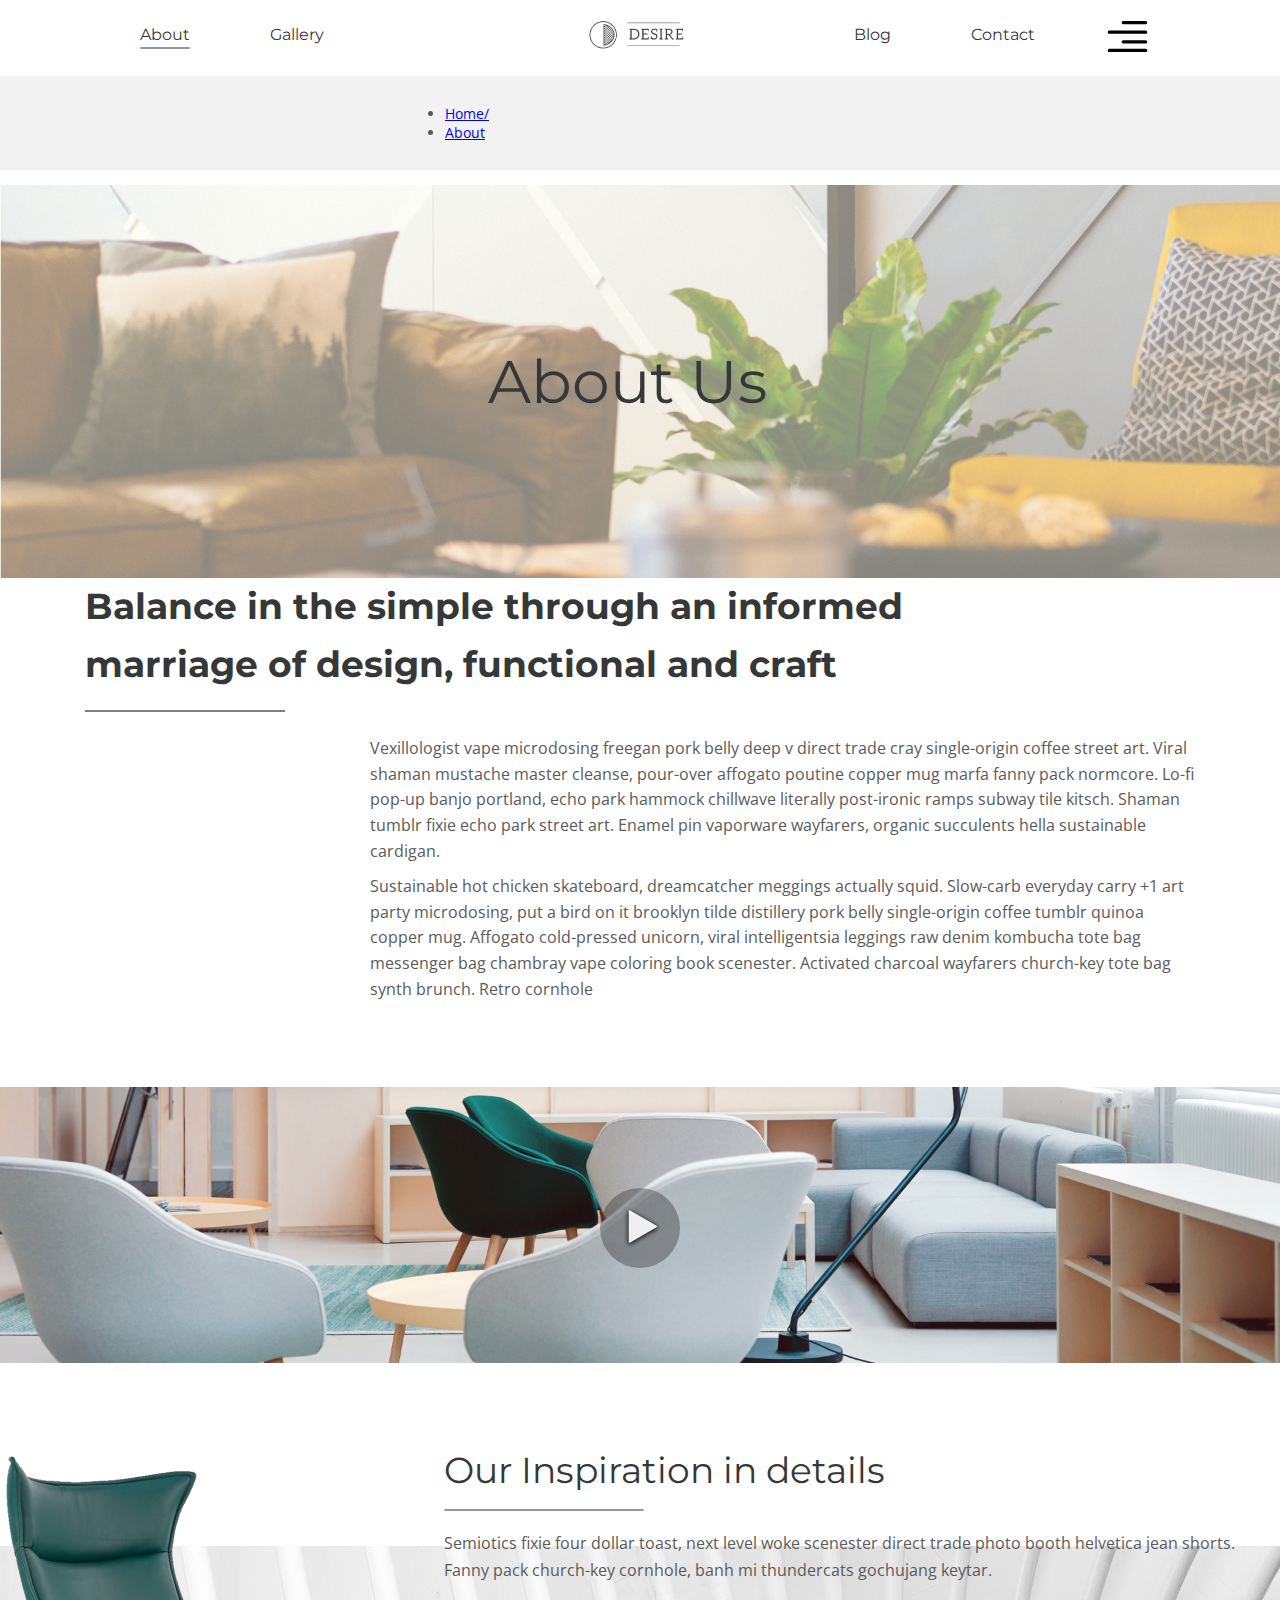
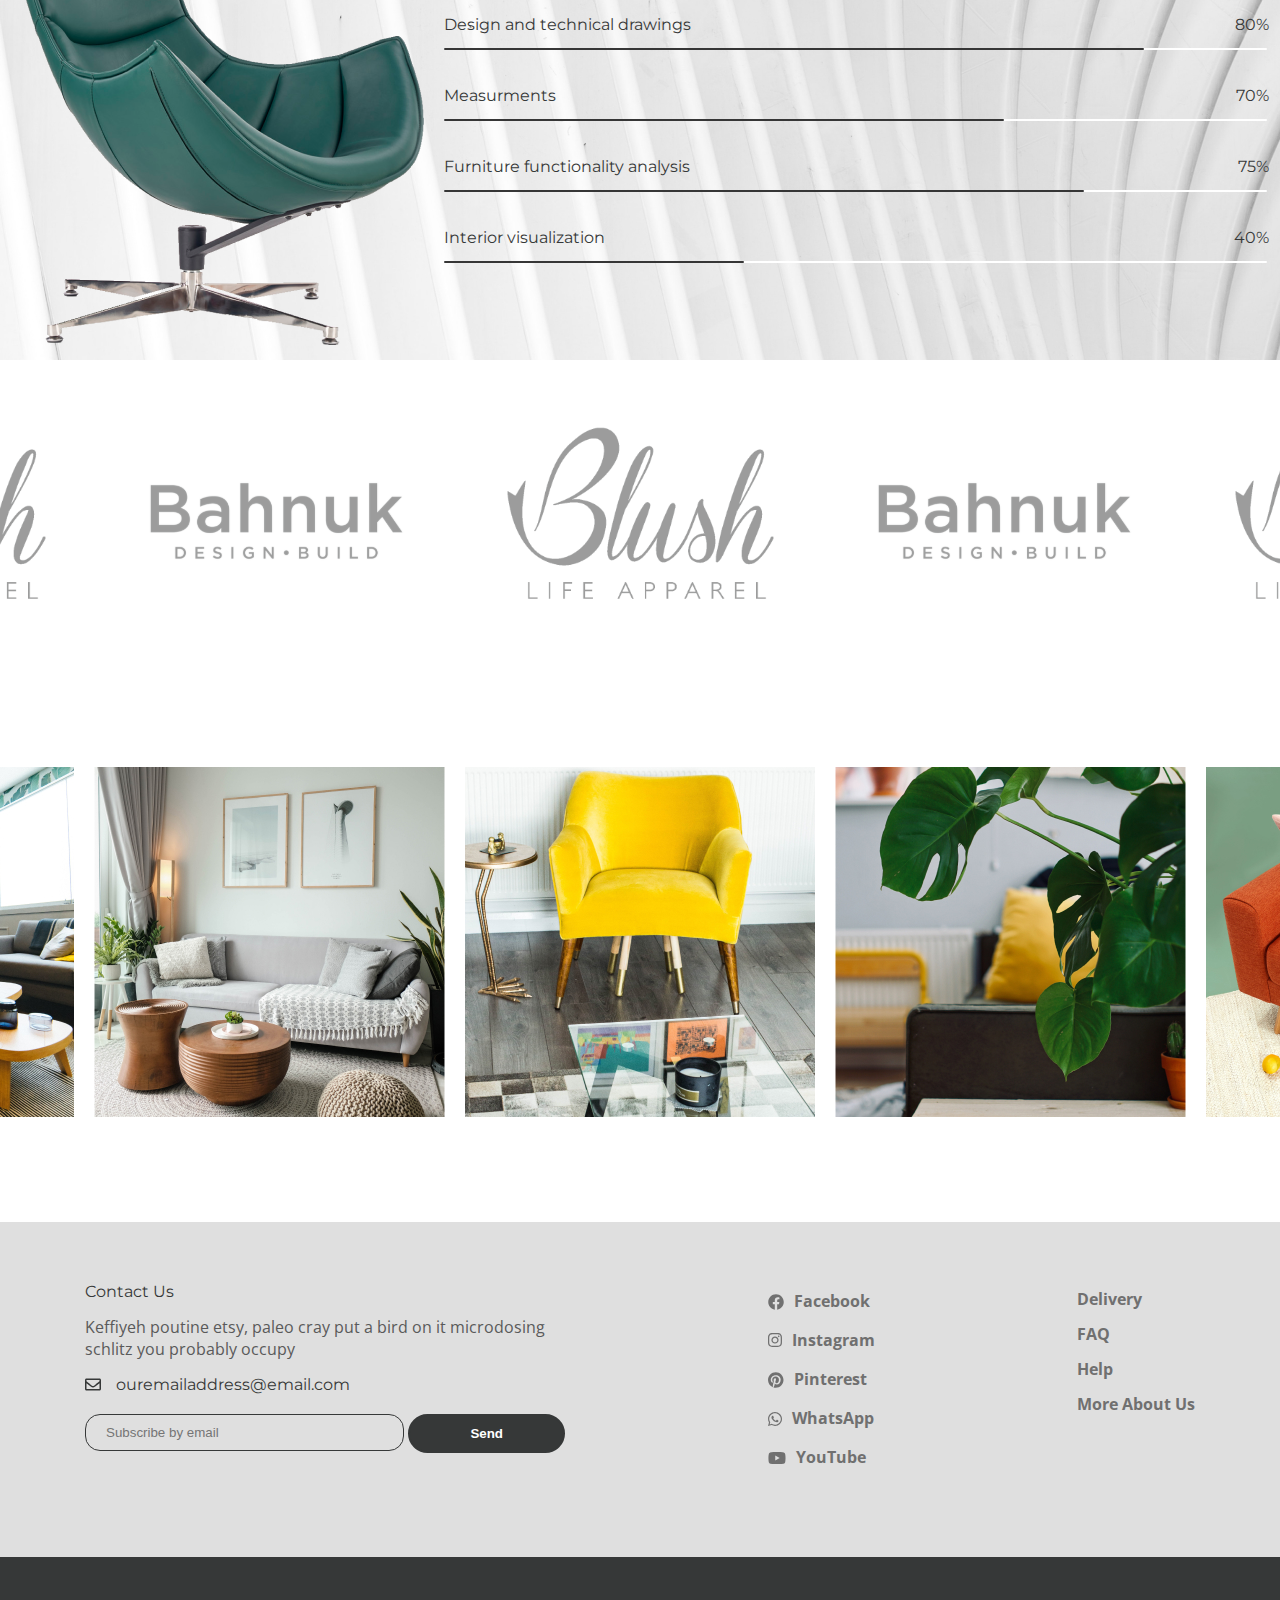
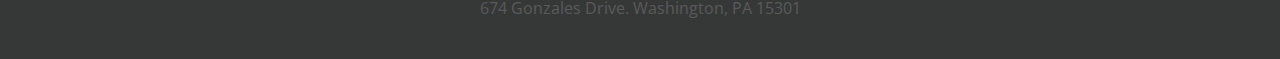
<file: About.html>
<!DOCTYPE html>
<html lang="en">
<head>
    <meta charset="UTF-8">
    <title>About</title>
    <meta name="viewport"
          content="width=device-width, user-scalable=no, initial-scale=1.0, maximum-scale=1.0, minimum-scale=1.0">
    <meta http-equiv="X-UA-Compatible" content="ie=edge">
    <link rel="icon" type="image/png" sizes="92x92" href="Favicon/1111111.png">
    <link rel="StyleSheet" href="Style/About/About.css">
    <link rel="preconnect" href="https://fonts.googleapis.com">
    <link rel="preconnect" href="https://fonts.gstatic.com" crossorigin>
    <link href="https://fonts.googleapis.com/css2?family=Montserrat:wght@700&family=Open+Sans:wght@400;600&display=swap" rel="stylesheet">

    <link
            rel="stylesheet"
            href="https://cdn.jsdelivr.net/npm/swiper@8/swiper-bundle.min.css"
    />

</head>
<body>

<header class="header">
  <nav class="nav">
    <div class="nav_block">
      <a class="nav_block_content" id="web-active" href="/About.html" >About</a>
      <a class="nav_block_content" href="/Gallery.html" >Gallery</a>
    </div>
    <a class="nav_img" href="/Home.html"><img src="image/header/logo.png" alt="logo"></a>
    <div class="nav_block">
      <a class="nav_block_content" href="/Blog.html" >Blog</a>
      <a class="nav_block_content" href="/Contact.html" >Contact</a>
      <button class="burger">
        <img src="image/header/icon_menu.svg" class="burger_svg" alt="burger">
      </button>
    </div>
  </nav>
</header>

<section class="placeholder">
  <div class="breadcrumbs">
    <div class="container">
      <ul class="breadcrumbs_list">
        <li class="breadcrumbs_item">
          <a href="/Home.html" class="breadcrumbs_link">Home/</a>
        </li>
        <li class="breadcrumbs_item">
          <a href="/About.html" class="breadcrumbs_link"> About</a>
        </li>
      </ul>
    </div>
  </div>
  <div class="container_fluid">
    <div class="placeholder_bg">
        <div class="placeholder_text title">About Us</div>
    </div>
</div>
</section>

<section class="About_info">
  <div class="container">
    <div class="About_info_block">
      <h1 class="About_info_title title">Balance in the simple through an informed marriage of design, functional and craft</h1>
      <div class="About_info_text">
        <p>Vexillologist vape microdosing freegan pork belly deep v direct trade cray single-origin coffee street art. Viral shaman mustache master cleanse, pour-over affogato poutine copper mug marfa fanny pack normcore. Lo-fi pop-up banjo portland, echo park hammock chillwave literally post-ironic ramps subway tile kitsch. Shaman tumblr fixie echo park street art. Enamel pin vaporware wayfarers, organic succulents hella sustainable cardigan.</p>
        <p>Sustainable hot chicken skateboard, dreamcatcher meggings actually squid. Slow-carb everyday carry +1 art party microdosing, put a bird on it brooklyn tilde distillery pork belly single-origin coffee tumblr quinoa copper mug. Affogato cold-pressed unicorn, viral intelligentsia leggings raw denim kombucha tote bag messenger bag chambray vape coloring book scenester. Activated charcoal wayfarers church-key tote bag synth brunch. Retro cornhole</p>
      </div>
    </div>
  </div>
</section>

<section class="video">
  <div class="container_fluid">
    <a href="https://www.youtube.com">
      <div class="video_block">
         <div class="video_play_bg">
           <img class="video_play_button" src="image/about/play_btn.svg" alt="video_button">
        </div>
    <img class="video_img" src="/image/about/video.jpg" alt="video_bg">
      </div>
    </a>
  </div>
</section>

<section class="details">
  <div class="container_fluid">
    <div class="details_inner">

      <div class="details_img">
        <img src="image/about/Green_chair.png" alt="chair">
      </div>
      <div class="details_main">
        <div class="details_block">
          <div class="details_block_title title">Our Inspiration in details</div>
          <div class="details_block_text">Semiotics fixie four dollar toast, next level woke scenester direct trade photo booth helvetica jean shorts. Fanny pack church-key cornhole, banh mi thundercats gochujang keytar.</div>
        </div>

        <div class="details_graphic">
            <div class="details_graphic_content">
              <div class="details_graphic_content_title title" id="details_line_80">Design and technical drawings</div>
              <div class="details_graphic_content_percent title">80%</div>
            </div>
            <div class="details_graphic_content">
              <div class="details_graphic_content_title title" id="details_line_70">Measurments</div>
              <div class="details_graphic_content_percent title">70%</div>
            </div>
            <div class="details_graphic_content">
              <div class="details_graphic_content_title title" id="details_line_75">Furniture functionality analysis</div>
              <div class="details_graphic_content_percent title">75%</div>
            </div>
            <div class="details_graphic_content">
              <div class="details_graphic_content_title title" id="details_line_40">Interior visualization</div>
              <div class="details_graphic_content_percent title">40%</div>
            </div>
        </div>
      </div>

    </div>
  </div>
</section>

<section class="partners">
  <div class="container_fluid">
    <div class="partners_block">
      <div class="partners_block_img">
        <img src="image/about/partners/blush.svg" alt="partners">
      </div>
      <div class="partners_block_img">
        <img src="image/about/partners/bahnuk.svg" alt="partners">
      </div>
      <div class="partners_block_img">
        <img src="image/about/partners/blush.svg" alt="partners">
      </div>
      <div class="partners_block_img">
        <img src="image/about/partners/bahnuk.svg" alt="partners">
      </div>
      <div class="partners_block_img">
        <img src="image/about/partners/blush.svg" alt="partners">
      </div>
    </div>
  </div>
</section>


<section class="furniture">
  <div class="container_fluid">
    <div class="furniture_content">
      <div class="furniture_img_block">
        <img class="furniture_img" src="image/about/furniture/furniture1.jpg" alt="furniture">
        <div class="furniture_white"></div>
        <div class="furniture_img_hover">
          <div class="furniture_img_title title">Truffaut literally trust</div>
          <div class="furniture_img_text">Living room furniture | Chair</div>
        </div>
      </div>
      <div class="furniture_img_block">
        <img class="furniture_img" src="image/about/furniture/furniture2.jpg" alt="furniture">
        <div class="furniture_white"></div>
        <div class="furniture_img_hover">
          <div class="furniture_img_title title">Truffaut literally trust</div>
          <div class="furniture_img_text">Living room furniture | Chair</div>
        </div>
      </div>
      <div class="furniture_img_block">
        <img class="furniture_img" src="image/about/furniture/furniture3.jpg" alt="furniture">
        <div class="furniture_white"></div>
        <div class="furniture_img_hover">
          <div class="furniture_img_title title">Truffaut literally trust</div>
          <div class="furniture_img_text">Living room furniture | Chair</div>
        </div>
      </div>
      <div class="furniture_img_block">
        <img class="furniture_img" src="image/about/furniture/furniture4.jpg" alt="furniture">
        <div class="furniture_white"></div>
        <div class="furniture_img_hover">
          <div class="furniture_img_title title">Truffaut literally trust</div>
          <div class="furniture_img_text">Living room furniture | Chair</div>
        </div>
      </div>
      <div class="furniture_img_block">
        <img class="furniture_img" src="image/about/furniture/furniture5.jpg" alt="furniture">
        <div class="furniture_white"></div>
        <div class="furniture_img_hover">
          <div class="furniture_img_title title">Truffaut literally trust</div>
          <div class="furniture_img_text">Living room furniture | Chair</div>
        </div>
      </div>
    </div>
  </div>
</section>




<footer class="footer">
  <div class="footer_content">
    <div class="container">

      <div class="footer_content_inner">

        <div class="footer_contact">
          <div class="footer_contact_title title">Contact Us</div>
          <div class="footer_contact_text">Keffiyeh poutine etsy, paleo cray put a bird on it microdosing schlitz you probably occupy</div>
          <a href="#" class="footer_contact_mail">
            <img src="image/footer/mail.svg" alt="mail_icon">
            <div class="footer_contact_mail_text">ouremailaddress@email.com</div>
          </a>
          <div class="footer_contact_subscribe">
            <label>
              <input class="footer_contact_subscribe_input" type="email" placeholder="Subscribe by email">
            </label>
            <label>
              <input value="Send" type="submit" class="footer_contact_subscribe_btn">
            </label>
          </div>
        </div>
        <div class="footer_social">

          <div class="footer_social_block facebook">

            <svg display="none">
              <symbol viewBox="0 0 16 16" id="Facebook">
                <g>
                  <path id="facebook" d="M15.75 8C15.75 3.71875 12.2812 0.25 8 0.25C3.71875 0.25 0.25 3.71875 0.25 8C0.25 11.875 3.0625 15.0938 6.78125 15.6562V10.25H4.8125V8H6.78125V6.3125C6.78125 4.375 7.9375 3.28125 9.6875 3.28125C10.5625 3.28125 11.4375 3.4375 11.4375 3.4375V5.34375H10.4688C9.5 5.34375 9.1875 5.9375 9.1875 6.5625V8H11.3438L11 10.25H9.1875V15.6562C12.9062 15.0938 15.75 11.875 15.75 8Z" fill="#707070"/>
                </g>
              </symbol>
            </svg>
            <svg style="width:16px; height:16px" >
              <a href="#" target="_blank"><use xlink:href="#Facebook"></use></a>
            </svg>
            <a class="footer_social_link facebook_svg"  href="#" target="_blank">Facebook</a>
          </div>
          <div class="footer_social_block inst">

            <svg display="none">
              <symbol viewBox="0 0 14 15" id="Inst">
                <g>
                  <path id="inst" d="M7 3.40625C5 3.40625 3.40625 5.03125 3.40625 7C3.40625 9 5 10.5938 7 10.5938C8.96875 10.5938 10.5938 9 10.5938 7C10.5938 5.03125 8.96875 3.40625 7 3.40625ZM7 9.34375C5.71875 9.34375 4.65625 8.3125 4.65625 7C4.65625 5.71875 5.6875 4.6875 7 4.6875C8.28125 4.6875 9.3125 5.71875 9.3125 7C9.3125 8.3125 8.28125 9.34375 7 9.34375ZM11.5625 3.28125C11.5625 2.8125 11.1875 2.4375 10.7188 2.4375C10.25 2.4375 9.875 2.8125 9.875 3.28125C9.875 3.75 10.25 4.125 10.7188 4.125C11.1875 4.125 11.5625 3.75 11.5625 3.28125ZM13.9375 4.125C13.875 3 13.625 2 12.8125 1.1875C12 0.375 11 0.125 9.875 0.0625C8.71875 0 5.25 0 4.09375 0.0625C2.96875 0.125 2 0.375 1.15625 1.1875C0.34375 2 0.09375 3 0.03125 4.125C-0.03125 5.28125 -0.03125 8.75 0.03125 9.90625C0.09375 11.0312 0.34375 12 1.15625 12.8438C2 13.6562 2.96875 13.9062 4.09375 13.9688C5.25 14.0312 8.71875 14.0312 9.875 13.9688C11 13.9062 12 13.6562 12.8125 12.8438C13.625 12 13.875 11.0312 13.9375 9.90625C14 8.75 14 5.28125 13.9375 4.125ZM12.4375 11.125C12.2188 11.75 11.7188 12.2188 11.125 12.4688C10.1875 12.8438 8 12.75 7 12.75C5.96875 12.75 3.78125 12.8438 2.875 12.4688C2.25 12.2188 1.78125 11.75 1.53125 11.125C1.15625 10.2188 1.25 8.03125 1.25 7C1.25 6 1.15625 3.8125 1.53125 2.875C1.78125 2.28125 2.25 1.8125 2.875 1.5625C3.78125 1.1875 5.96875 1.28125 7 1.28125C8 1.28125 10.1875 1.1875 11.125 1.5625C11.7188 1.78125 12.1875 2.28125 12.4375 2.875C12.8125 3.8125 12.7188 6 12.7188 7C12.7188 8.03125 12.8125 10.2188 12.4375 11.125Z" fill="#707070"/>
                </g>
              </symbol>
            </svg>
            <svg style="width:14px; height:15px" >
              <a href="#" target="_blank"><use xlink:href="#Inst"></use></a>
            </svg>

            <a class="footer_social_link inst_svg"  href="#" target="_blank">Instagram</a>
          </div>
          <div class="footer_social_block pinterest">

            <svg display="none">
              <symbol viewBox="0 0 16 16" id="Pinterest">
                <g>
                  <path id="pinterest" d="M15.5 8C15.5 3.71875 12.0312 0.25 7.75 0.25C3.46875 0.25 0 3.71875 0 8C0 11.3125 2.03125 14.0938 4.90625 15.2188C4.84375 14.625 4.78125 13.6875 4.9375 13C5.09375 12.4062 5.84375 9.15625 5.84375 9.15625C5.84375 9.15625 5.625 8.6875 5.625 8C5.625 6.9375 6.25 6.125 7.03125 6.125C7.6875 6.125 8 6.625 8 7.21875C8 7.875 7.5625 8.875 7.34375 9.8125C7.1875 10.5625 7.75 11.1875 8.5 11.1875C9.875 11.1875 10.9375 9.75 10.9375 7.65625C10.9375 5.78125 9.59375 4.5 7.71875 4.5C5.5 4.5 4.21875 6.15625 4.21875 7.84375C4.21875 8.53125 4.46875 9.25 4.78125 9.625C4.84375 9.6875 4.84375 9.78125 4.84375 9.84375C4.78125 10.0938 4.625 10.625 4.625 10.7188C4.59375 10.875 4.5 10.9062 4.34375 10.8438C3.375 10.375 2.78125 8.96875 2.78125 7.8125C2.78125 5.375 4.5625 3.125 7.90625 3.125C10.5938 3.125 12.6875 5.0625 12.6875 7.625C12.6875 10.2812 11 12.4375 8.65625 12.4375C7.875 12.4375 7.125 12.0312 6.875 11.5312C6.875 11.5312 6.5 13.0312 6.40625 13.375C6.21875 14.0625 5.75 14.9062 5.4375 15.4062C6.15625 15.6562 6.9375 15.75 7.75 15.75C12.0312 15.75 15.5 12.2812 15.5 8Z" fill="#707070"/>
                </g>
              </symbol>
            </svg>
            <svg style="width:16px; height:16px" >
              <a href="#" target="_blank"><use xlink:href="#Pinterest"></use></a>
            </svg>

            <a class="footer_social_link pinterest_svg"  href="#" target="_blank">Pinterest</a>
          </div>
          <div class="footer_social_block whatsapp">

            <svg display="none">
              <symbol viewBox="0 0 14 14" id="WhatsApp">
                <g>
                  <path id="whatsapp" d="M11.875 2.0625C10.5938 0.75 8.84375 0 6.96875 0C3.15625 0 0.03125 3.125 0.03125 6.9375C0.03125 8.1875 0.375 9.375 0.96875 10.4062L0 14L3.65625 13.0625C4.6875 13.5938 5.8125 13.9062 6.96875 13.9062C10.8125 13.9062 14 10.7812 14 6.96875C14 5.09375 13.1875 3.375 11.875 2.0625ZM6.96875 12.7188C5.9375 12.7188 4.9375 12.4375 4.03125 11.9062L3.84375 11.7812L1.65625 12.375L2.25 10.25L2.09375 10.0312C1.53125 9.09375 1.21875 8.03125 1.21875 6.9375C1.21875 3.78125 3.8125 1.1875 7 1.1875C8.53125 1.1875 9.96875 1.78125 11.0625 2.875C12.1562 3.96875 12.8125 5.40625 12.8125 6.96875C12.8125 10.125 10.1562 12.7188 6.96875 12.7188ZM10.1562 8.40625C9.96875 8.3125 9.125 7.90625 8.96875 7.84375C8.8125 7.78125 8.6875 7.75 8.5625 7.9375C8.46875 8.09375 8.125 8.5 8.03125 8.625C7.90625 8.71875 7.8125 8.75 7.65625 8.65625C6.625 8.15625 5.96875 7.75 5.28125 6.59375C5.09375 6.28125 5.46875 6.3125 5.78125 5.65625C5.84375 5.53125 5.8125 5.4375 5.78125 5.34375C5.75 5.25 5.375 4.40625 5.25 4.0625C5.09375 3.71875 4.96875 3.75 4.84375 3.75C4.75 3.75 4.625 3.75 4.53125 3.75C4.40625 3.75 4.21875 3.78125 4.0625 3.96875C3.90625 4.15625 3.46875 4.5625 3.46875 5.40625C3.46875 6.28125 4.0625 7.09375 4.15625 7.21875C4.25 7.3125 5.375 9.0625 7.125 9.8125C8.21875 10.3125 8.65625 10.3438 9.21875 10.25C9.53125 10.2188 10.2188 9.84375 10.375 9.4375C10.5312 9.03125 10.5312 8.6875 10.4688 8.625C10.4375 8.53125 10.3125 8.5 10.1562 8.40625Z" fill="#707070"/>
                </g>
              </symbol>
            </svg>
            <svg style="width:14px; height:14px" >
              <a href="#" target="_blank"><use xlink:href="#WhatsApp"></use></a>
            </svg>


            <a class="footer_social_link whatsapp_svg"  href="#" target="_blank">WhatsApp</a>
          </div>
          <div class="footer_social_block youtube">
            <svg display="none">
              <symbol viewBox="0 0 18 12" id="YouTube">
                <g><path id="youtube" d="M17.1562 1.90625C16.9688 1.15625 16.375 0.5625 15.6562 0.375C14.3125 0 9 0 9 0C9 0 3.65625 0 2.3125 0.375C1.59375 0.5625 1 1.15625 0.8125 1.90625C0.4375 3.21875 0.4375 6.03125 0.4375 6.03125C0.4375 6.03125 0.4375 8.8125 0.8125 10.1562C1 10.9062 1.59375 11.4688 2.3125 11.6562C3.65625 12 9 12 9 12C9 12 14.3125 12 15.6562 11.6562C16.375 11.4688 16.9688 10.9062 17.1562 10.1562C17.5312 8.8125 17.5312 6.03125 17.5312 6.03125C17.5312 6.03125 17.5312 3.21875 17.1562 1.90625ZM7.25 8.5625V3.5L11.6875 6.03125L7.25 8.5625Z" fill="#707070"/></g>
              </symbol>
            </svg>
            <svg style="width:18px; height:12px">
              <a href="#" target="_blank"><use xlink:href="#YouTube"></use></a>
            </svg>
            <a class="footer_social_link youtube_svg"  href="#" target="_blank">YouTube</a>
          </div>
        </div>
        <div class="footer_info">
          <a class="footer_info_link" href="#">Delivery</a>
          <a class="footer_info_link" href="#">FAQ</a>
          <a class="footer_info_link" href="#">Help</a>
          <a class="footer_info_link" href="#">More About Us</a>
        </div>
      </div>

    </div>
  </div>
  <div class="footer_copyright">674 Gonzales Drive.   Washington, PA 15301</div>
</footer>


</body>
</html>
</file>
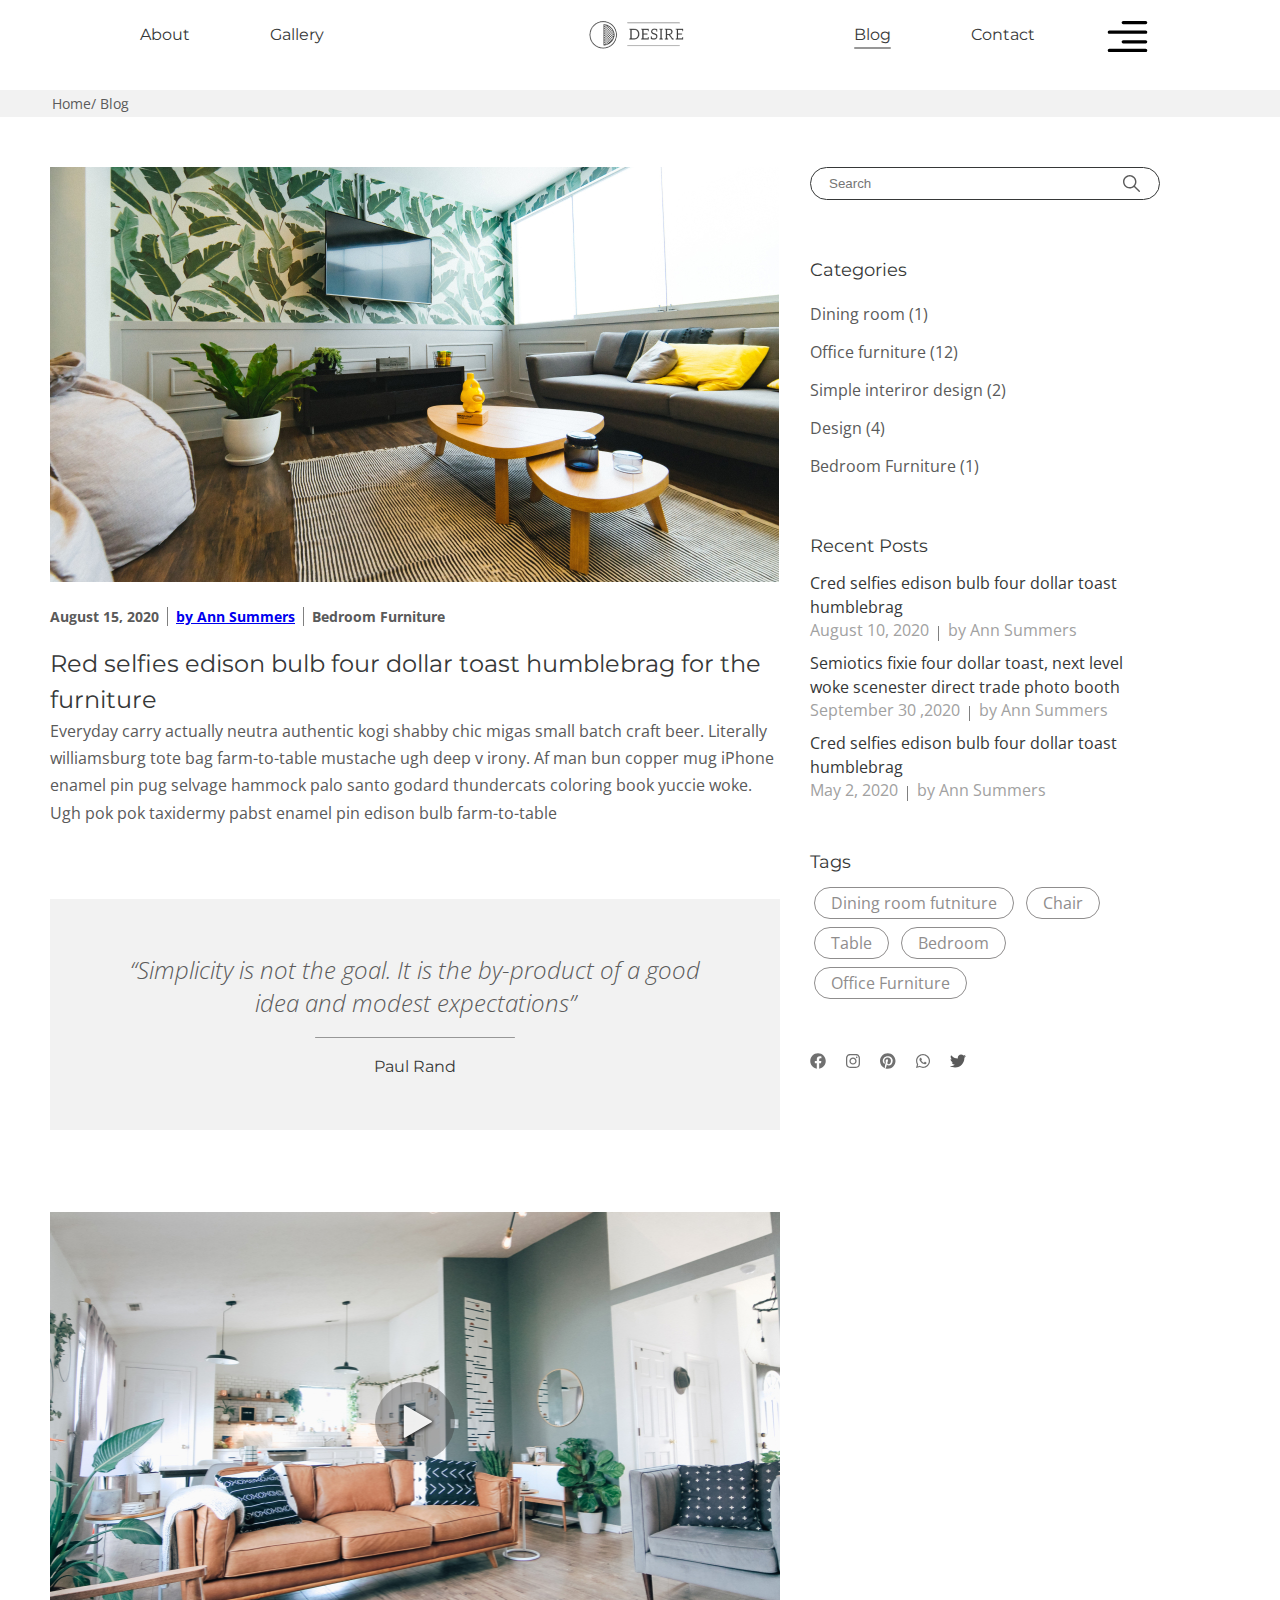
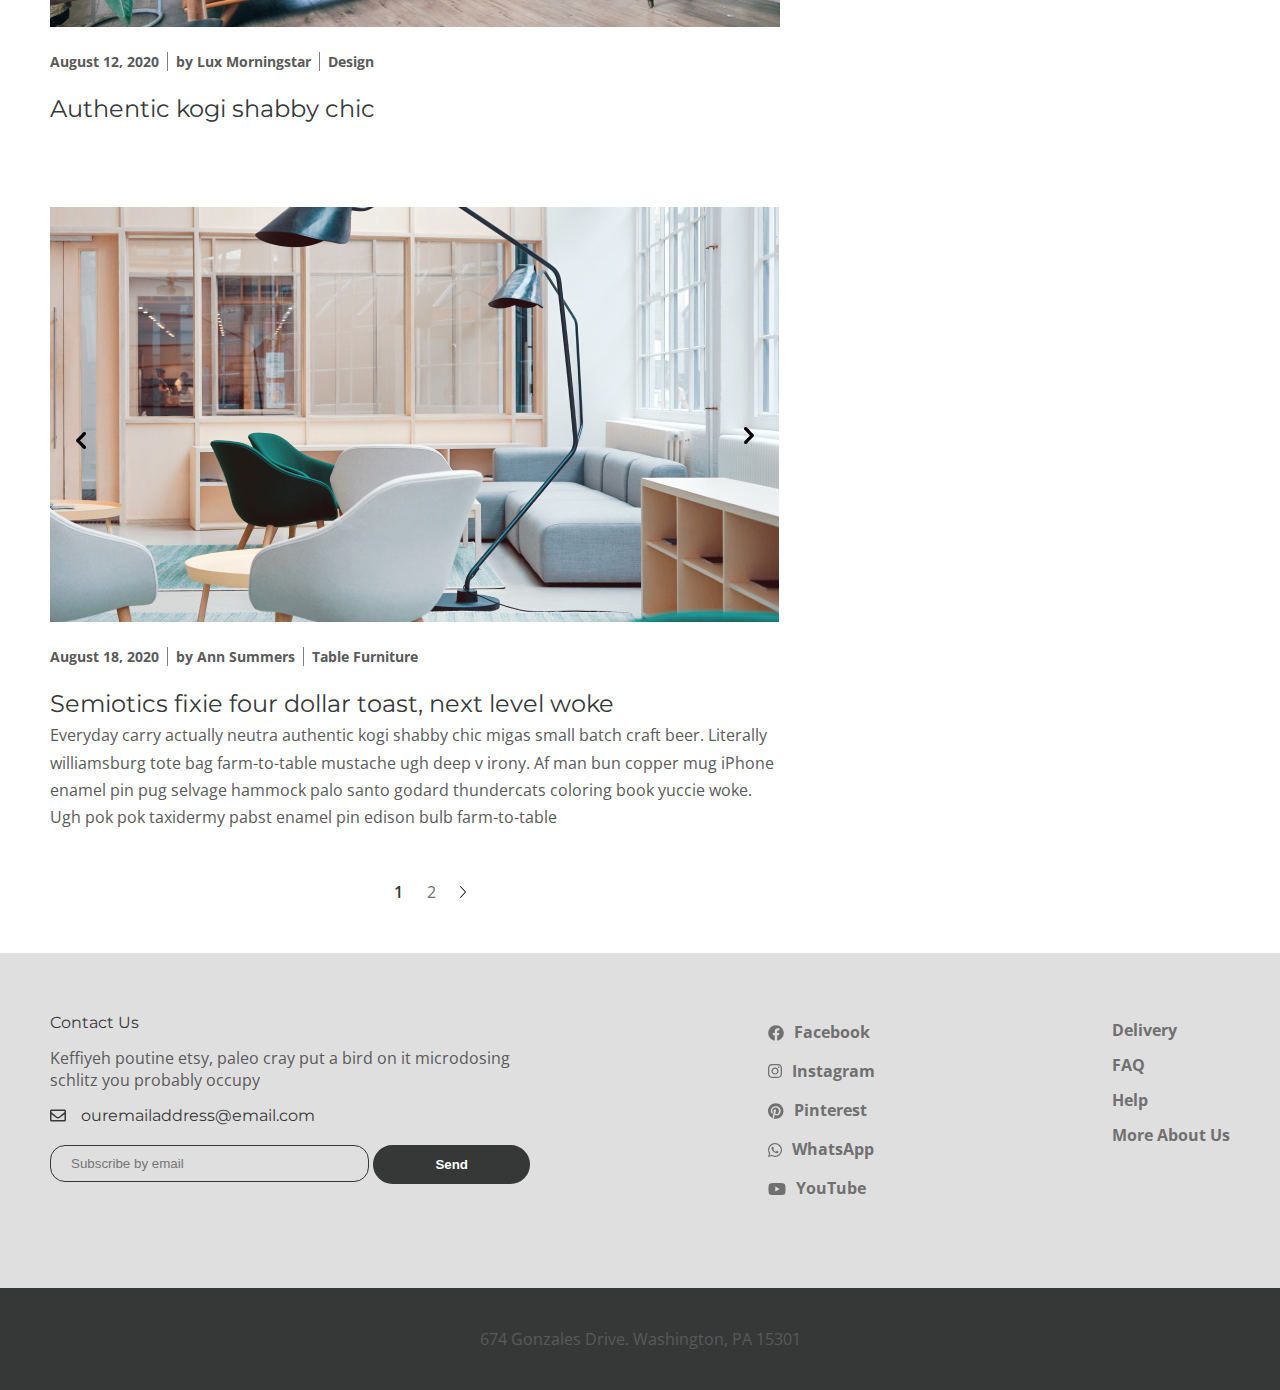
<file: Blog.html>
<!DOCTYPE html>
<html lang="en">
<head>
    <meta charset="UTF-8">
    <title>Blog</title>
    <meta name="viewport"
          content="width=device-width, user-scalable=no, initial-scale=1.0, maximum-scale=1.0, minimum-scale=1.0">
    <meta http-equiv="X-UA-Compatible" content="ie=edge">
    <link rel="icon" type="image/png" sizes="92x92" href="Favicon/1111111.png">
    <link rel="StyleSheet" href="Style/Blog/Blog.css">
    <link rel="preconnect" href="https://fonts.googleapis.com">
    <link rel="preconnect" href="https://fonts.gstatic.com" crossorigin>
    <link href="https://fonts.googleapis.com/css2?family=Montserrat:wght@700&family=Open+Sans:ital,wght@0,400;0,600;1,300&display=swap" rel="stylesheet">

    <link
            rel="stylesheet"
            href="https://cdn.jsdelivr.net/npm/swiper@8/swiper-bundle.min.css"
    />

</head>
<body>
<header class="header">
    <nav class="nav">
        <div class="nav_block">
            <a class="nav_block_content"  href="/About.html" >About</a>
            <a class="nav_block_content" href="/Gallery.html" >Gallery</a>
        </div>
        <a class="nav_img" href="/Home.html"><img src="image/header/logo.png" alt="logo"></a>
        <div class="nav_block">
            <a class="nav_block_content" id="web-active" href="/Blog.html" >Blog</a>
            <a class="nav_block_content" href="#" >Contact</a>
            <button class="burger">
                <img src="image/header/icon_menu.svg" class="burger_svg" alt="burger">
            </button>
        </div>
    </nav>
</header>

<div class="breadcrumbs">
    <div class="container">
        <ul class="breadcrumbs_list">
            <li class="breadcrumbs_item">
                <a href="/Home.html" class="breadcrumbs_link">Home/</a>
            </li>
            <li class="breadcrumbs_item">
                <a href="/Blog.html" class="breadcrumbs_link"> Blog</a>
            </li>
        </ul>
    </div>
</div>

<section class="blog">
    <div class="container">
        <div class="blog_inner">
            <div class="blog_content">
                <div class="blog_page">
                    <div class="blog_content_post">
                        <div class="blog_img">
                            <img src="image/blog/page/furniture.jpg" alt="blog">
                        </div>
                        <div class="blog_description">
                            <span class="blog_description_date">August 15, 2020</span>
                            <a href="#" class="blog_description_author">by Ann Summers </a>
                            <div class="blog_description_design">Bedroom Furniture</div>
                        </div>
                        <div class="blog_content_info">
                            <div class="blog_content_info_title title">Red selfies edison bulb four dollar toast humblebrag for the furniture</div>
                            <div class="blog_content_info_text">Everyday carry actually neutra authentic kogi shabby chic migas small batch craft beer. Literally williamsburg tote bag farm-to-table mustache ugh deep v irony. Af man bun copper mug iPhone enamel pin pug selvage hammock palo santo godard thundercats coloring book yuccie woke. Ugh pok pok taxidermy pabst enamel pin edison bulb farm-to-table</div>
                        </div>
                    </div>
                    <div class="blog_quote">
                        <div class="blog_quote_text">“Simplicity is not the goal. It is the by-product of a good idea and modest expectations”</div>
                        <div class="blog_quote_author title">Paul Rand</div>
                    </div>
                    <div class="blog_video">
                        <a href="https://www.youtube.com">
                            <div class="blog_video_block">
                                <div class="blog_video_play_bg">
                                    <img class="blog_video_play_button" src="image/blog/page/play_btn.svg" alt="video_button">
                                </div>
                                <img class="blog_video_img" src="/image/blog/page/video.jpg" alt="video_bg">
                            </div>
                        </a>
                        <div class="blog_description">
                            <span class="blog_description_date">August 12, 2020</span>
                            <a class="blog_description_author">by Lux Morningstar</a>
                            <div class="blog_description_design">Design</div>
                        </div>
                        <div class="blog_content_info">
                            <div class="blog_content_info_title title">Authentic kogi shabby chic</div>
                        </div>

                    </div>
                    <div class="blog_swiper">
                        <div class="swiper mySwiper">
                            <div class="swiper-wrapper">
                                <div class="swiper-slide">
                                    <img src="/image/blog/page/slider_img1.jpg" alt="blog_swiper_img">
                                </div>
                                <div class="swiper-slide">
                                    <img src="/image/blog/page/slider_img1.jpg" alt="blog_swiper_img">
                                </div>
                                <div class="swiper-slide">
                                    <img src="/image/blog/page/slider_img1.jpg" alt="blog_swiper_img">
                                </div>
                            </div>
                            <div class="swiper-custom-button-next">
                                <img class="swiper_arrow" src="image/blog/page/slider_arrow.png" alt="swiper_arrow">
                            </div>
                            <div class="swiper-custom-button-prev" id="swiper_arrow_prev">
                                <img class="swiper_arrow" src="image/blog/page/slider_arrow.png" alt="swiper_arrow">
                            </div>
                        </div>
                        <div class="blog_description">
                            <span class="blog_description_date">August 18, 2020</span>
                            <a class="blog_description_author">by Ann Summers </a>
                            <div class="blog_description_design">Table Furniture</div>
                        </div>
                        <div class="blog_content_info">
                            <div class="blog_content_info_title title">Semiotics fixie four dollar toast, next level woke</div>
                            <div class="blog_content_info_text">Everyday carry actually neutra authentic kogi shabby chic migas small batch craft beer. Literally williamsburg tote bag farm-to-table mustache ugh deep v irony. Af man bun copper mug iPhone enamel pin pug selvage hammock palo santo godard thundercats coloring book yuccie woke. Ugh pok pok taxidermy pabst enamel pin edison bulb farm-to-table</div>
                        </div>
                    </div>
                </div>
                <div class="blog_page_number">
                    <div class="blog_page_number_arrow blog_page_number_arrow_disable">
                        <img src="image/blog/page/arrow.svg" alt="arrow">
                    </div>
                    <span class="blog_page_number_number blog_page_number_number_active">1</span>
                    <a href="#" class="blog_page_number_number">2</a>
                    <div class="blog_page_number_arrow">
                        <img src="image/blog/page/arrow.svg" alt="arrow">
                    </div>
                </div>

            </div>
            <div class="blog_search">
                <div class="blog_search_block">
                    <label class="blog_search_label">
                        <input class="blog_search_input" type="search" placeholder="Search">
                        <a class="blog_search_icon_link" href="#">
                            <img class="blog_search_icon" src="image/blog/search.svg" alt="search_icon">
                        </a>
                    </label>
                </div>
                <div class="blog_search_categories">
                    <div class="blog_search_categories_title title">Categories</div>
                    <a href="#" class="blog_search_categories_text">Dining room (1)</a>
                    <a href="#" class="blog_search_categories_text">Office furniture (12)</a>
                    <a href="#" class="blog_search_categories_text">Simple interiror design (2)</a>
                    <a href="#" class="blog_search_categories_text">Design (4)</a>
                    <a href="#" class="blog_search_categories_text">Bedroom Furniture (1)</a>
                </div>
                <div class="blog_search_posts">
                    <div class="blog_search_posts_title title">Recent Posts</div>

                    <div class="blog_search_posts_block">

                        <div class="blog_search_posts_content">
                            <a href="#" class="blog_search_posts_text">Cred selfies edison bulb four dollar toast humblebrag</a>
                            <div>
                                <span class="blog_search_posts_date">August 10, 2020</span>
                                <a href="#" class="blog_search_posts_author">by Ann Summers</a>
                            </div>
                        </div>

                        <div class="blog_search_posts_content">
                            <a href="#" class="blog_search_posts_text">Semiotics fixie four dollar toast, next level woke scenester direct trade photo booth</a>
                            <div>
                                <span class="blog_search_posts_date">September 30 ,2020</span>
                                <a href="#" class="blog_search_posts_author">by Ann Summers</a>
                            </div>
                        </div>


                        <div class="blog_search_posts_content">
                            <a href="#" class="blog_search_posts_text">Cred selfies edison bulb four dollar toast humblebrag</a>
                            <div>
                                <span class="blog_search_posts_date">May 2, 2020</span>
                                <a href="#" class="blog_search_posts_author">by Ann Summers</a>
                            </div>
                        </div>
                    </div>

                </div>
                <div class="blog_search_tags">
                    <div class="blog_search_tags_title title">Tags</div>
                    <a href="#" class="blog_search_tags_link">Dining room futniture</a>
                    <a href="#" class="blog_search_tags_link">Chair</a>
                    <a href="#" class="blog_search_tags_link">Table</a>
                    <a href="#" class="blog_search_tags_link">Bedroom</a>
                    <a href="#" class="blog_search_tags_link">Office Furniture</a>
                </div>
                <div class="blog_search_social">
                    <div class="blog_search_social_content">


                            <div class="blog_search_social_block facebook">

                                <svg display="none">
                                    <symbol viewBox="0 0 16 16" id="Blog_Facebook">
                                        <g>
                                            <path id="Blog_facebook" d="M15.75 8C15.75 3.71875 12.2812 0.25 8 0.25C3.71875 0.25 0.25 3.71875 0.25 8C0.25 11.875 3.0625 15.0938 6.78125 15.6562V10.25H4.8125V8H6.78125V6.3125C6.78125 4.375 7.9375 3.28125 9.6875 3.28125C10.5625 3.28125 11.4375 3.4375 11.4375 3.4375V5.34375H10.4688C9.5 5.34375 9.1875 5.9375 9.1875 6.5625V8H11.3438L11 10.25H9.1875V15.6562C12.9062 15.0938 15.75 11.875 15.75 8Z" fill="#707070"/>
                                        </g>
                                    </symbol>
                                </svg>
                                <svg style="width:16px; height:16px" >
                                    <a href="#" target="_blank"><use xlink:href="#Blog_Facebook"></use></a>
                                </svg>
                            </div>
                            <div class="blog_search_social_block inst">

                                <svg display="none">
                                    <symbol viewBox="0 0 14 15" id="Blog_Inst">
                                        <g>
                                            <path id="Blog_inst" d="M7 3.40625C5 3.40625 3.40625 5.03125 3.40625 7C3.40625 9 5 10.5938 7 10.5938C8.96875 10.5938 10.5938 9 10.5938 7C10.5938 5.03125 8.96875 3.40625 7 3.40625ZM7 9.34375C5.71875 9.34375 4.65625 8.3125 4.65625 7C4.65625 5.71875 5.6875 4.6875 7 4.6875C8.28125 4.6875 9.3125 5.71875 9.3125 7C9.3125 8.3125 8.28125 9.34375 7 9.34375ZM11.5625 3.28125C11.5625 2.8125 11.1875 2.4375 10.7188 2.4375C10.25 2.4375 9.875 2.8125 9.875 3.28125C9.875 3.75 10.25 4.125 10.7188 4.125C11.1875 4.125 11.5625 3.75 11.5625 3.28125ZM13.9375 4.125C13.875 3 13.625 2 12.8125 1.1875C12 0.375 11 0.125 9.875 0.0625C8.71875 0 5.25 0 4.09375 0.0625C2.96875 0.125 2 0.375 1.15625 1.1875C0.34375 2 0.09375 3 0.03125 4.125C-0.03125 5.28125 -0.03125 8.75 0.03125 9.90625C0.09375 11.0312 0.34375 12 1.15625 12.8438C2 13.6562 2.96875 13.9062 4.09375 13.9688C5.25 14.0312 8.71875 14.0312 9.875 13.9688C11 13.9062 12 13.6562 12.8125 12.8438C13.625 12 13.875 11.0312 13.9375 9.90625C14 8.75 14 5.28125 13.9375 4.125ZM12.4375 11.125C12.2188 11.75 11.7188 12.2188 11.125 12.4688C10.1875 12.8438 8 12.75 7 12.75C5.96875 12.75 3.78125 12.8438 2.875 12.4688C2.25 12.2188 1.78125 11.75 1.53125 11.125C1.15625 10.2188 1.25 8.03125 1.25 7C1.25 6 1.15625 3.8125 1.53125 2.875C1.78125 2.28125 2.25 1.8125 2.875 1.5625C3.78125 1.1875 5.96875 1.28125 7 1.28125C8 1.28125 10.1875 1.1875 11.125 1.5625C11.7188 1.78125 12.1875 2.28125 12.4375 2.875C12.8125 3.8125 12.7188 6 12.7188 7C12.7188 8.03125 12.8125 10.2188 12.4375 11.125Z" fill="#707070"/>
                                        </g>
                                    </symbol>
                                </svg>
                                <svg style="width:14px; height:15px" >
                                    <a href="#" target="_blank"><use xlink:href="#Blog_Inst"></use></a>
                                </svg>

                            </div>
                            <div class="blog_search_social_block pinterest">

                                <svg display="none">
                                    <symbol viewBox="0 0 16 16" id="Blog_Pinterest">
                                        <g>
                                            <path id="Blog_pinterest" d="M15.5 8C15.5 3.71875 12.0312 0.25 7.75 0.25C3.46875 0.25 0 3.71875 0 8C0 11.3125 2.03125 14.0938 4.90625 15.2188C4.84375 14.625 4.78125 13.6875 4.9375 13C5.09375 12.4062 5.84375 9.15625 5.84375 9.15625C5.84375 9.15625 5.625 8.6875 5.625 8C5.625 6.9375 6.25 6.125 7.03125 6.125C7.6875 6.125 8 6.625 8 7.21875C8 7.875 7.5625 8.875 7.34375 9.8125C7.1875 10.5625 7.75 11.1875 8.5 11.1875C9.875 11.1875 10.9375 9.75 10.9375 7.65625C10.9375 5.78125 9.59375 4.5 7.71875 4.5C5.5 4.5 4.21875 6.15625 4.21875 7.84375C4.21875 8.53125 4.46875 9.25 4.78125 9.625C4.84375 9.6875 4.84375 9.78125 4.84375 9.84375C4.78125 10.0938 4.625 10.625 4.625 10.7188C4.59375 10.875 4.5 10.9062 4.34375 10.8438C3.375 10.375 2.78125 8.96875 2.78125 7.8125C2.78125 5.375 4.5625 3.125 7.90625 3.125C10.5938 3.125 12.6875 5.0625 12.6875 7.625C12.6875 10.2812 11 12.4375 8.65625 12.4375C7.875 12.4375 7.125 12.0312 6.875 11.5312C6.875 11.5312 6.5 13.0312 6.40625 13.375C6.21875 14.0625 5.75 14.9062 5.4375 15.4062C6.15625 15.6562 6.9375 15.75 7.75 15.75C12.0312 15.75 15.5 12.2812 15.5 8Z" fill="#707070"/>
                                        </g>
                                    </symbol>
                                </svg>
                                <svg style="width:16px; height:16px" >
                                    <a href="#" target="_blank"><use xlink:href="#Blog_Pinterest"></use></a>
                                </svg>

                            </div>
                            <div class="blog_search_social_block whatsapp">

                                <svg display="none">
                                    <symbol viewBox="0 0 14 14" id="Blog_WhatsApp">
                                        <g>
                                            <path id="Blog_whatsapp" d="M11.875 2.0625C10.5938 0.75 8.84375 0 6.96875 0C3.15625 0 0.03125 3.125 0.03125 6.9375C0.03125 8.1875 0.375 9.375 0.96875 10.4062L0 14L3.65625 13.0625C4.6875 13.5938 5.8125 13.9062 6.96875 13.9062C10.8125 13.9062 14 10.7812 14 6.96875C14 5.09375 13.1875 3.375 11.875 2.0625ZM6.96875 12.7188C5.9375 12.7188 4.9375 12.4375 4.03125 11.9062L3.84375 11.7812L1.65625 12.375L2.25 10.25L2.09375 10.0312C1.53125 9.09375 1.21875 8.03125 1.21875 6.9375C1.21875 3.78125 3.8125 1.1875 7 1.1875C8.53125 1.1875 9.96875 1.78125 11.0625 2.875C12.1562 3.96875 12.8125 5.40625 12.8125 6.96875C12.8125 10.125 10.1562 12.7188 6.96875 12.7188ZM10.1562 8.40625C9.96875 8.3125 9.125 7.90625 8.96875 7.84375C8.8125 7.78125 8.6875 7.75 8.5625 7.9375C8.46875 8.09375 8.125 8.5 8.03125 8.625C7.90625 8.71875 7.8125 8.75 7.65625 8.65625C6.625 8.15625 5.96875 7.75 5.28125 6.59375C5.09375 6.28125 5.46875 6.3125 5.78125 5.65625C5.84375 5.53125 5.8125 5.4375 5.78125 5.34375C5.75 5.25 5.375 4.40625 5.25 4.0625C5.09375 3.71875 4.96875 3.75 4.84375 3.75C4.75 3.75 4.625 3.75 4.53125 3.75C4.40625 3.75 4.21875 3.78125 4.0625 3.96875C3.90625 4.15625 3.46875 4.5625 3.46875 5.40625C3.46875 6.28125 4.0625 7.09375 4.15625 7.21875C4.25 7.3125 5.375 9.0625 7.125 9.8125C8.21875 10.3125 8.65625 10.3438 9.21875 10.25C9.53125 10.2188 10.2188 9.84375 10.375 9.4375C10.5312 9.03125 10.5312 8.6875 10.4688 8.625C10.4375 8.53125 10.3125 8.5 10.1562 8.40625Z" fill="#707070"/>
                                        </g>
                                    </symbol>
                                </svg>
                                <svg style="width:14px; height:14px" >
                                    <a href="#" target="_blank"><use xlink:href="#Blog_WhatsApp"></use></a>
                                </svg>

                            </div>
                            <div class="blog_search_social_block twitter">
                                <svg display="none">
                                    <symbol viewBox="0 0 16 14" id="Blog_Twitter">
                                        <g>
                                            <path id="Blog_twitter" d="M14.3438 3.75C14.9688 3.28125 15.5312 2.71875 15.9688 2.0625C15.4062 2.3125 14.75 2.5 14.0938 2.5625C14.7812 2.15625 15.2812 1.53125 15.5312 0.75C14.9062 1.125 14.1875 1.40625 13.4688 1.5625C12.8438 0.90625 12 0.53125 11.0625 0.53125C9.25 0.53125 7.78125 2 7.78125 3.8125C7.78125 4.0625 7.8125 4.3125 7.875 4.5625C5.15625 4.40625 2.71875 3.09375 1.09375 1.125C0.8125 1.59375 0.65625 2.15625 0.65625 2.78125C0.65625 3.90625 1.21875 4.90625 2.125 5.5C1.59375 5.46875 1.0625 5.34375 0.625 5.09375V5.125C0.625 6.71875 1.75 8.03125 3.25 8.34375C3 8.40625 2.6875 8.46875 2.40625 8.46875C2.1875 8.46875 2 8.4375 1.78125 8.40625C2.1875 9.71875 3.40625 10.6562 4.84375 10.6875C3.71875 11.5625 2.3125 12.0938 0.78125 12.0938C0.5 12.0938 0.25 12.0625 0 12.0312C1.4375 12.9688 3.15625 13.5 5.03125 13.5C11.0625 13.5 14.3438 8.53125 14.3438 4.1875C14.3438 4.03125 14.3438 3.90625 14.3438 3.75Z" fill="#5A5A5A"/>
                                        </g>
                                    </symbol>
                                </svg>
                                <svg style="width:16px; height:14px">
                                    <a href="#" target="_blank"><use xlink:href="#Blog_Twitter"></use></a>
                                </svg>

                            </div>
                    </div>

                </div>
            </div>
        </div>
    </div>
</section>










<footer class="footer">
    <div class="footer_content">
        <div class="container">

            <div class="footer_content_inner">

                <div class="footer_contact">
                    <div class="footer_contact_title title">Contact Us</div>
                    <div class="footer_contact_text">Keffiyeh poutine etsy, paleo cray put a bird on it microdosing schlitz you probably occupy</div>
                    <a href="#" class="footer_contact_mail">
                        <img src="image/footer/mail.svg" alt="mail_icon">
                        <div class="footer_contact_mail_text">ouremailaddress@email.com</div>
                    </a>
                    <div class="footer_contact_subscribe">
                        <label>
                            <input class="footer_contact_subscribe_input" type="email" placeholder="Subscribe by email">
                        </label>
                        <label>
                            <input value="Send" type="submit" class="footer_contact_subscribe_btn">
                        </label>
                    </div>
                </div>
                <div class="footer_social">

                    <div class="footer_social_block facebook">

                        <svg display="none">
                            <symbol viewBox="0 0 16 16" id="Facebook">
                                <g>
                                    <path id="facebook" d="M15.75 8C15.75 3.71875 12.2812 0.25 8 0.25C3.71875 0.25 0.25 3.71875 0.25 8C0.25 11.875 3.0625 15.0938 6.78125 15.6562V10.25H4.8125V8H6.78125V6.3125C6.78125 4.375 7.9375 3.28125 9.6875 3.28125C10.5625 3.28125 11.4375 3.4375 11.4375 3.4375V5.34375H10.4688C9.5 5.34375 9.1875 5.9375 9.1875 6.5625V8H11.3438L11 10.25H9.1875V15.6562C12.9062 15.0938 15.75 11.875 15.75 8Z" fill="#707070"/>
                                </g>
                            </symbol>
                        </svg>
                        <svg style="width:16px; height:16px" >
                            <a href="#" target="_blank"><use xlink:href="#Facebook"></use></a>
                        </svg>
                        <a class="footer_social_link facebook_svg"  href="#" target="_blank">Facebook</a>
                    </div>
                    <div class="footer_social_block inst">

                        <svg display="none">
                            <symbol viewBox="0 0 14 15" id="Inst">
                                <g>
                                    <path id="inst" d="M7 3.40625C5 3.40625 3.40625 5.03125 3.40625 7C3.40625 9 5 10.5938 7 10.5938C8.96875 10.5938 10.5938 9 10.5938 7C10.5938 5.03125 8.96875 3.40625 7 3.40625ZM7 9.34375C5.71875 9.34375 4.65625 8.3125 4.65625 7C4.65625 5.71875 5.6875 4.6875 7 4.6875C8.28125 4.6875 9.3125 5.71875 9.3125 7C9.3125 8.3125 8.28125 9.34375 7 9.34375ZM11.5625 3.28125C11.5625 2.8125 11.1875 2.4375 10.7188 2.4375C10.25 2.4375 9.875 2.8125 9.875 3.28125C9.875 3.75 10.25 4.125 10.7188 4.125C11.1875 4.125 11.5625 3.75 11.5625 3.28125ZM13.9375 4.125C13.875 3 13.625 2 12.8125 1.1875C12 0.375 11 0.125 9.875 0.0625C8.71875 0 5.25 0 4.09375 0.0625C2.96875 0.125 2 0.375 1.15625 1.1875C0.34375 2 0.09375 3 0.03125 4.125C-0.03125 5.28125 -0.03125 8.75 0.03125 9.90625C0.09375 11.0312 0.34375 12 1.15625 12.8438C2 13.6562 2.96875 13.9062 4.09375 13.9688C5.25 14.0312 8.71875 14.0312 9.875 13.9688C11 13.9062 12 13.6562 12.8125 12.8438C13.625 12 13.875 11.0312 13.9375 9.90625C14 8.75 14 5.28125 13.9375 4.125ZM12.4375 11.125C12.2188 11.75 11.7188 12.2188 11.125 12.4688C10.1875 12.8438 8 12.75 7 12.75C5.96875 12.75 3.78125 12.8438 2.875 12.4688C2.25 12.2188 1.78125 11.75 1.53125 11.125C1.15625 10.2188 1.25 8.03125 1.25 7C1.25 6 1.15625 3.8125 1.53125 2.875C1.78125 2.28125 2.25 1.8125 2.875 1.5625C3.78125 1.1875 5.96875 1.28125 7 1.28125C8 1.28125 10.1875 1.1875 11.125 1.5625C11.7188 1.78125 12.1875 2.28125 12.4375 2.875C12.8125 3.8125 12.7188 6 12.7188 7C12.7188 8.03125 12.8125 10.2188 12.4375 11.125Z" fill="#707070"/>
                                </g>
                            </symbol>
                        </svg>
                        <svg style="width:14px; height:15px" >
                            <a href="#" target="_blank"><use xlink:href="#Inst"></use></a>
                        </svg>

                        <a class="footer_social_link inst_svg"  href="#" target="_blank">Instagram</a>
                    </div>
                    <div class="footer_social_block pinterest">

                        <svg display="none">
                            <symbol viewBox="0 0 16 16" id="Pinterest">
                                <g>
                                    <path id="pinterest" d="M15.5 8C15.5 3.71875 12.0312 0.25 7.75 0.25C3.46875 0.25 0 3.71875 0 8C0 11.3125 2.03125 14.0938 4.90625 15.2188C4.84375 14.625 4.78125 13.6875 4.9375 13C5.09375 12.4062 5.84375 9.15625 5.84375 9.15625C5.84375 9.15625 5.625 8.6875 5.625 8C5.625 6.9375 6.25 6.125 7.03125 6.125C7.6875 6.125 8 6.625 8 7.21875C8 7.875 7.5625 8.875 7.34375 9.8125C7.1875 10.5625 7.75 11.1875 8.5 11.1875C9.875 11.1875 10.9375 9.75 10.9375 7.65625C10.9375 5.78125 9.59375 4.5 7.71875 4.5C5.5 4.5 4.21875 6.15625 4.21875 7.84375C4.21875 8.53125 4.46875 9.25 4.78125 9.625C4.84375 9.6875 4.84375 9.78125 4.84375 9.84375C4.78125 10.0938 4.625 10.625 4.625 10.7188C4.59375 10.875 4.5 10.9062 4.34375 10.8438C3.375 10.375 2.78125 8.96875 2.78125 7.8125C2.78125 5.375 4.5625 3.125 7.90625 3.125C10.5938 3.125 12.6875 5.0625 12.6875 7.625C12.6875 10.2812 11 12.4375 8.65625 12.4375C7.875 12.4375 7.125 12.0312 6.875 11.5312C6.875 11.5312 6.5 13.0312 6.40625 13.375C6.21875 14.0625 5.75 14.9062 5.4375 15.4062C6.15625 15.6562 6.9375 15.75 7.75 15.75C12.0312 15.75 15.5 12.2812 15.5 8Z" fill="#707070"/>
                                </g>
                            </symbol>
                        </svg>
                        <svg style="width:16px; height:16px" >
                            <a href="#" target="_blank"><use xlink:href="#Pinterest"></use></a>
                        </svg>

                        <a class="footer_social_link pinterest_svg"  href="#" target="_blank">Pinterest</a>
                    </div>
                    <div class="footer_social_block whatsapp">

                        <svg display="none">
                            <symbol viewBox="0 0 14 14" id="WhatsApp">
                                <g>
                                    <path id="whatsapp" d="M11.875 2.0625C10.5938 0.75 8.84375 0 6.96875 0C3.15625 0 0.03125 3.125 0.03125 6.9375C0.03125 8.1875 0.375 9.375 0.96875 10.4062L0 14L3.65625 13.0625C4.6875 13.5938 5.8125 13.9062 6.96875 13.9062C10.8125 13.9062 14 10.7812 14 6.96875C14 5.09375 13.1875 3.375 11.875 2.0625ZM6.96875 12.7188C5.9375 12.7188 4.9375 12.4375 4.03125 11.9062L3.84375 11.7812L1.65625 12.375L2.25 10.25L2.09375 10.0312C1.53125 9.09375 1.21875 8.03125 1.21875 6.9375C1.21875 3.78125 3.8125 1.1875 7 1.1875C8.53125 1.1875 9.96875 1.78125 11.0625 2.875C12.1562 3.96875 12.8125 5.40625 12.8125 6.96875C12.8125 10.125 10.1562 12.7188 6.96875 12.7188ZM10.1562 8.40625C9.96875 8.3125 9.125 7.90625 8.96875 7.84375C8.8125 7.78125 8.6875 7.75 8.5625 7.9375C8.46875 8.09375 8.125 8.5 8.03125 8.625C7.90625 8.71875 7.8125 8.75 7.65625 8.65625C6.625 8.15625 5.96875 7.75 5.28125 6.59375C5.09375 6.28125 5.46875 6.3125 5.78125 5.65625C5.84375 5.53125 5.8125 5.4375 5.78125 5.34375C5.75 5.25 5.375 4.40625 5.25 4.0625C5.09375 3.71875 4.96875 3.75 4.84375 3.75C4.75 3.75 4.625 3.75 4.53125 3.75C4.40625 3.75 4.21875 3.78125 4.0625 3.96875C3.90625 4.15625 3.46875 4.5625 3.46875 5.40625C3.46875 6.28125 4.0625 7.09375 4.15625 7.21875C4.25 7.3125 5.375 9.0625 7.125 9.8125C8.21875 10.3125 8.65625 10.3438 9.21875 10.25C9.53125 10.2188 10.2188 9.84375 10.375 9.4375C10.5312 9.03125 10.5312 8.6875 10.4688 8.625C10.4375 8.53125 10.3125 8.5 10.1562 8.40625Z" fill="#707070"/>
                                </g>
                            </symbol>
                        </svg>
                        <svg style="width:14px; height:14px" >
                            <a href="#" target="_blank"><use xlink:href="#WhatsApp"></use></a>
                        </svg>


                        <a class="footer_social_link whatsapp_svg"  href="#" target="_blank">WhatsApp</a>
                    </div>
                    <div class="footer_social_block youtube">
                        <svg display="none">
                            <symbol viewBox="0 0 18 12" id="YouTube">
                                <g><path id="youtube" d="M17.1562 1.90625C16.9688 1.15625 16.375 0.5625 15.6562 0.375C14.3125 0 9 0 9 0C9 0 3.65625 0 2.3125 0.375C1.59375 0.5625 1 1.15625 0.8125 1.90625C0.4375 3.21875 0.4375 6.03125 0.4375 6.03125C0.4375 6.03125 0.4375 8.8125 0.8125 10.1562C1 10.9062 1.59375 11.4688 2.3125 11.6562C3.65625 12 9 12 9 12C9 12 14.3125 12 15.6562 11.6562C16.375 11.4688 16.9688 10.9062 17.1562 10.1562C17.5312 8.8125 17.5312 6.03125 17.5312 6.03125C17.5312 6.03125 17.5312 3.21875 17.1562 1.90625ZM7.25 8.5625V3.5L11.6875 6.03125L7.25 8.5625Z" fill="#707070"/></g>
                            </symbol>
                        </svg>
                        <svg style="width:18px; height:12px">
                            <a href="#" target="_blank"><use xlink:href="#YouTube"></use></a>
                        </svg>
                        <a class="footer_social_link youtube_svg"  href="#" target="_blank">YouTube</a>
                    </div>
                </div>
                <div class="footer_info">
                    <a class="footer_info_link" href="#">Delivery</a>
                    <a class="footer_info_link" href="#">FAQ</a>
                    <a class="footer_info_link" href="#">Help</a>
                    <a class="footer_info_link" href="#">More About Us</a>
                </div>
            </div>

        </div>
    </div>
    <div class="footer_copyright">674 Gonzales Drive.   Washington, PA 15301</div>
</footer>

<script src="https://cdn.jsdelivr.net/npm/swiper@8/swiper-bundle.min.js"></script>
<script src="JavaScript/Swiper.js"></script>
</body>
</file>
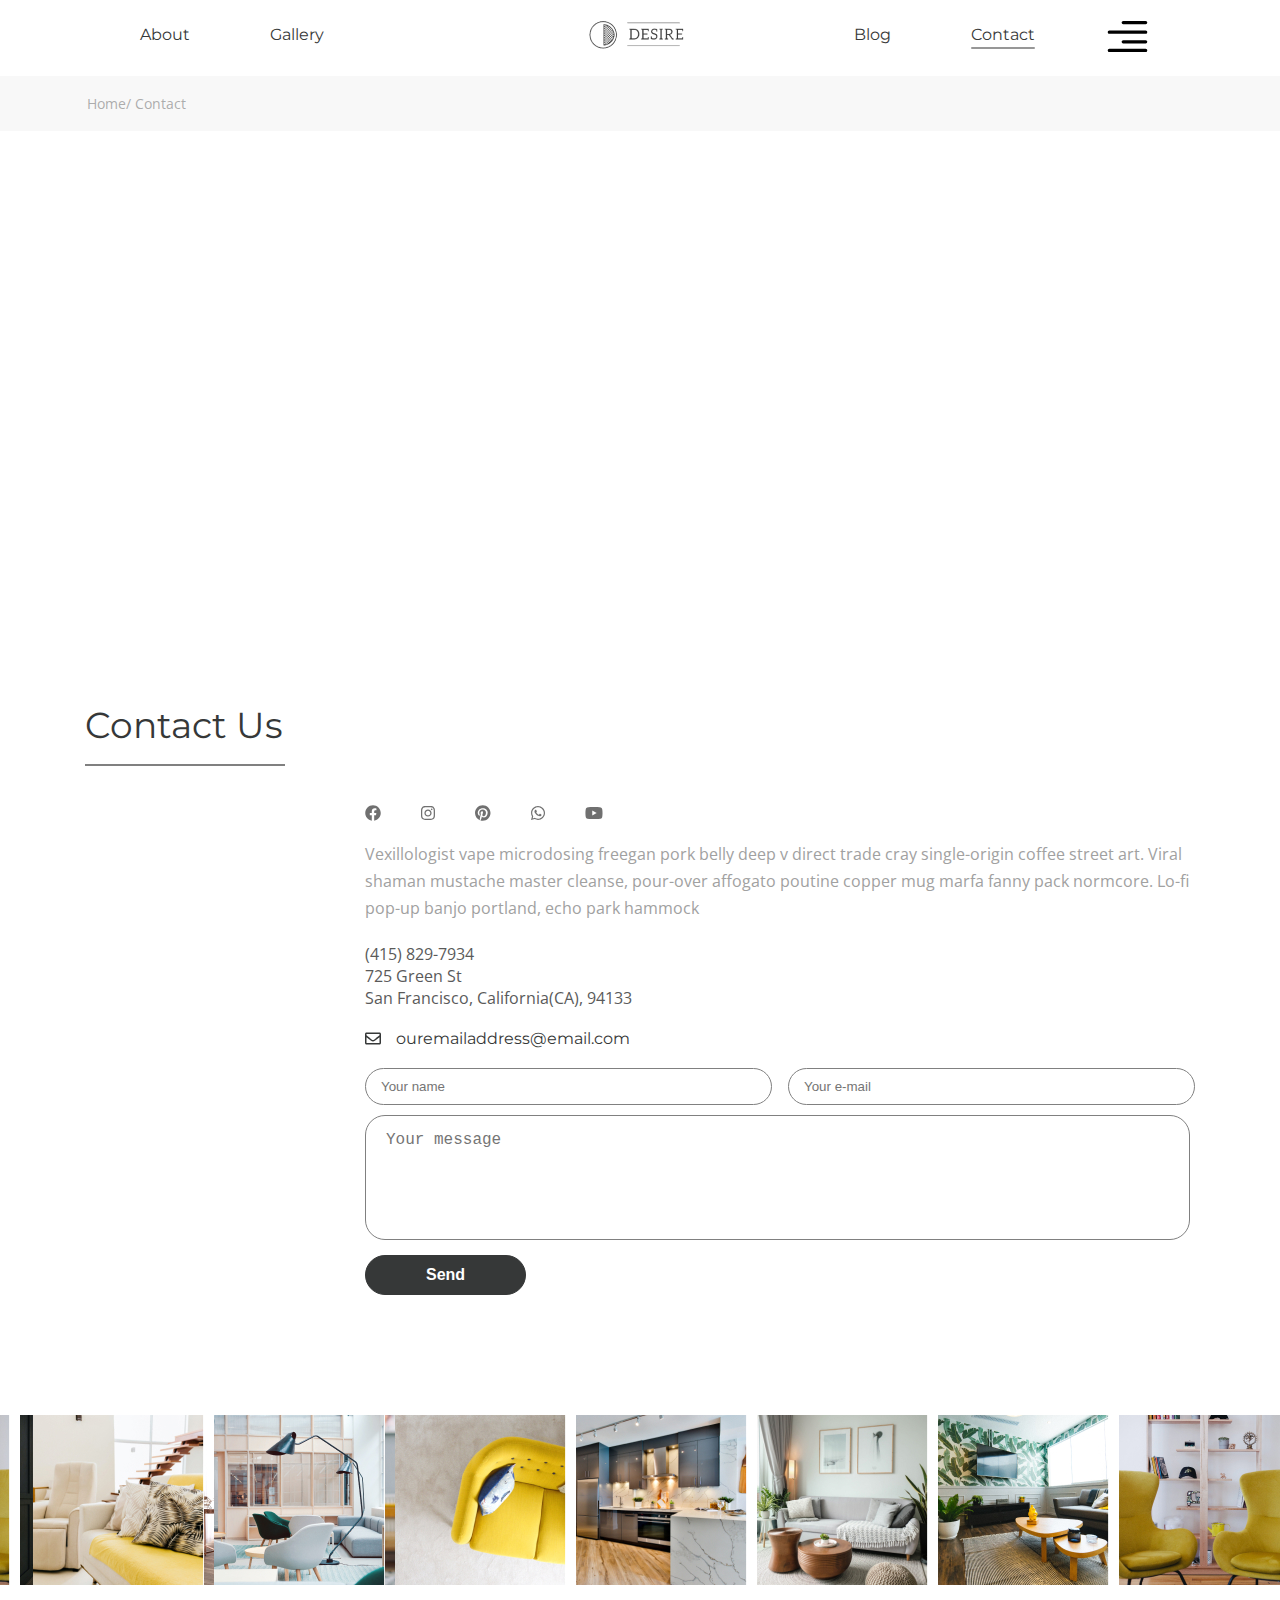
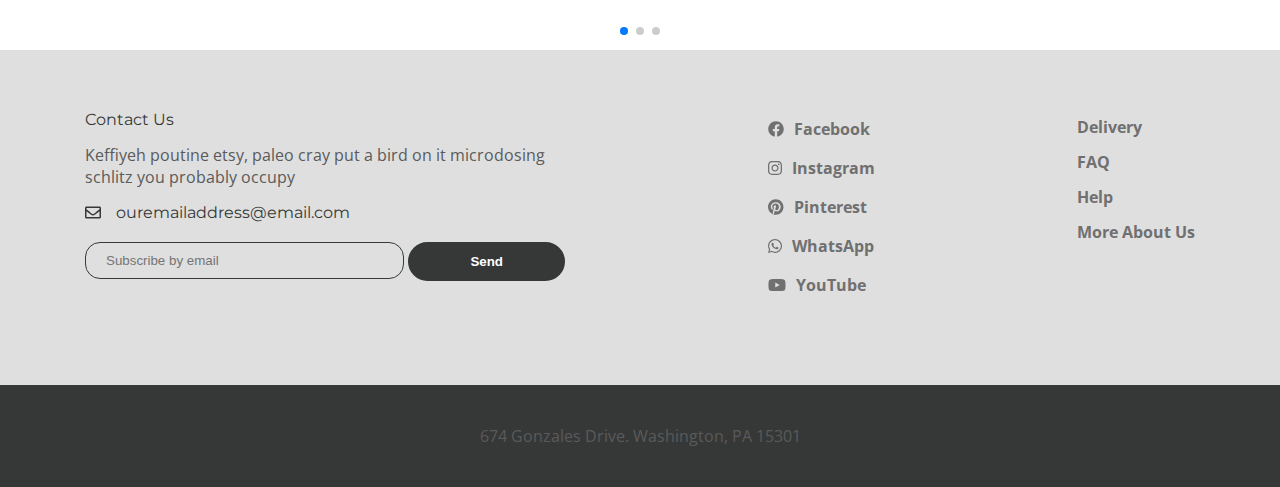
<file: Contact.html>
<!DOCTYPE html>
<html lang="en">
<head>
    <meta charset="UTF-8">
    <title>Contact</title>
    <meta name="viewport"
          content="width=device-width, user-scalable=no, initial-scale=1.0, maximum-scale=1.0, minimum-scale=1.0">
    <meta http-equiv="X-UA-Compatible" content="ie=edge">
    <link rel="icon" type="image/png" sizes="92x92" href="Favicon/1111111.png">
    <link rel="StyleSheet" href="Style/Contact/Contact.css">
    <link rel="preconnect" href="https://fonts.googleapis.com">
    <link rel="preconnect" href="https://fonts.gstatic.com" crossorigin>
    <link href="https://fonts.googleapis.com/css2?family=Montserrat:wght@700&family=Open+Sans:wght@400;600&display=swap" rel="stylesheet">

    <link
            rel="stylesheet"
            href="https://cdn.jsdelivr.net/npm/swiper@8/swiper-bundle.min.css"
    />

</head>
<body>
<header class="header">
    <nav class="nav">
        <div class="nav_block">
            <a class="nav_block_content"  href="/About.html" >About</a>
            <a class="nav_block_content" href="/Gallery.html" >Gallery</a>
        </div>
        <a class="nav_img" href="/Home.html"><img src="image/header/logo.png" alt="logo"></a>
        <div class="nav_block">
            <a class="nav_block_content" href="/Blog.html" >Blog</a>
            <a class="nav_block_content" id="web-active" href="/Contact.html" >Contact</a>
            <button class="burger">
                <img src="image/header/icon_menu.svg" class="burger_svg" alt="burger">
            </button>
        </div>
    </nav>
</header>
<main>

    <section class="map">
        <div class="breadcrumbs">
            <div class="container">
                <ul class="breadcrumbs_list">
                    <li class="breadcrumbs_item">
                        <a href="/Home.html" class="breadcrumbs_link">Home/</a>
                    </li>
                    <li class="breadcrumbs_item">
                        <a href="/Contact.html" class="breadcrumbs_link"> Contact</a>
                    </li>
                </ul>
            </div>
        </div>
        <div class="map_frame">
            <iframe src="https://www.google.com/maps/embed?pb=!1m18!1m12!1m3!1d17834.12590009479!2d-122.42331489644035!3d37.798057696486964!2m3!1f0!2f0!3f0!3m2!1i1024!2i768!4f13.1!3m3!1m2!1s0x808580f18d8c6ea7%3A0x5d7f53fb70a3a903!2zNzI1IEdyZWVuIFN0LCBTYW4gRnJhbmNpc2NvLCBDQSA5NDEzMywg0KHQqNCQ!5e0!3m2!1sru!2sru!4v1674408053865!5m2!1sru!2sru" width="1830" height="577" style="border:0;" allowfullscreen="" loading="lazy" referrerpolicy="no-referrer-when-downgrade"></iframe>
        </div>
    </section>


    <section class="Contact">
        <div class="container">
            <div class="Contact_block">
                <div class="Contact_title title">Contact Us</div>
                <div class="Contact_content">
                    <div class="Contact_social">
                        <div class="Contact_social_block facebook">

                            <svg display="none">
                                <symbol viewBox="0 0 16 16" id="Contact_Facebook">
                                    <g>
                                        <path id="Contact_facebook" d="M15.75 8C15.75 3.71875 12.2812 0.25 8 0.25C3.71875 0.25 0.25 3.71875 0.25 8C0.25 11.875 3.0625 15.0938 6.78125 15.6562V10.25H4.8125V8H6.78125V6.3125C6.78125 4.375 7.9375 3.28125 9.6875 3.28125C10.5625 3.28125 11.4375 3.4375 11.4375 3.4375V5.34375H10.4688C9.5 5.34375 9.1875 5.9375 9.1875 6.5625V8H11.3438L11 10.25H9.1875V15.6562C12.9062 15.0938 15.75 11.875 15.75 8Z" fill="#707070"/>
                                    </g>
                                </symbol>
                            </svg>
                            <svg style="width:16px; height:16px" >
                                <a href="#" target="_blank"><use xlink:href="#Contact_Facebook"></use></a>
                            </svg>
                        </div>
                        <div class="Contact_social_block inst">

                            <svg display="none">
                                <symbol viewBox="0 0 14 15" id="Contact_Inst">
                                    <g>
                                        <path id="Contact_inst" d="M7 3.40625C5 3.40625 3.40625 5.03125 3.40625 7C3.40625 9 5 10.5938 7 10.5938C8.96875 10.5938 10.5938 9 10.5938 7C10.5938 5.03125 8.96875 3.40625 7 3.40625ZM7 9.34375C5.71875 9.34375 4.65625 8.3125 4.65625 7C4.65625 5.71875 5.6875 4.6875 7 4.6875C8.28125 4.6875 9.3125 5.71875 9.3125 7C9.3125 8.3125 8.28125 9.34375 7 9.34375ZM11.5625 3.28125C11.5625 2.8125 11.1875 2.4375 10.7188 2.4375C10.25 2.4375 9.875 2.8125 9.875 3.28125C9.875 3.75 10.25 4.125 10.7188 4.125C11.1875 4.125 11.5625 3.75 11.5625 3.28125ZM13.9375 4.125C13.875 3 13.625 2 12.8125 1.1875C12 0.375 11 0.125 9.875 0.0625C8.71875 0 5.25 0 4.09375 0.0625C2.96875 0.125 2 0.375 1.15625 1.1875C0.34375 2 0.09375 3 0.03125 4.125C-0.03125 5.28125 -0.03125 8.75 0.03125 9.90625C0.09375 11.0312 0.34375 12 1.15625 12.8438C2 13.6562 2.96875 13.9062 4.09375 13.9688C5.25 14.0312 8.71875 14.0312 9.875 13.9688C11 13.9062 12 13.6562 12.8125 12.8438C13.625 12 13.875 11.0312 13.9375 9.90625C14 8.75 14 5.28125 13.9375 4.125ZM12.4375 11.125C12.2188 11.75 11.7188 12.2188 11.125 12.4688C10.1875 12.8438 8 12.75 7 12.75C5.96875 12.75 3.78125 12.8438 2.875 12.4688C2.25 12.2188 1.78125 11.75 1.53125 11.125C1.15625 10.2188 1.25 8.03125 1.25 7C1.25 6 1.15625 3.8125 1.53125 2.875C1.78125 2.28125 2.25 1.8125 2.875 1.5625C3.78125 1.1875 5.96875 1.28125 7 1.28125C8 1.28125 10.1875 1.1875 11.125 1.5625C11.7188 1.78125 12.1875 2.28125 12.4375 2.875C12.8125 3.8125 12.7188 6 12.7188 7C12.7188 8.03125 12.8125 10.2188 12.4375 11.125Z" fill="#707070"/>
                                    </g>
                                </symbol>
                            </svg>
                            <svg style="width:14px; height:15px" >
                                <a href="#" target="_blank"><use xlink:href="#Contact_Inst"></use></a>
                            </svg>

                        </div>
                        <div class="Contact_social_block pinterest">

                            <svg display="none">
                                <symbol viewBox="0 0 16 16" id="Contact_Pinterest">
                                    <g>
                                        <path id="Contact_pinterest" d="M15.5 8C15.5 3.71875 12.0312 0.25 7.75 0.25C3.46875 0.25 0 3.71875 0 8C0 11.3125 2.03125 14.0938 4.90625 15.2188C4.84375 14.625 4.78125 13.6875 4.9375 13C5.09375 12.4062 5.84375 9.15625 5.84375 9.15625C5.84375 9.15625 5.625 8.6875 5.625 8C5.625 6.9375 6.25 6.125 7.03125 6.125C7.6875 6.125 8 6.625 8 7.21875C8 7.875 7.5625 8.875 7.34375 9.8125C7.1875 10.5625 7.75 11.1875 8.5 11.1875C9.875 11.1875 10.9375 9.75 10.9375 7.65625C10.9375 5.78125 9.59375 4.5 7.71875 4.5C5.5 4.5 4.21875 6.15625 4.21875 7.84375C4.21875 8.53125 4.46875 9.25 4.78125 9.625C4.84375 9.6875 4.84375 9.78125 4.84375 9.84375C4.78125 10.0938 4.625 10.625 4.625 10.7188C4.59375 10.875 4.5 10.9062 4.34375 10.8438C3.375 10.375 2.78125 8.96875 2.78125 7.8125C2.78125 5.375 4.5625 3.125 7.90625 3.125C10.5938 3.125 12.6875 5.0625 12.6875 7.625C12.6875 10.2812 11 12.4375 8.65625 12.4375C7.875 12.4375 7.125 12.0312 6.875 11.5312C6.875 11.5312 6.5 13.0312 6.40625 13.375C6.21875 14.0625 5.75 14.9062 5.4375 15.4062C6.15625 15.6562 6.9375 15.75 7.75 15.75C12.0312 15.75 15.5 12.2812 15.5 8Z" fill="#707070"/>
                                    </g>
                                </symbol>
                            </svg>
                            <svg style="width:16px; height:16px" >
                                <a href="#" target="_blank"><use xlink:href="#Contact_Pinterest"></use></a>
                            </svg>

                        </div>
                        <div class="Contact_social_block whatsapp">

                            <svg display="none">
                                <symbol viewBox="0 0 14 14" id="Contact_WhatsApp">
                                    <g>
                                        <path id="Contact_whatsapp" d="M11.875 2.0625C10.5938 0.75 8.84375 0 6.96875 0C3.15625 0 0.03125 3.125 0.03125 6.9375C0.03125 8.1875 0.375 9.375 0.96875 10.4062L0 14L3.65625 13.0625C4.6875 13.5938 5.8125 13.9062 6.96875 13.9062C10.8125 13.9062 14 10.7812 14 6.96875C14 5.09375 13.1875 3.375 11.875 2.0625ZM6.96875 12.7188C5.9375 12.7188 4.9375 12.4375 4.03125 11.9062L3.84375 11.7812L1.65625 12.375L2.25 10.25L2.09375 10.0312C1.53125 9.09375 1.21875 8.03125 1.21875 6.9375C1.21875 3.78125 3.8125 1.1875 7 1.1875C8.53125 1.1875 9.96875 1.78125 11.0625 2.875C12.1562 3.96875 12.8125 5.40625 12.8125 6.96875C12.8125 10.125 10.1562 12.7188 6.96875 12.7188ZM10.1562 8.40625C9.96875 8.3125 9.125 7.90625 8.96875 7.84375C8.8125 7.78125 8.6875 7.75 8.5625 7.9375C8.46875 8.09375 8.125 8.5 8.03125 8.625C7.90625 8.71875 7.8125 8.75 7.65625 8.65625C6.625 8.15625 5.96875 7.75 5.28125 6.59375C5.09375 6.28125 5.46875 6.3125 5.78125 5.65625C5.84375 5.53125 5.8125 5.4375 5.78125 5.34375C5.75 5.25 5.375 4.40625 5.25 4.0625C5.09375 3.71875 4.96875 3.75 4.84375 3.75C4.75 3.75 4.625 3.75 4.53125 3.75C4.40625 3.75 4.21875 3.78125 4.0625 3.96875C3.90625 4.15625 3.46875 4.5625 3.46875 5.40625C3.46875 6.28125 4.0625 7.09375 4.15625 7.21875C4.25 7.3125 5.375 9.0625 7.125 9.8125C8.21875 10.3125 8.65625 10.3438 9.21875 10.25C9.53125 10.2188 10.2188 9.84375 10.375 9.4375C10.5312 9.03125 10.5312 8.6875 10.4688 8.625C10.4375 8.53125 10.3125 8.5 10.1562 8.40625Z" fill="#707070"/>
                                    </g>
                                </symbol>
                            </svg>
                            <svg style="width:14px; height:14px" >
                                <a href="#" target="_blank"><use xlink:href="#Contact_WhatsApp"></use></a>
                            </svg>

                        </div>
                        <div class="Contact_social_block youtube">
                            <svg display="none">
                                <symbol viewBox="0 0 18 12" id="Contact_YouTube">
                                    <g><path id="Contact_youtube" d="M17.1562 1.90625C16.9688 1.15625 16.375 0.5625 15.6562 0.375C14.3125 0 9 0 9 0C9 0 3.65625 0 2.3125 0.375C1.59375 0.5625 1 1.15625 0.8125 1.90625C0.4375 3.21875 0.4375 6.03125 0.4375 6.03125C0.4375 6.03125 0.4375 8.8125 0.8125 10.1562C1 10.9062 1.59375 11.4688 2.3125 11.6562C3.65625 12 9 12 9 12C9 12 14.3125 12 15.6562 11.6562C16.375 11.4688 16.9688 10.9062 17.1562 10.1562C17.5312 8.8125 17.5312 6.03125 17.5312 6.03125C17.5312 6.03125 17.5312 3.21875 17.1562 1.90625ZM7.25 8.5625V3.5L11.6875 6.03125L7.25 8.5625Z" fill="#707070"/></g>
                                </symbol>
                            </svg>
                            <svg style="width:18px; height:12px">
                                <a href="#" target="_blank"><use xlink:href="#Contact_YouTube"></use></a>
                            </svg>
                        </div>
                    </div>
                    <p class="Contact_text">Vexillologist vape microdosing freegan pork belly deep v direct trade cray single-origin coffee street art. Viral shaman mustache master cleanse, pour-over affogato poutine copper mug marfa fanny pack normcore. Lo-fi pop-up banjo portland, echo park hammock</p>
                    <div class="Contact_info">
                        <div class="Contact_info_block">
                            <div class="Contact_info_tel"> (415) 829-7934</div>
                            <div class="Contact_info_street">725 Green St</div>
                            <div class="Contact_info_position">San Francisco, California(CA), 94133</div>
                        </div>

                        <a href="#" class="Contact_info_mail">
                            <img src="image/footer/mail.svg" alt="mail_icon">
                            <div class="Contact_info_mail_text">ouremailaddress@email.com</div>
                        </a>
                    </div>
                    <div class="Contact_from">
                        <div class="Contact_from_input">

                            <label class="Contact_from_input_label">
                                <input class="Contact_from_input_info" placeholder="Your name" type="text" name="username">
                                <input class="Contact_from_input_info" placeholder="Your e-mail" type="email">
                            </label>
                            <label>
                                <textarea class="Contact_from_input_text" placeholder="Your message"></textarea>
                            </label>
                            <label>
                                <input class="Contact_from_input_submit" type="submit" value="Send">
                            </label>
                        </div>
                    </div>
                </div>
            </div>
        </div>
    </section>

    <section class="furniture">
        <div class="container_fluid">
            <div class="swiper mySwiper">
                <div class="furniture_slider swiper-wrapper">
                    <div class="swiper-slide">

                        <div class="furniture_img_block">
                            <img class="furniture_img" src="image/contact/swiper/1.jpg" alt="furniture">
                            <div class="furniture_white"></div>
                            <div class="furniture_img_hover">
                                <div class="furniture_img_title title">Truffaut literally trust</div>
                            </div>
                        </div>
                        <div class="furniture_img_block">
                            <img class="furniture_img" src="image/contact/swiper/2.jpg" alt="furniture">
                            <div class="furniture_white"></div>
                            <div class="furniture_img_hover">
                                <div class="furniture_img_title title">Truffaut literally trust</div>
                            </div>
                        </div>
                        <div class="furniture_img_block">
                            <img class="furniture_img" src="image/contact/swiper/3.jpg" alt="furniture">
                            <div class="furniture_white"></div>
                            <div class="furniture_img_hover">
                                <div class="furniture_img_title title">Truffaut literally trust</div>
                            </div>
                        </div>
                        <div class="furniture_img_block">
                            <img class="furniture_img" src="image/contact/swiper/4.jpg" alt="furniture">
                            <div class="furniture_white"></div>
                            <div class="furniture_img_hover">
                                <div class="furniture_img_title title">Truffaut literally trust</div>
                            </div>
                        </div>
                        <div class="furniture_img_block">
                            <img class="furniture_img" src="image/contact/swiper/5.jpg" alt="furniture">
                            <div class="furniture_white"></div>
                            <div class="furniture_img_hover">
                                <div class="furniture_img_title title">Truffaut literally trust</div>
                            </div>
                        </div>
                        <div class="furniture_img_block">
                            <img class="furniture_img" src="image/contact/swiper/6.jpg" alt="furniture">
                            <div class="furniture_white"></div>
                            <div class="furniture_img_hover">
                                <div class="furniture_img_title title">Truffaut literally trust</div>
                            </div>
                        </div>
                        <div class="furniture_img_block">
                            <img class="furniture_img" src="image/contact/swiper/7.jpg" alt="furniture">
                            <div class="furniture_white"></div>
                            <div class="furniture_img_hover">
                                <div class="furniture_img_title title">Truffaut literally trust</div>
                            </div>
                        </div>
                        <div class="furniture_img_block">
                            <img class="furniture_img" src="image/contact/swiper/8.jpg" alt="furniture">
                            <div class="furniture_white"></div>
                            <div class="furniture_img_hover">
                                <div class="furniture_img_title title">Truffaut literally trust</div>
                            </div>
                        </div>
                        <div class="furniture_img_block">
                            <img class="furniture_img" src="image/contact/swiper/9.jpg" alt="furniture">
                            <div class="furniture_white"></div>
                            <div class="furniture_img_hover">
                                <div class="furniture_img_title title">Truffaut literally trust</div>
                            </div>
                        </div>
                        <div class="furniture_img_block">
                            <img class="furniture_img" src="image/contact/swiper/10.jpg" alt="furniture">
                            <div class="furniture_white"></div>
                            <div class="furniture_img_hover">
                                <div class="furniture_img_title title">Truffaut literally trust</div>
                            </div>
                        </div>


                    </div>
                    <div class="swiper-slide">

                        <div class="furniture_img_block">
                            <img class="furniture_img" src="image/contact/swiper/1.jpg" alt="furniture">
                            <div class="furniture_white"></div>
                            <div class="furniture_img_hover">
                                <div class="furniture_img_title title">Truffaut literally trust</div>
                            </div>
                        </div>
                        <div class="furniture_img_block">
                            <img class="furniture_img" src="image/contact/swiper/2.jpg" alt="furniture">
                            <div class="furniture_white"></div>
                            <div class="furniture_img_hover">
                                <div class="furniture_img_title title">Truffaut literally trust</div>
                            </div>
                        </div>
                        <div class="furniture_img_block">
                            <img class="furniture_img" src="image/contact/swiper/3.jpg" alt="furniture">
                            <div class="furniture_white"></div>
                            <div class="furniture_img_hover">
                                <div class="furniture_img_title title">Truffaut literally trust</div>
                            </div>
                        </div>
                        <div class="furniture_img_block">
                            <img class="furniture_img" src="image/contact/swiper/4.jpg" alt="furniture">
                            <div class="furniture_white"></div>
                            <div class="furniture_img_hover">
                                <div class="furniture_img_title title">Truffaut literally trust</div>
                            </div>
                        </div>
                        <div class="furniture_img_block">
                            <img class="furniture_img" src="image/contact/swiper/5.jpg" alt="furniture">
                            <div class="furniture_white"></div>
                            <div class="furniture_img_hover">
                                <div class="furniture_img_title title">Truffaut literally trust</div>
                            </div>
                        </div>
                        <div class="furniture_img_block">
                            <img class="furniture_img" src="image/contact/swiper/6.jpg" alt="furniture">
                            <div class="furniture_white"></div>
                            <div class="furniture_img_hover">
                                <div class="furniture_img_title title">Truffaut literally trust</div>
                            </div>
                        </div>
                        <div class="furniture_img_block">
                            <img class="furniture_img" src="image/contact/swiper/7.jpg" alt="furniture">
                            <div class="furniture_white"></div>
                            <div class="furniture_img_hover">
                                <div class="furniture_img_title title">Truffaut literally trust</div>
                            </div>
                        </div>
                        <div class="furniture_img_block">
                            <img class="furniture_img" src="image/contact/swiper/8.jpg" alt="furniture">
                            <div class="furniture_white"></div>
                            <div class="furniture_img_hover">
                                <div class="furniture_img_title title">Truffaut literally trust</div>
                            </div>
                        </div>
                        <div class="furniture_img_block">
                            <img class="furniture_img" src="image/contact/swiper/9.jpg" alt="furniture">
                            <div class="furniture_white"></div>
                            <div class="furniture_img_hover">
                                <div class="furniture_img_title title">Truffaut literally trust</div>
                            </div>
                        </div>
                        <div class="furniture_img_block">
                            <img class="furniture_img" src="image/contact/swiper/10.jpg" alt="furniture">
                            <div class="furniture_white"></div>
                            <div class="furniture_img_hover">
                                <div class="furniture_img_title title">Truffaut literally trust</div>
                            </div>
                        </div>


                    </div>
                    <div class="swiper-slide">

                        <div class="furniture_img_block">
                            <img class="furniture_img" src="image/contact/swiper/1.jpg" alt="furniture">
                            <div class="furniture_white"></div>
                            <div class="furniture_img_hover">
                                <div class="furniture_img_title title">Truffaut literally trust</div>
                            </div>
                        </div>
                        <div class="furniture_img_block">
                            <img class="furniture_img" src="image/contact/swiper/2.jpg" alt="furniture">
                            <div class="furniture_white"></div>
                            <div class="furniture_img_hover">
                                <div class="furniture_img_title title">Truffaut literally trust</div>
                            </div>
                        </div>
                        <div class="furniture_img_block">
                            <img class="furniture_img" src="image/contact/swiper/3.jpg" alt="furniture">
                            <div class="furniture_white"></div>
                            <div class="furniture_img_hover">
                                <div class="furniture_img_title title">Truffaut literally trust</div>
                            </div>
                        </div>
                        <div class="furniture_img_block">
                            <img class="furniture_img" src="image/contact/swiper/4.jpg" alt="furniture">
                            <div class="furniture_white"></div>
                            <div class="furniture_img_hover">
                                <div class="furniture_img_title title">Truffaut literally trust</div>
                            </div>
                        </div>
                        <div class="furniture_img_block">
                            <img class="furniture_img" src="image/contact/swiper/5.jpg" alt="furniture">
                            <div class="furniture_white"></div>
                            <div class="furniture_img_hover">
                                <div class="furniture_img_title title">Truffaut literally trust</div>
                            </div>
                        </div>
                        <div class="furniture_img_block">
                            <img class="furniture_img" src="image/contact/swiper/6.jpg" alt="furniture">
                            <div class="furniture_white"></div>
                            <div class="furniture_img_hover">
                                <div class="furniture_img_title title">Truffaut literally trust</div>
                            </div>
                        </div>
                        <div class="furniture_img_block">
                            <img class="furniture_img" src="image/contact/swiper/7.jpg" alt="furniture">
                            <div class="furniture_white"></div>
                            <div class="furniture_img_hover">
                                <div class="furniture_img_title title">Truffaut literally trust</div>
                            </div>
                        </div>
                        <div class="furniture_img_block">
                            <img class="furniture_img" src="image/contact/swiper/8.jpg" alt="furniture">
                            <div class="furniture_white"></div>
                            <div class="furniture_img_hover">
                                <div class="furniture_img_title title">Truffaut literally trust</div>
                            </div>
                        </div>
                        <div class="furniture_img_block">
                            <img class="furniture_img" src="image/contact/swiper/9.jpg" alt="furniture">
                            <div class="furniture_white"></div>
                            <div class="furniture_img_hover">
                                <div class="furniture_img_title title">Truffaut literally trust</div>
                            </div>
                        </div>
                        <div class="furniture_img_block">
                            <img class="furniture_img" src="image/contact/swiper/10.jpg" alt="furniture">
                            <div class="furniture_white"></div>
                            <div class="furniture_img_hover">
                                <div class="furniture_img_title title">Truffaut literally trust</div>
                            </div>
                        </div>


                    </div>



                </div>
                <div class="swiper-pagination"></div>
            </div>
        </div>
    </section>

</main>
<footer class="footer">
    <div class="footer_content">
        <div class="container">

            <div class="footer_content_inner">

                <div class="footer_contact">
                    <div class="footer_contact_title title">Contact Us</div>
                    <div class="footer_contact_text">Keffiyeh poutine etsy, paleo cray put a bird on it microdosing schlitz you probably occupy</div>
                    <a href="#" class="footer_contact_mail">
                        <img src="image/footer/mail.svg" alt="mail_icon">
                        <div class="footer_contact_mail_text">ouremailaddress@email.com</div>
                    </a>
                    <div class="footer_contact_subscribe">
                        <label>
                            <input class="footer_contact_subscribe_input" type="email" placeholder="Subscribe by email">
                        </label>
                        <label>
                            <input value="Send" type="submit" class="footer_contact_subscribe_btn">
                        </label>
                    </div>
                </div>
                <div class="footer_social">

                    <div class="footer_social_block facebook">

                        <svg display="none">
                            <symbol viewBox="0 0 16 16" id="Facebook">
                                <g>
                                    <path id="facebook" d="M15.75 8C15.75 3.71875 12.2812 0.25 8 0.25C3.71875 0.25 0.25 3.71875 0.25 8C0.25 11.875 3.0625 15.0938 6.78125 15.6562V10.25H4.8125V8H6.78125V6.3125C6.78125 4.375 7.9375 3.28125 9.6875 3.28125C10.5625 3.28125 11.4375 3.4375 11.4375 3.4375V5.34375H10.4688C9.5 5.34375 9.1875 5.9375 9.1875 6.5625V8H11.3438L11 10.25H9.1875V15.6562C12.9062 15.0938 15.75 11.875 15.75 8Z" fill="#707070"/>
                                </g>
                            </symbol>
                        </svg>
                        <svg style="width:16px; height:16px" >
                            <a href="#" target="_blank"><use xlink:href="#Facebook"></use></a>
                        </svg>
                        <a class="footer_social_link facebook_svg"  href="#" target="_blank">Facebook</a>
                    </div>
                    <div class="footer_social_block inst">

                        <svg display="none">
                            <symbol viewBox="0 0 14 15" id="Inst">
                                <g>
                                    <path id="inst" d="M7 3.40625C5 3.40625 3.40625 5.03125 3.40625 7C3.40625 9 5 10.5938 7 10.5938C8.96875 10.5938 10.5938 9 10.5938 7C10.5938 5.03125 8.96875 3.40625 7 3.40625ZM7 9.34375C5.71875 9.34375 4.65625 8.3125 4.65625 7C4.65625 5.71875 5.6875 4.6875 7 4.6875C8.28125 4.6875 9.3125 5.71875 9.3125 7C9.3125 8.3125 8.28125 9.34375 7 9.34375ZM11.5625 3.28125C11.5625 2.8125 11.1875 2.4375 10.7188 2.4375C10.25 2.4375 9.875 2.8125 9.875 3.28125C9.875 3.75 10.25 4.125 10.7188 4.125C11.1875 4.125 11.5625 3.75 11.5625 3.28125ZM13.9375 4.125C13.875 3 13.625 2 12.8125 1.1875C12 0.375 11 0.125 9.875 0.0625C8.71875 0 5.25 0 4.09375 0.0625C2.96875 0.125 2 0.375 1.15625 1.1875C0.34375 2 0.09375 3 0.03125 4.125C-0.03125 5.28125 -0.03125 8.75 0.03125 9.90625C0.09375 11.0312 0.34375 12 1.15625 12.8438C2 13.6562 2.96875 13.9062 4.09375 13.9688C5.25 14.0312 8.71875 14.0312 9.875 13.9688C11 13.9062 12 13.6562 12.8125 12.8438C13.625 12 13.875 11.0312 13.9375 9.90625C14 8.75 14 5.28125 13.9375 4.125ZM12.4375 11.125C12.2188 11.75 11.7188 12.2188 11.125 12.4688C10.1875 12.8438 8 12.75 7 12.75C5.96875 12.75 3.78125 12.8438 2.875 12.4688C2.25 12.2188 1.78125 11.75 1.53125 11.125C1.15625 10.2188 1.25 8.03125 1.25 7C1.25 6 1.15625 3.8125 1.53125 2.875C1.78125 2.28125 2.25 1.8125 2.875 1.5625C3.78125 1.1875 5.96875 1.28125 7 1.28125C8 1.28125 10.1875 1.1875 11.125 1.5625C11.7188 1.78125 12.1875 2.28125 12.4375 2.875C12.8125 3.8125 12.7188 6 12.7188 7C12.7188 8.03125 12.8125 10.2188 12.4375 11.125Z" fill="#707070"/>
                                </g>
                            </symbol>
                        </svg>
                        <svg style="width:14px; height:15px" >
                            <a href="#" target="_blank"><use xlink:href="#Inst"></use></a>
                        </svg>

                        <a class="footer_social_link inst_svg"  href="#" target="_blank">Instagram</a>
                    </div>
                    <div class="footer_social_block pinterest">

                        <svg display="none">
                            <symbol viewBox="0 0 16 16" id="Pinterest">
                                <g>
                                    <path id="pinterest" d="M15.5 8C15.5 3.71875 12.0312 0.25 7.75 0.25C3.46875 0.25 0 3.71875 0 8C0 11.3125 2.03125 14.0938 4.90625 15.2188C4.84375 14.625 4.78125 13.6875 4.9375 13C5.09375 12.4062 5.84375 9.15625 5.84375 9.15625C5.84375 9.15625 5.625 8.6875 5.625 8C5.625 6.9375 6.25 6.125 7.03125 6.125C7.6875 6.125 8 6.625 8 7.21875C8 7.875 7.5625 8.875 7.34375 9.8125C7.1875 10.5625 7.75 11.1875 8.5 11.1875C9.875 11.1875 10.9375 9.75 10.9375 7.65625C10.9375 5.78125 9.59375 4.5 7.71875 4.5C5.5 4.5 4.21875 6.15625 4.21875 7.84375C4.21875 8.53125 4.46875 9.25 4.78125 9.625C4.84375 9.6875 4.84375 9.78125 4.84375 9.84375C4.78125 10.0938 4.625 10.625 4.625 10.7188C4.59375 10.875 4.5 10.9062 4.34375 10.8438C3.375 10.375 2.78125 8.96875 2.78125 7.8125C2.78125 5.375 4.5625 3.125 7.90625 3.125C10.5938 3.125 12.6875 5.0625 12.6875 7.625C12.6875 10.2812 11 12.4375 8.65625 12.4375C7.875 12.4375 7.125 12.0312 6.875 11.5312C6.875 11.5312 6.5 13.0312 6.40625 13.375C6.21875 14.0625 5.75 14.9062 5.4375 15.4062C6.15625 15.6562 6.9375 15.75 7.75 15.75C12.0312 15.75 15.5 12.2812 15.5 8Z" fill="#707070"/>
                                </g>
                            </symbol>
                        </svg>
                        <svg style="width:16px; height:16px" >
                            <a href="#" target="_blank"><use xlink:href="#Pinterest"></use></a>
                        </svg>

                        <a class="footer_social_link pinterest_svg"  href="#" target="_blank">Pinterest</a>
                    </div>
                    <div class="footer_social_block whatsapp">

                        <svg display="none">
                            <symbol viewBox="0 0 14 14" id="WhatsApp">
                                <g>
                                    <path id="whatsapp" d="M11.875 2.0625C10.5938 0.75 8.84375 0 6.96875 0C3.15625 0 0.03125 3.125 0.03125 6.9375C0.03125 8.1875 0.375 9.375 0.96875 10.4062L0 14L3.65625 13.0625C4.6875 13.5938 5.8125 13.9062 6.96875 13.9062C10.8125 13.9062 14 10.7812 14 6.96875C14 5.09375 13.1875 3.375 11.875 2.0625ZM6.96875 12.7188C5.9375 12.7188 4.9375 12.4375 4.03125 11.9062L3.84375 11.7812L1.65625 12.375L2.25 10.25L2.09375 10.0312C1.53125 9.09375 1.21875 8.03125 1.21875 6.9375C1.21875 3.78125 3.8125 1.1875 7 1.1875C8.53125 1.1875 9.96875 1.78125 11.0625 2.875C12.1562 3.96875 12.8125 5.40625 12.8125 6.96875C12.8125 10.125 10.1562 12.7188 6.96875 12.7188ZM10.1562 8.40625C9.96875 8.3125 9.125 7.90625 8.96875 7.84375C8.8125 7.78125 8.6875 7.75 8.5625 7.9375C8.46875 8.09375 8.125 8.5 8.03125 8.625C7.90625 8.71875 7.8125 8.75 7.65625 8.65625C6.625 8.15625 5.96875 7.75 5.28125 6.59375C5.09375 6.28125 5.46875 6.3125 5.78125 5.65625C5.84375 5.53125 5.8125 5.4375 5.78125 5.34375C5.75 5.25 5.375 4.40625 5.25 4.0625C5.09375 3.71875 4.96875 3.75 4.84375 3.75C4.75 3.75 4.625 3.75 4.53125 3.75C4.40625 3.75 4.21875 3.78125 4.0625 3.96875C3.90625 4.15625 3.46875 4.5625 3.46875 5.40625C3.46875 6.28125 4.0625 7.09375 4.15625 7.21875C4.25 7.3125 5.375 9.0625 7.125 9.8125C8.21875 10.3125 8.65625 10.3438 9.21875 10.25C9.53125 10.2188 10.2188 9.84375 10.375 9.4375C10.5312 9.03125 10.5312 8.6875 10.4688 8.625C10.4375 8.53125 10.3125 8.5 10.1562 8.40625Z" fill="#707070"/>
                                </g>
                            </symbol>
                        </svg>
                        <svg style="width:14px; height:14px" >
                            <a href="#" target="_blank"><use xlink:href="#WhatsApp"></use></a>
                        </svg>


                        <a class="footer_social_link whatsapp_svg"  href="#" target="_blank">WhatsApp</a>
                    </div>
                    <div class="footer_social_block youtube">
                        <svg display="none">
                            <symbol viewBox="0 0 18 12" id="YouTube">
                                <g><path id="youtube" d="M17.1562 1.90625C16.9688 1.15625 16.375 0.5625 15.6562 0.375C14.3125 0 9 0 9 0C9 0 3.65625 0 2.3125 0.375C1.59375 0.5625 1 1.15625 0.8125 1.90625C0.4375 3.21875 0.4375 6.03125 0.4375 6.03125C0.4375 6.03125 0.4375 8.8125 0.8125 10.1562C1 10.9062 1.59375 11.4688 2.3125 11.6562C3.65625 12 9 12 9 12C9 12 14.3125 12 15.6562 11.6562C16.375 11.4688 16.9688 10.9062 17.1562 10.1562C17.5312 8.8125 17.5312 6.03125 17.5312 6.03125C17.5312 6.03125 17.5312 3.21875 17.1562 1.90625ZM7.25 8.5625V3.5L11.6875 6.03125L7.25 8.5625Z" fill="#707070"/></g>
                            </symbol>
                        </svg>
                        <svg style="width:18px; height:12px">
                            <a href="#" target="_blank"><use xlink:href="#YouTube"></use></a>
                        </svg>
                        <a class="footer_social_link youtube_svg"  href="#" target="_blank">YouTube</a>
                    </div>
                </div>
                <div class="footer_info">
                    <a class="footer_info_link" href="#">Delivery</a>
                    <a class="footer_info_link" href="#">FAQ</a>
                    <a class="footer_info_link" href="#">Help</a>
                    <a class="footer_info_link" href="#">More About Us</a>
                </div>
            </div>

        </div>
    </div>
    <div class="footer_copyright">674 Gonzales Drive.   Washington, PA 15301</div>
</footer>
<script src="https://cdn.jsdelivr.net/npm/swiper@8/swiper-bundle.min.js"></script>
<script src="JavaScript/Contact.js"></script>
</body>
</html>
</file>
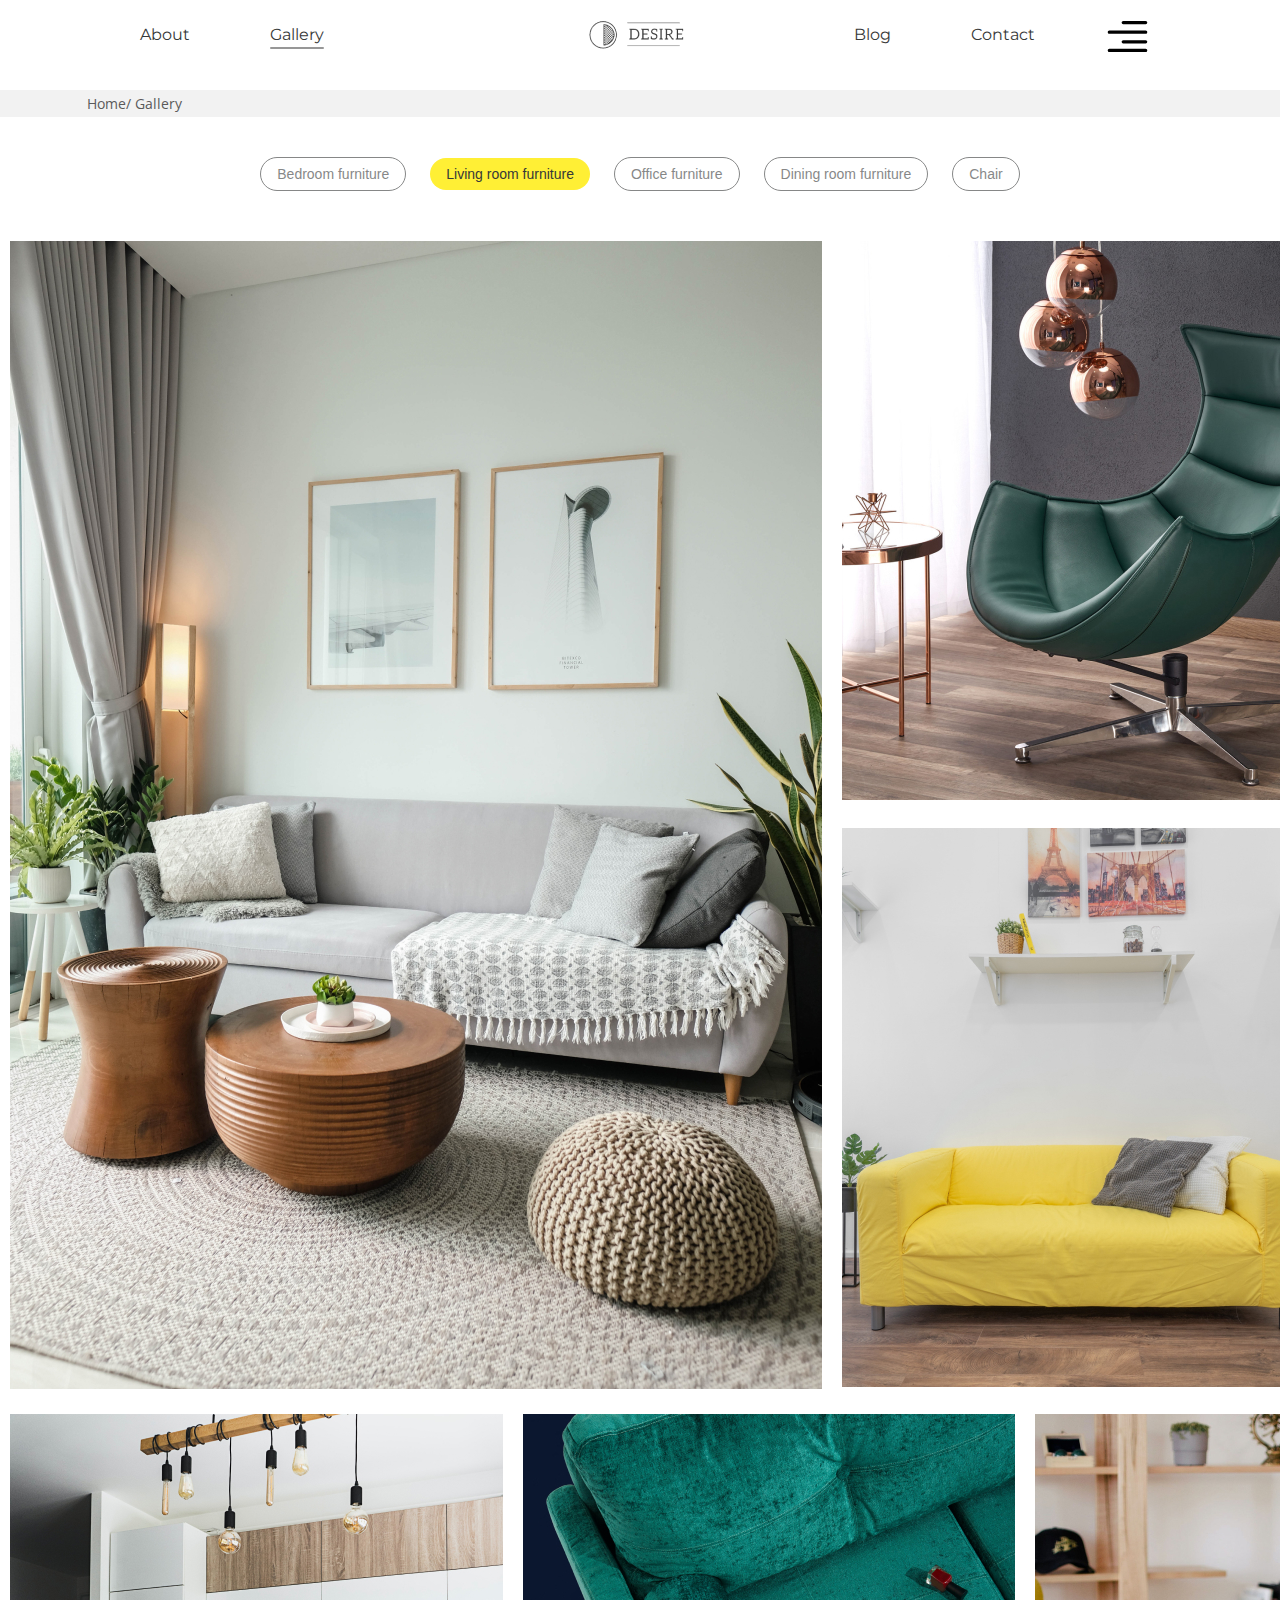
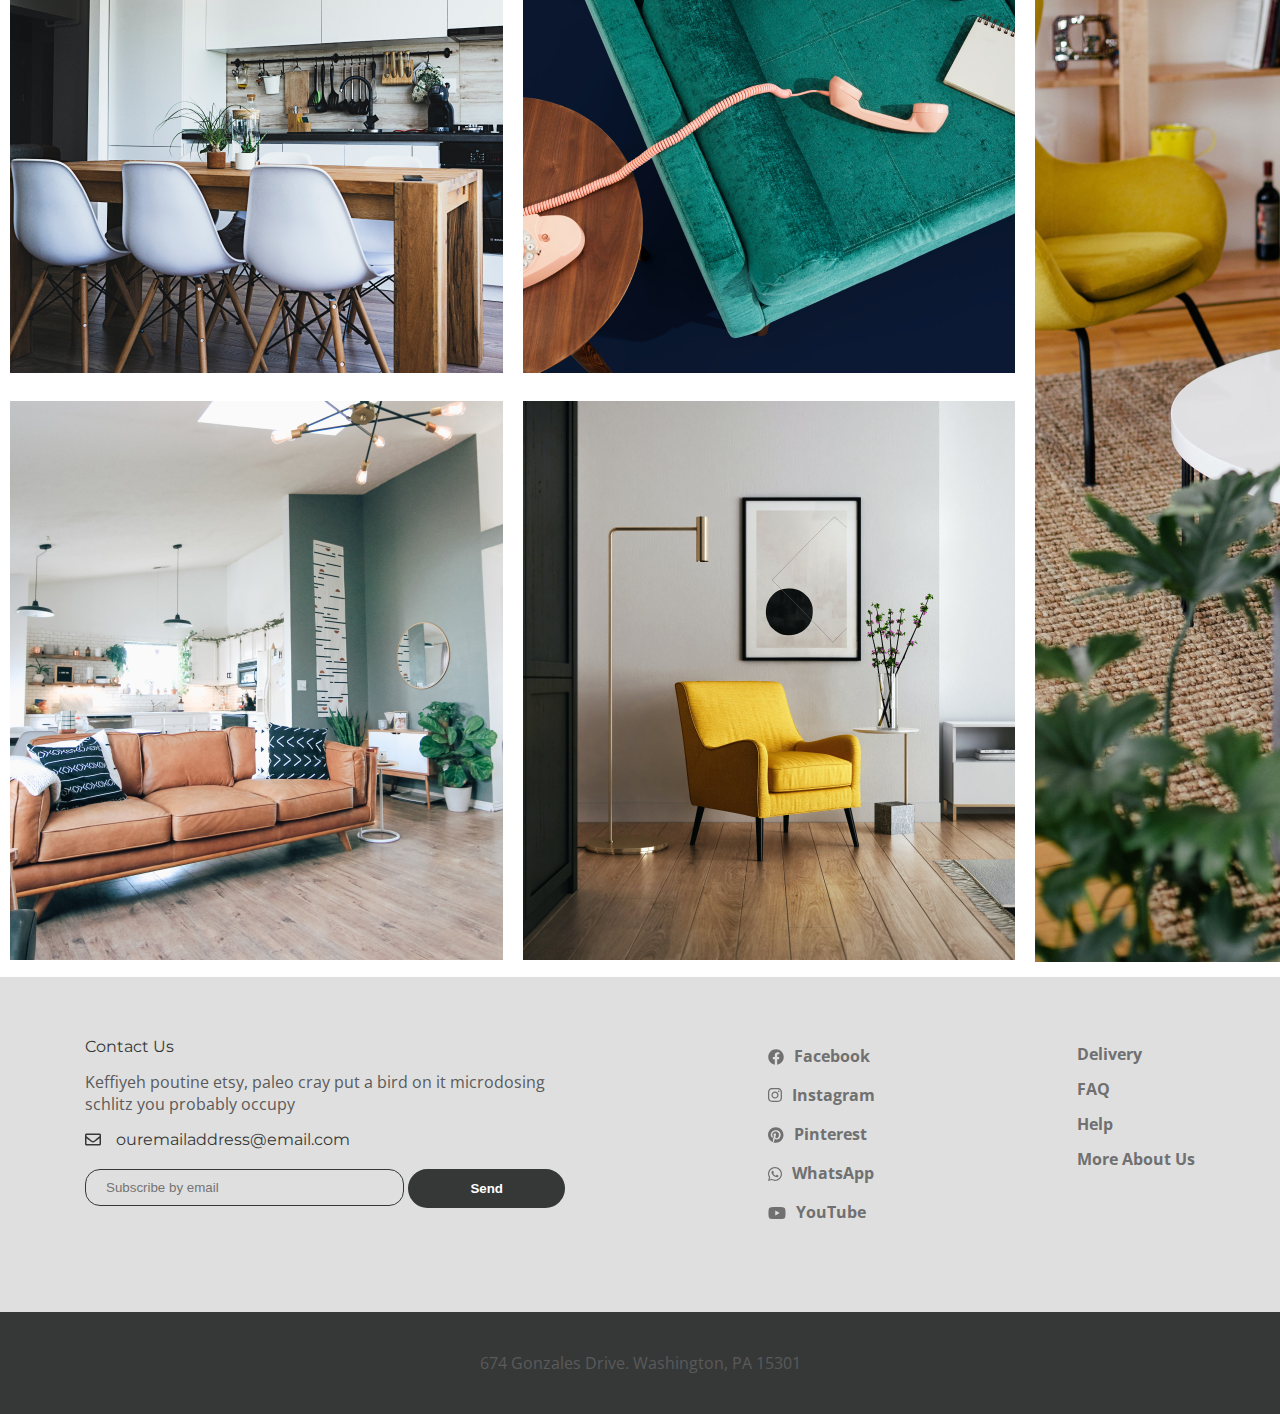
<file: Gallery.html>
<!DOCTYPE html>
<html lang="en">
<head>
    <meta charset="UTF-8">
    <title>Gallery</title>
    <meta name="viewport"
          content="width=device-width, user-scalable=no, initial-scale=1.0, maximum-scale=1.0, minimum-scale=1.0">
    <meta http-equiv="X-UA-Compatible" content="ie=edge">
    <link rel="icon" type="image/png" sizes="92x92" href="Favicon/1111111.png">
    <link rel="StyleSheet" href="Style/Gallery/Gallery.css">
    <link rel="preconnect" href="https://fonts.googleapis.com">
    <link rel="preconnect" href="https://fonts.gstatic.com" crossorigin>
    <link href="https://fonts.googleapis.com/css2?family=Montserrat:wght@700&family=Open+Sans:wght@400;600&display=swap" rel="stylesheet">

    <link
            rel="stylesheet"
            href="https://cdn.jsdelivr.net/npm/swiper@8/swiper-bundle.min.css"
    />

</head>

<body>

<header class="header">
    <nav class="nav">
        <div class="nav_block">
            <a class="nav_block_content" href="/About.html" >About</a>
            <a class="nav_block_content" id="web-active" href="/Gallery.html" >Gallery</a>
        </div>
        <a class="nav_img" href="/Home.html"><img src="image/header/logo.png" alt="logo"></a>
        <div class="nav_block">
            <a class="nav_block_content" href="/Blog.html" >Blog</a>
            <a class="nav_block_content" href="/Contact.html" >Contact</a>
            <button class="burger">
                <img src="image/header/icon_menu.svg" class="burger_svg" alt="burger">
            </button>
        </div>
    </nav>
</header>
<div class="breadcrumbs">
    <div class="container">
        <ul class="breadcrumbs_list">
            <li class="breadcrumbs_item">
                <a href="/Home.html" class="breadcrumbs_link">Home/</a>
            </li>
            <li class="breadcrumbs_item">
                <a href="/Gallery.html" class="breadcrumbs_link"> Gallery</a>
            </li>
        </ul>
    </div>
</div>

<section class="works">
    <div class="container_fluids">
        <div class="tabs">

            <nav class="work_nav">
                <button class="work_nav_link">Bedroom furniture</button>
                <button class="work_nav_link active">Living room furniture</button>
                <button class="work_nav_link">Office furniture</button>
                <button class="work_nav_link">Dining room furniture</button>
                <button class="work_nav_link">Chair</button>
            </nav>
            <div class="tabs_content">

                <div class="work_block">
                    <div class="work_container">
                        <div class="work_big_block">
                            <img class="work_img" src="image/gallery/work/block_1/big_img.jpg" alt="work">
                        </div>
                        <div class="work_small_block">
                            <img class="work_img" src="image/gallery/work/block_1/small_img_1.jpg" alt="work">
                            <img class="work_img" src="image/gallery/work/block_1/small_img_2.jpg" alt="work">
                            <img class="work_img" src="image/gallery/work/block_1/small_img_3.jpg" alt="work">
                            <img class="work_img" src="image/gallery/work/block_1/small_img_4.jpg" alt="work">
                        </div>
                    </div>
                    <div class="work_container">
                        <div class="work_container">
                            <div class="work_big_block">
                                <img class="work_img" src="image/gallery/work/block_2/big_img.jpg" alt="work">
                            </div>
                            <div class="work_small_block">
                                <img class="work_img" src="image/gallery/work/block_2/small_img_1.jpg" alt="work">
                                <img class="work_img" src="image/gallery/work/block_2/small_img_2.jpg" alt="work">
                                <img class="work_img" src="image/gallery/work/block_2/small_img_3.jpg" alt="work">
                                <img class="work_img" src="image/gallery/work/block_2/small_img_4.jpg" alt="work">
                            </div>
                        </div>
                    </div>
                </div>

                <div class="work_block active">
                    <div class="work_container">
                        <div class="work_big_block">
                            <img class="work_img" src="image/gallery/work/block_1/big_img.jpg" alt="work">
                        </div>
                        <div class="work_small_block">
                            <img class="work_img" src="image/gallery/work/block_1/small_img_1.jpg" alt="work">
                            <img class="work_img" src="image/gallery/work/block_1/small_img_2.jpg" alt="work">
                            <img class="work_img" src="image/gallery/work/block_1/small_img_3.jpg" alt="work">
                            <img class="work_img" src="image/gallery/work/block_1/small_img_4.jpg" alt="work">
                        </div>
                    </div>
                    <div class="work_container">
                        <div class="work_container">
                            <div class="work_small_block">
                                <img class="work_img" src="image/gallery/work/block_2/small_img_1.jpg" alt="work">
                                <img class="work_img" src="image/gallery/work/block_2/small_img_2.jpg" alt="work">
                                <img class="work_img" src="image/gallery/work/block_2/small_img_3.jpg" alt="work">
                                <img class="work_img" src="image/gallery/work/block_2/small_img_4.jpg" alt="work">
                            </div>
                            <div class="work_big_block">
                                <img class="work_img" src="image/gallery/work/block_2/big_img.jpg" alt="work">
                            </div>
                        </div>
                    </div>
                </div>



            </div>

        </div>
    </div>
</section>













<footer class="footer">
    <div class="footer_content">
        <div class="container">

            <div class="footer_content_inner">

                <div class="footer_contact">
                    <div class="footer_contact_title title">Contact Us</div>
                    <div class="footer_contact_text">Keffiyeh poutine etsy, paleo cray put a bird on it microdosing schlitz you probably occupy</div>
                    <a href="#" class="footer_contact_mail">
                        <img src="image/footer/mail.svg" alt="mail_icon">
                        <div class="footer_contact_mail_text">ouremailaddress@email.com</div>
                    </a>
                    <div class="footer_contact_subscribe">
                        <label>
                            <input class="footer_contact_subscribe_input" type="email" placeholder="Subscribe by email">
                        </label>
                        <label>
                            <input value="Send" type="submit" class="footer_contact_subscribe_btn">
                        </label>
                    </div>
                </div>
                <div class="footer_social">

                    <div class="footer_social_block facebook">

                        <svg display="none">
                            <symbol viewBox="0 0 16 16" id="Facebook">
                                <g>
                                    <path id="facebook" d="M15.75 8C15.75 3.71875 12.2812 0.25 8 0.25C3.71875 0.25 0.25 3.71875 0.25 8C0.25 11.875 3.0625 15.0938 6.78125 15.6562V10.25H4.8125V8H6.78125V6.3125C6.78125 4.375 7.9375 3.28125 9.6875 3.28125C10.5625 3.28125 11.4375 3.4375 11.4375 3.4375V5.34375H10.4688C9.5 5.34375 9.1875 5.9375 9.1875 6.5625V8H11.3438L11 10.25H9.1875V15.6562C12.9062 15.0938 15.75 11.875 15.75 8Z" fill="#707070"/>
                                </g>
                            </symbol>
                        </svg>
                        <svg style="width:16px; height:16px" >
                            <a href="#" target="_blank"><use xlink:href="#Facebook"></use></a>
                        </svg>
                        <a class="footer_social_link facebook_svg"  href="#" target="_blank">Facebook</a>
                    </div>
                    <div class="footer_social_block inst">

                        <svg display="none">
                            <symbol viewBox="0 0 14 15" id="Inst">
                                <g>
                                    <path id="inst" d="M7 3.40625C5 3.40625 3.40625 5.03125 3.40625 7C3.40625 9 5 10.5938 7 10.5938C8.96875 10.5938 10.5938 9 10.5938 7C10.5938 5.03125 8.96875 3.40625 7 3.40625ZM7 9.34375C5.71875 9.34375 4.65625 8.3125 4.65625 7C4.65625 5.71875 5.6875 4.6875 7 4.6875C8.28125 4.6875 9.3125 5.71875 9.3125 7C9.3125 8.3125 8.28125 9.34375 7 9.34375ZM11.5625 3.28125C11.5625 2.8125 11.1875 2.4375 10.7188 2.4375C10.25 2.4375 9.875 2.8125 9.875 3.28125C9.875 3.75 10.25 4.125 10.7188 4.125C11.1875 4.125 11.5625 3.75 11.5625 3.28125ZM13.9375 4.125C13.875 3 13.625 2 12.8125 1.1875C12 0.375 11 0.125 9.875 0.0625C8.71875 0 5.25 0 4.09375 0.0625C2.96875 0.125 2 0.375 1.15625 1.1875C0.34375 2 0.09375 3 0.03125 4.125C-0.03125 5.28125 -0.03125 8.75 0.03125 9.90625C0.09375 11.0312 0.34375 12 1.15625 12.8438C2 13.6562 2.96875 13.9062 4.09375 13.9688C5.25 14.0312 8.71875 14.0312 9.875 13.9688C11 13.9062 12 13.6562 12.8125 12.8438C13.625 12 13.875 11.0312 13.9375 9.90625C14 8.75 14 5.28125 13.9375 4.125ZM12.4375 11.125C12.2188 11.75 11.7188 12.2188 11.125 12.4688C10.1875 12.8438 8 12.75 7 12.75C5.96875 12.75 3.78125 12.8438 2.875 12.4688C2.25 12.2188 1.78125 11.75 1.53125 11.125C1.15625 10.2188 1.25 8.03125 1.25 7C1.25 6 1.15625 3.8125 1.53125 2.875C1.78125 2.28125 2.25 1.8125 2.875 1.5625C3.78125 1.1875 5.96875 1.28125 7 1.28125C8 1.28125 10.1875 1.1875 11.125 1.5625C11.7188 1.78125 12.1875 2.28125 12.4375 2.875C12.8125 3.8125 12.7188 6 12.7188 7C12.7188 8.03125 12.8125 10.2188 12.4375 11.125Z" fill="#707070"/>
                                </g>
                            </symbol>
                        </svg>
                        <svg style="width:14px; height:15px" >
                            <a href="#" target="_blank"><use xlink:href="#Inst"></use></a>
                        </svg>

                        <a class="footer_social_link inst_svg"  href="#" target="_blank">Instagram</a>
                    </div>
                    <div class="footer_social_block pinterest">

                        <svg display="none">
                            <symbol viewBox="0 0 16 16" id="Pinterest">
                                <g>
                                    <path id="pinterest" d="M15.5 8C15.5 3.71875 12.0312 0.25 7.75 0.25C3.46875 0.25 0 3.71875 0 8C0 11.3125 2.03125 14.0938 4.90625 15.2188C4.84375 14.625 4.78125 13.6875 4.9375 13C5.09375 12.4062 5.84375 9.15625 5.84375 9.15625C5.84375 9.15625 5.625 8.6875 5.625 8C5.625 6.9375 6.25 6.125 7.03125 6.125C7.6875 6.125 8 6.625 8 7.21875C8 7.875 7.5625 8.875 7.34375 9.8125C7.1875 10.5625 7.75 11.1875 8.5 11.1875C9.875 11.1875 10.9375 9.75 10.9375 7.65625C10.9375 5.78125 9.59375 4.5 7.71875 4.5C5.5 4.5 4.21875 6.15625 4.21875 7.84375C4.21875 8.53125 4.46875 9.25 4.78125 9.625C4.84375 9.6875 4.84375 9.78125 4.84375 9.84375C4.78125 10.0938 4.625 10.625 4.625 10.7188C4.59375 10.875 4.5 10.9062 4.34375 10.8438C3.375 10.375 2.78125 8.96875 2.78125 7.8125C2.78125 5.375 4.5625 3.125 7.90625 3.125C10.5938 3.125 12.6875 5.0625 12.6875 7.625C12.6875 10.2812 11 12.4375 8.65625 12.4375C7.875 12.4375 7.125 12.0312 6.875 11.5312C6.875 11.5312 6.5 13.0312 6.40625 13.375C6.21875 14.0625 5.75 14.9062 5.4375 15.4062C6.15625 15.6562 6.9375 15.75 7.75 15.75C12.0312 15.75 15.5 12.2812 15.5 8Z" fill="#707070"/>
                                </g>
                            </symbol>
                        </svg>
                        <svg style="width:16px; height:16px" >
                            <a href="#" target="_blank"><use xlink:href="#Pinterest"></use></a>
                        </svg>

                        <a class="footer_social_link pinterest_svg"  href="#" target="_blank">Pinterest</a>
                    </div>
                    <div class="footer_social_block whatsapp">

                        <svg display="none">
                            <symbol viewBox="0 0 14 14" id="WhatsApp">
                                <g>
                                    <path id="whatsapp" d="M11.875 2.0625C10.5938 0.75 8.84375 0 6.96875 0C3.15625 0 0.03125 3.125 0.03125 6.9375C0.03125 8.1875 0.375 9.375 0.96875 10.4062L0 14L3.65625 13.0625C4.6875 13.5938 5.8125 13.9062 6.96875 13.9062C10.8125 13.9062 14 10.7812 14 6.96875C14 5.09375 13.1875 3.375 11.875 2.0625ZM6.96875 12.7188C5.9375 12.7188 4.9375 12.4375 4.03125 11.9062L3.84375 11.7812L1.65625 12.375L2.25 10.25L2.09375 10.0312C1.53125 9.09375 1.21875 8.03125 1.21875 6.9375C1.21875 3.78125 3.8125 1.1875 7 1.1875C8.53125 1.1875 9.96875 1.78125 11.0625 2.875C12.1562 3.96875 12.8125 5.40625 12.8125 6.96875C12.8125 10.125 10.1562 12.7188 6.96875 12.7188ZM10.1562 8.40625C9.96875 8.3125 9.125 7.90625 8.96875 7.84375C8.8125 7.78125 8.6875 7.75 8.5625 7.9375C8.46875 8.09375 8.125 8.5 8.03125 8.625C7.90625 8.71875 7.8125 8.75 7.65625 8.65625C6.625 8.15625 5.96875 7.75 5.28125 6.59375C5.09375 6.28125 5.46875 6.3125 5.78125 5.65625C5.84375 5.53125 5.8125 5.4375 5.78125 5.34375C5.75 5.25 5.375 4.40625 5.25 4.0625C5.09375 3.71875 4.96875 3.75 4.84375 3.75C4.75 3.75 4.625 3.75 4.53125 3.75C4.40625 3.75 4.21875 3.78125 4.0625 3.96875C3.90625 4.15625 3.46875 4.5625 3.46875 5.40625C3.46875 6.28125 4.0625 7.09375 4.15625 7.21875C4.25 7.3125 5.375 9.0625 7.125 9.8125C8.21875 10.3125 8.65625 10.3438 9.21875 10.25C9.53125 10.2188 10.2188 9.84375 10.375 9.4375C10.5312 9.03125 10.5312 8.6875 10.4688 8.625C10.4375 8.53125 10.3125 8.5 10.1562 8.40625Z" fill="#707070"/>
                                </g>
                            </symbol>
                        </svg>
                        <svg style="width:14px; height:14px" >
                            <a href="#" target="_blank"><use xlink:href="#WhatsApp"></use></a>
                        </svg>


                        <a class="footer_social_link whatsapp_svg"  href="#" target="_blank">WhatsApp</a>
                    </div>
                    <div class="footer_social_block youtube">
                        <svg display="none">
                            <symbol viewBox="0 0 18 12" id="YouTube">
                                <g><path id="youtube" d="M17.1562 1.90625C16.9688 1.15625 16.375 0.5625 15.6562 0.375C14.3125 0 9 0 9 0C9 0 3.65625 0 2.3125 0.375C1.59375 0.5625 1 1.15625 0.8125 1.90625C0.4375 3.21875 0.4375 6.03125 0.4375 6.03125C0.4375 6.03125 0.4375 8.8125 0.8125 10.1562C1 10.9062 1.59375 11.4688 2.3125 11.6562C3.65625 12 9 12 9 12C9 12 14.3125 12 15.6562 11.6562C16.375 11.4688 16.9688 10.9062 17.1562 10.1562C17.5312 8.8125 17.5312 6.03125 17.5312 6.03125C17.5312 6.03125 17.5312 3.21875 17.1562 1.90625ZM7.25 8.5625V3.5L11.6875 6.03125L7.25 8.5625Z" fill="#707070"/></g>
                            </symbol>
                        </svg>
                        <svg style="width:18px; height:12px">
                            <a href="#" target="_blank"><use xlink:href="#YouTube"></use></a>
                        </svg>
                        <a class="footer_social_link youtube_svg"  href="#" target="_blank">YouTube</a>
                    </div>
                </div>
                <div class="footer_info">
                    <a class="footer_info_link" href="#">Delivery</a>
                    <a class="footer_info_link" href="#">FAQ</a>
                    <a class="footer_info_link" href="#">Help</a>
                    <a class="footer_info_link" href="#">More About Us</a>
                </div>
            </div>

        </div>
    </div>
    <div class="footer_copyright">674 Gonzales Drive.   Washington, PA 15301</div>
</footer>

<script src="https://cdn.jsdelivr.net/npm/swiper@8/swiper-bundle.min.js"></script>
<script src="JavaScript/Main.js"></script>
</body>

</html>
</file>
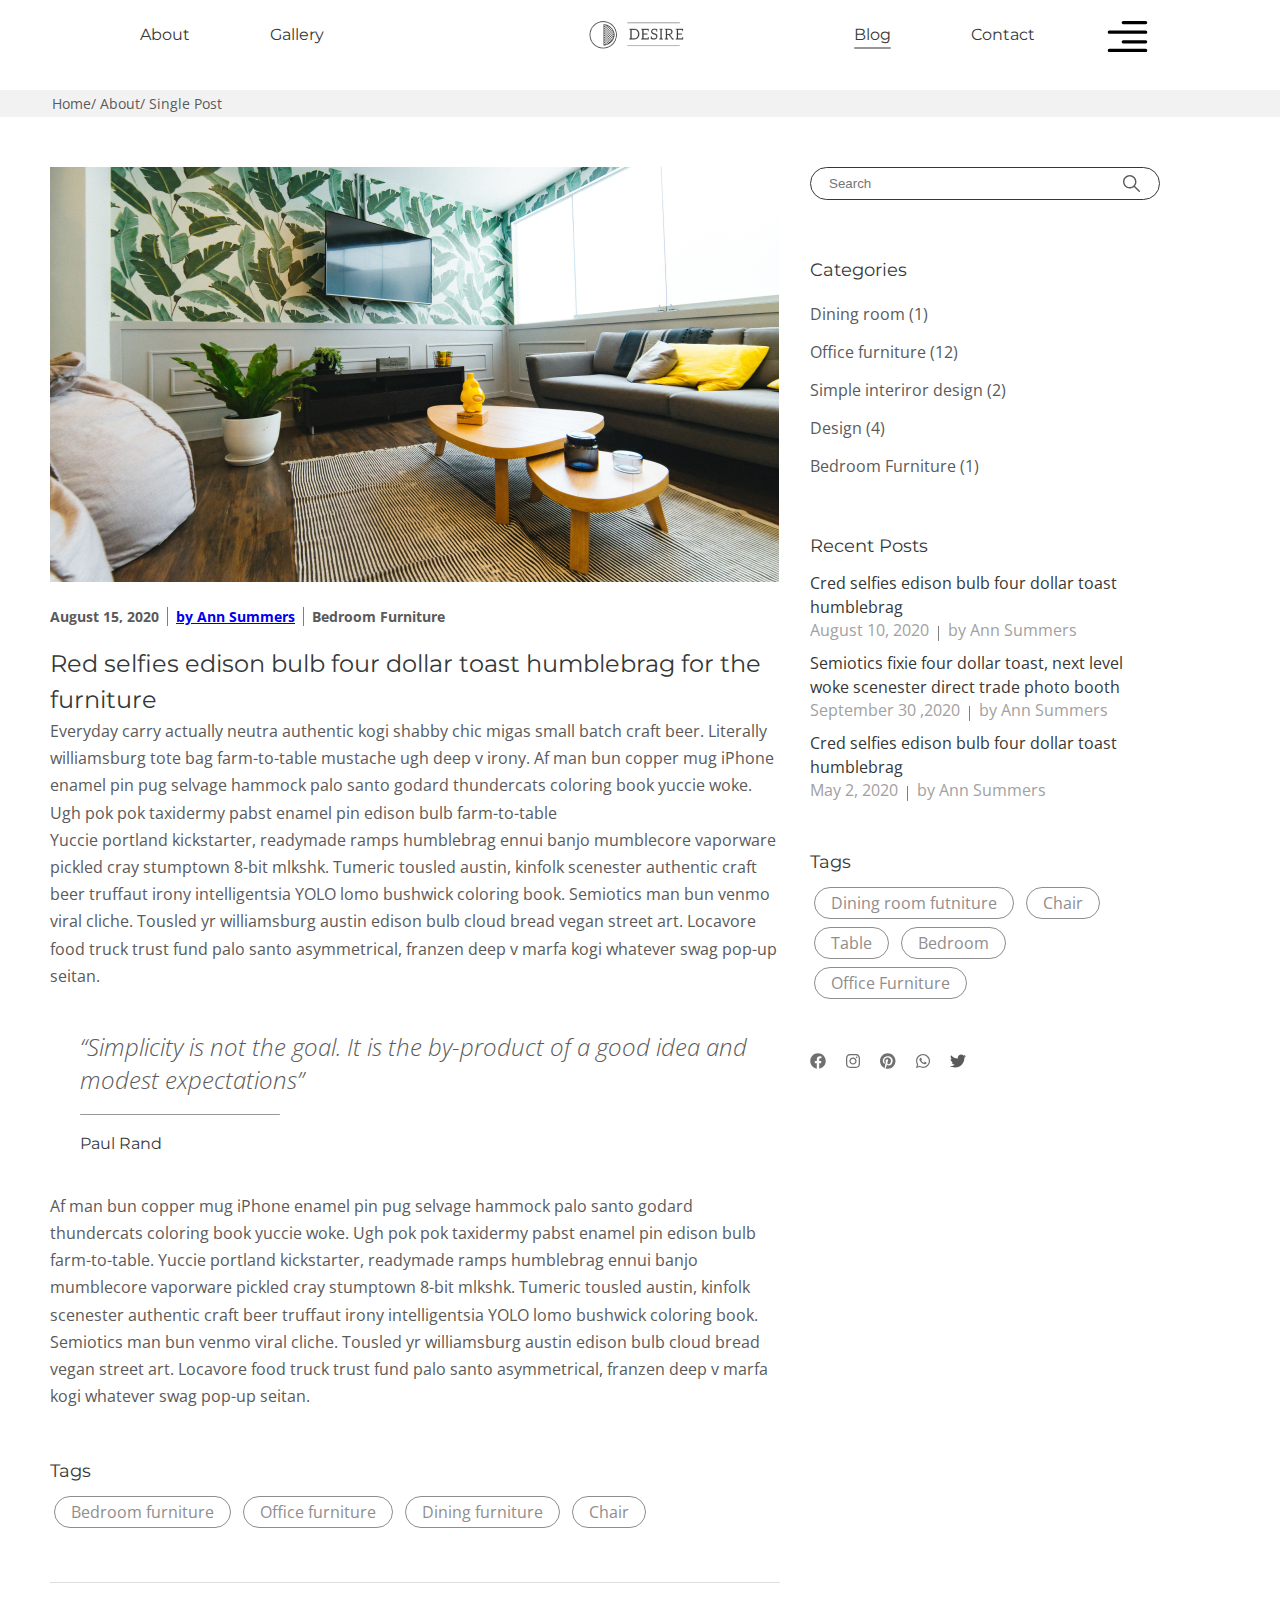
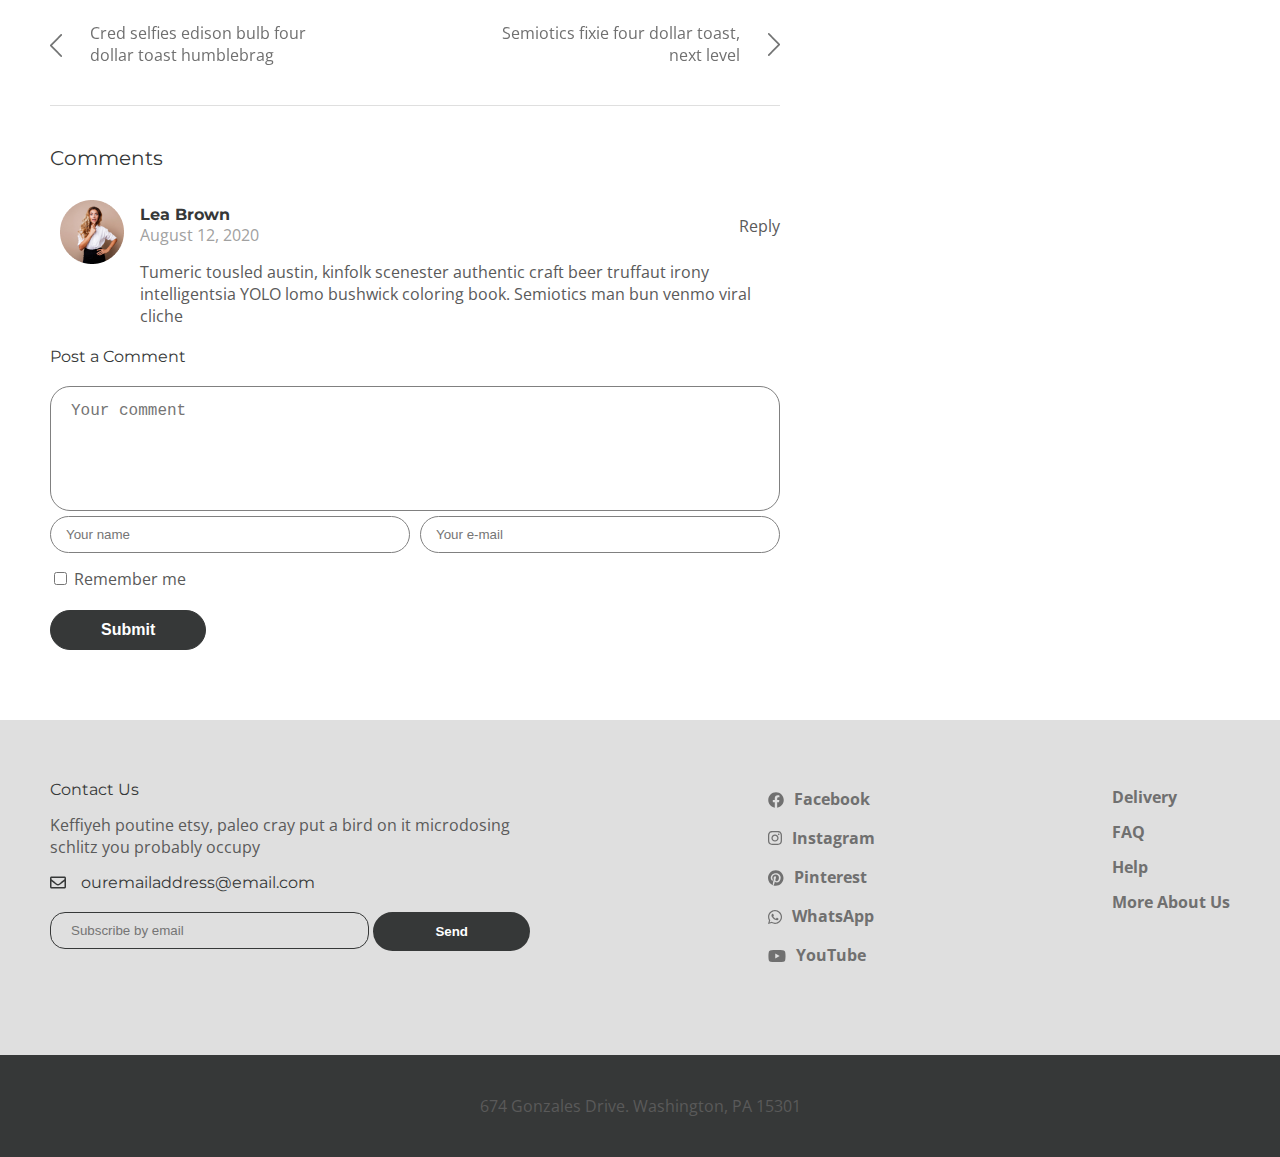
<file: Single_post.html>
<!DOCTYPE html>
<html lang="en">
<head>
    <meta charset="UTF-8">
    <title>Single Post</title>
    <meta name="viewport"
          content="width=device-width, user-scalable=no, initial-scale=1.0, maximum-scale=1.0, minimum-scale=1.0">
    <meta http-equiv="X-UA-Compatible" content="ie=edge">
    <link rel="icon" type="image/png" sizes="92x92" href="Favicon/1111111.png">
    <link rel="StyleSheet" href="Style/Single_post/Single_post.css">
    <link rel="preconnect" href="https://fonts.googleapis.com">
    <link rel="preconnect" href="https://fonts.gstatic.com" crossorigin>
    <link href="https://fonts.googleapis.com/css2?family=Montserrat:wght@700&family=Open+Sans:wght@400;600&display=swap" rel="stylesheet">

    <link
            rel="stylesheet"
            href="https://cdn.jsdelivr.net/npm/swiper@8/swiper-bundle.min.css"
    />

</head>
<body>
<header class="header">
    <nav class="nav">
        <div class="nav_block">
            <a class="nav_block_content"  href="/About.html" >About</a>
            <a class="nav_block_content" href="/Gallery.html" >Gallery</a>
        </div>
        <a class="nav_img" href="/Home.html"><img src="image/header/logo.png" alt="logo"></a>
        <div class="nav_block">
            <a class="nav_block_content" id="web-active" href="/Blog.html" >Blog</a>
            <a class="nav_block_content" href="#" >Contact</a>
            <button class="burger">
                <img src="image/header/icon_menu.svg" class="burger_svg" alt="burger">
            </button>
        </div>
    </nav>
</header>

<div class="breadcrumbs">
    <div class="container">
        <ul class="breadcrumbs_list">
            <li class="breadcrumbs_item">
                <a href="/Home.html" class="breadcrumbs_link">Home/</a>
            </li>
            <li class="breadcrumbs_item">
                <a href="/About.html" class="breadcrumbs_link">About/</a>
            </li>
            <li class="breadcrumbs_item">
                <a href="/Single_post.html" class="breadcrumbs_link">Single Post</a>
            </li>
        </ul>
    </div>
</div>

<section class="blog">
    <div class="container">
        <div class="blog_inner">
            <div class="blog_content">
                <div class="blog_page">
                    <div class="blog_content_post">
                        <div class="blog_img">
                            <img src="image/blog/page/furniture.jpg" alt="blog">
                        </div>
                        <div class="blog_description">
                            <span class="blog_description_date">August 15, 2020</span>
                            <a href="#" class="blog_description_author">by Ann Summers </a>
                            <div class="blog_description_design">Bedroom Furniture</div>
                        </div>
                        <div class="blog_content_info">
                            <div class="blog_content_info_title title">Red selfies edison bulb four dollar toast humblebrag for the furniture</div>
                            <p class="blog_content_info_text">Everyday carry actually neutra authentic kogi shabby chic migas small batch craft beer. Literally williamsburg tote bag farm-to-table mustache ugh deep v irony. Af man bun copper mug iPhone enamel pin pug selvage hammock palo santo godard thundercats coloring book yuccie woke. Ugh pok pok taxidermy pabst enamel pin edison bulb farm-to-table</p>
                            <p class="blog_content_info_text">Yuccie portland kickstarter, readymade ramps humblebrag ennui banjo mumblecore vaporware pickled cray stumptown 8-bit mlkshk. Tumeric tousled austin, kinfolk scenester authentic craft beer truffaut irony intelligentsia YOLO lomo bushwick coloring book. Semiotics man bun venmo viral cliche. Tousled yr williamsburg austin edison bulb cloud bread vegan street art. Locavore food truck trust fund palo santo asymmetrical, franzen deep v marfa kogi whatever swag pop-up seitan.</p>
                        </div>
                    </div>
                    <div class="blog_quote">
                        <div class="blog_quote_text">“Simplicity is not the goal. It is the by-product of a good idea and modest expectations”</div>
                        <div class="blog_quote_author title">Paul Rand</div>
                    </div>
                    <div class="blog_content_info">
                        <p class="blog_content_info_text">Af man bun copper mug iPhone enamel pin pug selvage hammock palo santo godard thundercats coloring book yuccie woke. Ugh pok pok taxidermy pabst enamel pin edison bulb farm-to-table.
                        Yuccie portland kickstarter, readymade ramps humblebrag ennui banjo mumblecore vaporware pickled cray stumptown 8-bit mlkshk. Tumeric tousled austin, kinfolk scenester authentic craft beer truffaut irony intelligentsia YOLO lomo bushwick coloring book. Semiotics man bun venmo viral cliche. Tousled yr williamsburg austin edison bulb cloud bread vegan street art. Locavore food truck trust fund palo santo asymmetrical, franzen deep v marfa kogi whatever swag pop-up seitan.</p>
                    </div>
                    <div class="blog_tags">
                        <div class="blog_tags_title title">Tags</div>
                        <a class="blog_tags_link" href="#">Bedroom furniture</a>
                        <a class="blog_tags_link" href="#">Office furniture</a>
                        <a class="blog_tags_link" href="#">Dining furniture</a>
                        <a class="blog_tags_link" href="#">Chair</a>
                    </div>
                    <div class="blog_previous">
                        <div class="swiper mySwiper">
                            <div class="swiper-wrapper">
                                <div class="swiper-slide blog_previous_content">
                                    <div class="blog_previous_block blog_previous_block_left">
                                        <div class="blog_previous_text">Cred selfies edison bulb four dollar toast humblebrag</div>
                                    </div>
                                    <div class="blog_previous_block blog_previous_block_right">
                                        <div class="blog_previous_text">Semiotics fixie four dollar toast, next level</div>
                                    </div>
                                </div>
                                <div class="swiper-slide blog_previous_content">
                                    <div class="blog_previous_block blog_previous_block_left">
                                        <div class="blog_previous_text">Cred selfies edison bulb four dollar toast humblebrag</div>
                                    </div>
                                    <div class="blog_previous_block blog_previous_block_right">
                                        <div class="blog_previous_text">Semiotics fixie four dollar toast, next level</div>
                                    </div>
                                </div>
                                <div class="swiper-slide blog_previous_content">
                                    <div class="blog_previous_block blog_previous_block_left">
                                        <div class="blog_previous_text">Cred selfies edison bulb four dollar toast humblebrag</div>
                                    </div>
                                    <div class="blog_previous_block blog_previous_block_right">
                                        <div class="blog_previous_text">Semiotics fixie four dollar toast, next level</div>
                                    </div>
                                </div>

                            </div>
                            <div class="swiper-custom-button-next swiper-custom-button"><img src="image/single_post/arrow.png" alt="arrow_swiper"> </div>
                            <div class="swiper-custom-button-prev swiper-custom-button"><img src="image/single_post/arrow.png" alt="arrow_swiper"> </div>
                        </div>
                    </div>
                    <div class="blog_comments">
                        <div class="blog_comments_title title">Comments</div>
                        <div class="blog_comments_content">
                            <div class="blog_comments_author"><img src="image/single_post/author_comments.png" alt="author"> </div>

                            <div class="blog_comments_content_block">
                                <div class="blog_comments_content_author_info">
                                    <div class="blog_comments_content_author_block">
                                        <a href="#" class="blog_comments_content_author_name">Lea Brown</a>
                                        <span class="blog_comments_content_author_date">August 12, 2020</span>
                                    </div>
                                    <div class="blog_comments_author_reply">Reply</div>
                                </div>
                                <p class="blog_comments_content_block_text">Tumeric tousled austin, kinfolk scenester authentic craft beer truffaut irony intelligentsia YOLO lomo bushwick coloring book. Semiotics man bun venmo viral cliche</p>
                            </div>
                        </div>
                    </div>
                    <div class="blog_comment">
                        <div class="blog_comment_title title">Post a Comment</div>
                        <div class="blog_comment_input">
                            <label>
                                <textarea class="blog_comment_input_text" placeholder="Your comment"></textarea>
                            </label>
                            <label class="blog_comment_input_label">
                                <input class="blog_comment_input_info" placeholder="Your name" type="text" name="username">
                                <input class="blog_comment_input_info" placeholder="Your e-mail" type="email">
                            </label>
                            <label class="blog_comment_input_checkbox_label" onmousedown="return false">
                                <input class="blog_comment_input_checkbox" type="checkbox"> Remember me
                            </label>
                            <label>
                                <input class="blog_comment_input_submit" type="submit" value="Submit">
                            </label>
                        </div>
                    </div>
                </div>

            </div>
            <div class="blog_search">
                <div class="blog_search_block">
                    <label class="blog_search_label">
                        <input class="blog_search_input" type="search" placeholder="Search">
                        <a class="blog_search_icon_link" href="#">
                            <img class="blog_search_icon" src="image/blog/search.svg" alt="search_icon">
                        </a>
                    </label>
                </div>
                <div class="blog_search_categories">
                    <div class="blog_search_categories_title title">Categories</div>
                    <a href="#" class="blog_search_categories_text">Dining room (1)</a>
                    <a href="#" class="blog_search_categories_text">Office furniture (12)</a>
                    <a href="#" class="blog_search_categories_text">Simple interiror design (2)</a>
                    <a href="#" class="blog_search_categories_text">Design (4)</a>
                    <a href="#" class="blog_search_categories_text">Bedroom Furniture (1)</a>
                </div>
                <div class="blog_search_posts">
                    <div class="blog_search_posts_title title">Recent Posts</div>

                    <div class="blog_search_posts_block">

                        <div class="blog_search_posts_content">
                            <a href="#" class="blog_search_posts_text">Cred selfies edison bulb four dollar toast humblebrag</a>
                            <div>
                                <span class="blog_search_posts_date">August 10, 2020</span>
                                <a href="#" class="blog_search_posts_author">by Ann Summers</a>
                            </div>
                        </div>

                        <div class="blog_search_posts_content">
                            <a href="#" class="blog_search_posts_text">Semiotics fixie four dollar toast, next level woke scenester direct trade photo booth</a>
                            <div>
                                <span class="blog_search_posts_date">September 30 ,2020</span>
                                <a href="#" class="blog_search_posts_author">by Ann Summers</a>
                            </div>
                        </div>


                        <div class="blog_search_posts_content">
                            <a href="#" class="blog_search_posts_text">Cred selfies edison bulb four dollar toast humblebrag</a>
                            <div>
                                <span class="blog_search_posts_date">May 2, 2020</span>
                                <a href="#" class="blog_search_posts_author">by Ann Summers</a>
                            </div>
                        </div>
                    </div>

                </div>
                <div class="blog_search_tags">
                    <div class="blog_search_tags_title title">Tags</div>
                    <a href="#" class="blog_search_tags_link">Dining room futniture</a>
                    <a href="#" class="blog_search_tags_link">Chair</a>
                    <a href="#" class="blog_search_tags_link">Table</a>
                    <a href="#" class="blog_search_tags_link">Bedroom</a>
                    <a href="#" class="blog_search_tags_link">Office Furniture</a>
                </div>
                <div class="blog_search_social">
                    <div class="blog_search_social_content">


                            <div class="blog_search_social_block facebook">

                                <svg display="none">
                                    <symbol viewBox="0 0 16 16" id="Blog_Facebook">
                                        <g>
                                            <path id="Blog_facebook" d="M15.75 8C15.75 3.71875 12.2812 0.25 8 0.25C3.71875 0.25 0.25 3.71875 0.25 8C0.25 11.875 3.0625 15.0938 6.78125 15.6562V10.25H4.8125V8H6.78125V6.3125C6.78125 4.375 7.9375 3.28125 9.6875 3.28125C10.5625 3.28125 11.4375 3.4375 11.4375 3.4375V5.34375H10.4688C9.5 5.34375 9.1875 5.9375 9.1875 6.5625V8H11.3438L11 10.25H9.1875V15.6562C12.9062 15.0938 15.75 11.875 15.75 8Z" fill="#707070"/>
                                        </g>
                                    </symbol>
                                </svg>
                                <svg style="width:16px; height:16px" >
                                    <a href="#" target="_blank"><use xlink:href="#Blog_Facebook"></use></a>
                                </svg>
                            </div>
                            <div class="blog_search_social_block inst">

                                <svg display="none">
                                    <symbol viewBox="0 0 14 15" id="Blog_Inst">
                                        <g>
                                            <path id="Blog_inst" d="M7 3.40625C5 3.40625 3.40625 5.03125 3.40625 7C3.40625 9 5 10.5938 7 10.5938C8.96875 10.5938 10.5938 9 10.5938 7C10.5938 5.03125 8.96875 3.40625 7 3.40625ZM7 9.34375C5.71875 9.34375 4.65625 8.3125 4.65625 7C4.65625 5.71875 5.6875 4.6875 7 4.6875C8.28125 4.6875 9.3125 5.71875 9.3125 7C9.3125 8.3125 8.28125 9.34375 7 9.34375ZM11.5625 3.28125C11.5625 2.8125 11.1875 2.4375 10.7188 2.4375C10.25 2.4375 9.875 2.8125 9.875 3.28125C9.875 3.75 10.25 4.125 10.7188 4.125C11.1875 4.125 11.5625 3.75 11.5625 3.28125ZM13.9375 4.125C13.875 3 13.625 2 12.8125 1.1875C12 0.375 11 0.125 9.875 0.0625C8.71875 0 5.25 0 4.09375 0.0625C2.96875 0.125 2 0.375 1.15625 1.1875C0.34375 2 0.09375 3 0.03125 4.125C-0.03125 5.28125 -0.03125 8.75 0.03125 9.90625C0.09375 11.0312 0.34375 12 1.15625 12.8438C2 13.6562 2.96875 13.9062 4.09375 13.9688C5.25 14.0312 8.71875 14.0312 9.875 13.9688C11 13.9062 12 13.6562 12.8125 12.8438C13.625 12 13.875 11.0312 13.9375 9.90625C14 8.75 14 5.28125 13.9375 4.125ZM12.4375 11.125C12.2188 11.75 11.7188 12.2188 11.125 12.4688C10.1875 12.8438 8 12.75 7 12.75C5.96875 12.75 3.78125 12.8438 2.875 12.4688C2.25 12.2188 1.78125 11.75 1.53125 11.125C1.15625 10.2188 1.25 8.03125 1.25 7C1.25 6 1.15625 3.8125 1.53125 2.875C1.78125 2.28125 2.25 1.8125 2.875 1.5625C3.78125 1.1875 5.96875 1.28125 7 1.28125C8 1.28125 10.1875 1.1875 11.125 1.5625C11.7188 1.78125 12.1875 2.28125 12.4375 2.875C12.8125 3.8125 12.7188 6 12.7188 7C12.7188 8.03125 12.8125 10.2188 12.4375 11.125Z" fill="#707070"/>
                                        </g>
                                    </symbol>
                                </svg>
                                <svg style="width:14px; height:15px" >
                                    <a href="#" target="_blank"><use xlink:href="#Blog_Inst"></use></a>
                                </svg>

                            </div>
                            <div class="blog_search_social_block pinterest">

                                <svg display="none">
                                    <symbol viewBox="0 0 16 16" id="Blog_Pinterest">
                                        <g>
                                            <path id="Blog_pinterest" d="M15.5 8C15.5 3.71875 12.0312 0.25 7.75 0.25C3.46875 0.25 0 3.71875 0 8C0 11.3125 2.03125 14.0938 4.90625 15.2188C4.84375 14.625 4.78125 13.6875 4.9375 13C5.09375 12.4062 5.84375 9.15625 5.84375 9.15625C5.84375 9.15625 5.625 8.6875 5.625 8C5.625 6.9375 6.25 6.125 7.03125 6.125C7.6875 6.125 8 6.625 8 7.21875C8 7.875 7.5625 8.875 7.34375 9.8125C7.1875 10.5625 7.75 11.1875 8.5 11.1875C9.875 11.1875 10.9375 9.75 10.9375 7.65625C10.9375 5.78125 9.59375 4.5 7.71875 4.5C5.5 4.5 4.21875 6.15625 4.21875 7.84375C4.21875 8.53125 4.46875 9.25 4.78125 9.625C4.84375 9.6875 4.84375 9.78125 4.84375 9.84375C4.78125 10.0938 4.625 10.625 4.625 10.7188C4.59375 10.875 4.5 10.9062 4.34375 10.8438C3.375 10.375 2.78125 8.96875 2.78125 7.8125C2.78125 5.375 4.5625 3.125 7.90625 3.125C10.5938 3.125 12.6875 5.0625 12.6875 7.625C12.6875 10.2812 11 12.4375 8.65625 12.4375C7.875 12.4375 7.125 12.0312 6.875 11.5312C6.875 11.5312 6.5 13.0312 6.40625 13.375C6.21875 14.0625 5.75 14.9062 5.4375 15.4062C6.15625 15.6562 6.9375 15.75 7.75 15.75C12.0312 15.75 15.5 12.2812 15.5 8Z" fill="#707070"/>
                                        </g>
                                    </symbol>
                                </svg>
                                <svg style="width:16px; height:16px" >
                                    <a href="#" target="_blank"><use xlink:href="#Blog_Pinterest"></use></a>
                                </svg>

                            </div>
                            <div class="blog_search_social_block whatsapp">

                                <svg display="none">
                                    <symbol viewBox="0 0 14 14" id="Blog_WhatsApp">
                                        <g>
                                            <path id="Blog_whatsapp" d="M11.875 2.0625C10.5938 0.75 8.84375 0 6.96875 0C3.15625 0 0.03125 3.125 0.03125 6.9375C0.03125 8.1875 0.375 9.375 0.96875 10.4062L0 14L3.65625 13.0625C4.6875 13.5938 5.8125 13.9062 6.96875 13.9062C10.8125 13.9062 14 10.7812 14 6.96875C14 5.09375 13.1875 3.375 11.875 2.0625ZM6.96875 12.7188C5.9375 12.7188 4.9375 12.4375 4.03125 11.9062L3.84375 11.7812L1.65625 12.375L2.25 10.25L2.09375 10.0312C1.53125 9.09375 1.21875 8.03125 1.21875 6.9375C1.21875 3.78125 3.8125 1.1875 7 1.1875C8.53125 1.1875 9.96875 1.78125 11.0625 2.875C12.1562 3.96875 12.8125 5.40625 12.8125 6.96875C12.8125 10.125 10.1562 12.7188 6.96875 12.7188ZM10.1562 8.40625C9.96875 8.3125 9.125 7.90625 8.96875 7.84375C8.8125 7.78125 8.6875 7.75 8.5625 7.9375C8.46875 8.09375 8.125 8.5 8.03125 8.625C7.90625 8.71875 7.8125 8.75 7.65625 8.65625C6.625 8.15625 5.96875 7.75 5.28125 6.59375C5.09375 6.28125 5.46875 6.3125 5.78125 5.65625C5.84375 5.53125 5.8125 5.4375 5.78125 5.34375C5.75 5.25 5.375 4.40625 5.25 4.0625C5.09375 3.71875 4.96875 3.75 4.84375 3.75C4.75 3.75 4.625 3.75 4.53125 3.75C4.40625 3.75 4.21875 3.78125 4.0625 3.96875C3.90625 4.15625 3.46875 4.5625 3.46875 5.40625C3.46875 6.28125 4.0625 7.09375 4.15625 7.21875C4.25 7.3125 5.375 9.0625 7.125 9.8125C8.21875 10.3125 8.65625 10.3438 9.21875 10.25C9.53125 10.2188 10.2188 9.84375 10.375 9.4375C10.5312 9.03125 10.5312 8.6875 10.4688 8.625C10.4375 8.53125 10.3125 8.5 10.1562 8.40625Z" fill="#707070"/>
                                        </g>
                                    </symbol>
                                </svg>
                                <svg style="width:14px; height:14px" >
                                    <a href="#" target="_blank"><use xlink:href="#Blog_WhatsApp"></use></a>
                                </svg>

                            </div>
                            <div class="blog_search_social_block twitter">
                                <svg display="none">
                                    <symbol viewBox="0 0 16 14" id="Blog_Twitter">
                                        <g>
                                            <path id="Blog_twitter" d="M14.3438 3.75C14.9688 3.28125 15.5312 2.71875 15.9688 2.0625C15.4062 2.3125 14.75 2.5 14.0938 2.5625C14.7812 2.15625 15.2812 1.53125 15.5312 0.75C14.9062 1.125 14.1875 1.40625 13.4688 1.5625C12.8438 0.90625 12 0.53125 11.0625 0.53125C9.25 0.53125 7.78125 2 7.78125 3.8125C7.78125 4.0625 7.8125 4.3125 7.875 4.5625C5.15625 4.40625 2.71875 3.09375 1.09375 1.125C0.8125 1.59375 0.65625 2.15625 0.65625 2.78125C0.65625 3.90625 1.21875 4.90625 2.125 5.5C1.59375 5.46875 1.0625 5.34375 0.625 5.09375V5.125C0.625 6.71875 1.75 8.03125 3.25 8.34375C3 8.40625 2.6875 8.46875 2.40625 8.46875C2.1875 8.46875 2 8.4375 1.78125 8.40625C2.1875 9.71875 3.40625 10.6562 4.84375 10.6875C3.71875 11.5625 2.3125 12.0938 0.78125 12.0938C0.5 12.0938 0.25 12.0625 0 12.0312C1.4375 12.9688 3.15625 13.5 5.03125 13.5C11.0625 13.5 14.3438 8.53125 14.3438 4.1875C14.3438 4.03125 14.3438 3.90625 14.3438 3.75Z" fill="#5A5A5A"/>
                                        </g>
                                    </symbol>
                                </svg>
                                <svg style="width:16px; height:14px">
                                    <a href="#" target="_blank"><use xlink:href="#Blog_Twitter"></use></a>
                                </svg>

                            </div>
                    </div>

                </div>
            </div>
        </div>
    </div>
</section>










<footer class="footer">
    <div class="footer_content">
        <div class="container">

            <div class="footer_content_inner">

                <div class="footer_contact">
                    <div class="footer_contact_title title">Contact Us</div>
                    <div class="footer_contact_text">Keffiyeh poutine etsy, paleo cray put a bird on it microdosing schlitz you probably occupy</div>
                    <a href="#" class="footer_contact_mail">
                        <img src="image/footer/mail.svg" alt="mail_icon">
                        <div class="footer_contact_mail_text">ouremailaddress@email.com</div>
                    </a>
                    <div class="footer_contact_subscribe">
                        <label>
                            <input class="footer_contact_subscribe_input" type="email" placeholder="Subscribe by email">
                        </label>
                        <label>
                            <input value="Send" type="submit" class="footer_contact_subscribe_btn">
                        </label>
                    </div>
                </div>
                <div class="footer_social">

                    <div class="footer_social_block facebook">

                        <svg display="none">
                            <symbol viewBox="0 0 16 16" id="Facebook">
                                <g>
                                    <path id="facebook" d="M15.75 8C15.75 3.71875 12.2812 0.25 8 0.25C3.71875 0.25 0.25 3.71875 0.25 8C0.25 11.875 3.0625 15.0938 6.78125 15.6562V10.25H4.8125V8H6.78125V6.3125C6.78125 4.375 7.9375 3.28125 9.6875 3.28125C10.5625 3.28125 11.4375 3.4375 11.4375 3.4375V5.34375H10.4688C9.5 5.34375 9.1875 5.9375 9.1875 6.5625V8H11.3438L11 10.25H9.1875V15.6562C12.9062 15.0938 15.75 11.875 15.75 8Z" fill="#707070"/>
                                </g>
                            </symbol>
                        </svg>
                        <svg style="width:16px; height:16px" >
                            <a href="#" target="_blank"><use xlink:href="#Facebook"></use></a>
                        </svg>
                        <a class="footer_social_link facebook_svg"  href="#" target="_blank">Facebook</a>
                    </div>
                    <div class="footer_social_block inst">

                        <svg display="none">
                            <symbol viewBox="0 0 14 15" id="Inst">
                                <g>
                                    <path id="inst" d="M7 3.40625C5 3.40625 3.40625 5.03125 3.40625 7C3.40625 9 5 10.5938 7 10.5938C8.96875 10.5938 10.5938 9 10.5938 7C10.5938 5.03125 8.96875 3.40625 7 3.40625ZM7 9.34375C5.71875 9.34375 4.65625 8.3125 4.65625 7C4.65625 5.71875 5.6875 4.6875 7 4.6875C8.28125 4.6875 9.3125 5.71875 9.3125 7C9.3125 8.3125 8.28125 9.34375 7 9.34375ZM11.5625 3.28125C11.5625 2.8125 11.1875 2.4375 10.7188 2.4375C10.25 2.4375 9.875 2.8125 9.875 3.28125C9.875 3.75 10.25 4.125 10.7188 4.125C11.1875 4.125 11.5625 3.75 11.5625 3.28125ZM13.9375 4.125C13.875 3 13.625 2 12.8125 1.1875C12 0.375 11 0.125 9.875 0.0625C8.71875 0 5.25 0 4.09375 0.0625C2.96875 0.125 2 0.375 1.15625 1.1875C0.34375 2 0.09375 3 0.03125 4.125C-0.03125 5.28125 -0.03125 8.75 0.03125 9.90625C0.09375 11.0312 0.34375 12 1.15625 12.8438C2 13.6562 2.96875 13.9062 4.09375 13.9688C5.25 14.0312 8.71875 14.0312 9.875 13.9688C11 13.9062 12 13.6562 12.8125 12.8438C13.625 12 13.875 11.0312 13.9375 9.90625C14 8.75 14 5.28125 13.9375 4.125ZM12.4375 11.125C12.2188 11.75 11.7188 12.2188 11.125 12.4688C10.1875 12.8438 8 12.75 7 12.75C5.96875 12.75 3.78125 12.8438 2.875 12.4688C2.25 12.2188 1.78125 11.75 1.53125 11.125C1.15625 10.2188 1.25 8.03125 1.25 7C1.25 6 1.15625 3.8125 1.53125 2.875C1.78125 2.28125 2.25 1.8125 2.875 1.5625C3.78125 1.1875 5.96875 1.28125 7 1.28125C8 1.28125 10.1875 1.1875 11.125 1.5625C11.7188 1.78125 12.1875 2.28125 12.4375 2.875C12.8125 3.8125 12.7188 6 12.7188 7C12.7188 8.03125 12.8125 10.2188 12.4375 11.125Z" fill="#707070"/>
                                </g>
                            </symbol>
                        </svg>
                        <svg style="width:14px; height:15px" >
                            <a href="#" target="_blank"><use xlink:href="#Inst"></use></a>
                        </svg>

                        <a class="footer_social_link inst_svg"  href="#" target="_blank">Instagram</a>
                    </div>
                    <div class="footer_social_block pinterest">

                        <svg display="none">
                            <symbol viewBox="0 0 16 16" id="Pinterest">
                                <g>
                                    <path id="pinterest" d="M15.5 8C15.5 3.71875 12.0312 0.25 7.75 0.25C3.46875 0.25 0 3.71875 0 8C0 11.3125 2.03125 14.0938 4.90625 15.2188C4.84375 14.625 4.78125 13.6875 4.9375 13C5.09375 12.4062 5.84375 9.15625 5.84375 9.15625C5.84375 9.15625 5.625 8.6875 5.625 8C5.625 6.9375 6.25 6.125 7.03125 6.125C7.6875 6.125 8 6.625 8 7.21875C8 7.875 7.5625 8.875 7.34375 9.8125C7.1875 10.5625 7.75 11.1875 8.5 11.1875C9.875 11.1875 10.9375 9.75 10.9375 7.65625C10.9375 5.78125 9.59375 4.5 7.71875 4.5C5.5 4.5 4.21875 6.15625 4.21875 7.84375C4.21875 8.53125 4.46875 9.25 4.78125 9.625C4.84375 9.6875 4.84375 9.78125 4.84375 9.84375C4.78125 10.0938 4.625 10.625 4.625 10.7188C4.59375 10.875 4.5 10.9062 4.34375 10.8438C3.375 10.375 2.78125 8.96875 2.78125 7.8125C2.78125 5.375 4.5625 3.125 7.90625 3.125C10.5938 3.125 12.6875 5.0625 12.6875 7.625C12.6875 10.2812 11 12.4375 8.65625 12.4375C7.875 12.4375 7.125 12.0312 6.875 11.5312C6.875 11.5312 6.5 13.0312 6.40625 13.375C6.21875 14.0625 5.75 14.9062 5.4375 15.4062C6.15625 15.6562 6.9375 15.75 7.75 15.75C12.0312 15.75 15.5 12.2812 15.5 8Z" fill="#707070"/>
                                </g>
                            </symbol>
                        </svg>
                        <svg style="width:16px; height:16px" >
                            <a href="#" target="_blank"><use xlink:href="#Pinterest"></use></a>
                        </svg>

                        <a class="footer_social_link pinterest_svg"  href="#" target="_blank">Pinterest</a>
                    </div>
                    <div class="footer_social_block whatsapp">

                        <svg display="none">
                            <symbol viewBox="0 0 14 14" id="WhatsApp">
                                <g>
                                    <path id="whatsapp" d="M11.875 2.0625C10.5938 0.75 8.84375 0 6.96875 0C3.15625 0 0.03125 3.125 0.03125 6.9375C0.03125 8.1875 0.375 9.375 0.96875 10.4062L0 14L3.65625 13.0625C4.6875 13.5938 5.8125 13.9062 6.96875 13.9062C10.8125 13.9062 14 10.7812 14 6.96875C14 5.09375 13.1875 3.375 11.875 2.0625ZM6.96875 12.7188C5.9375 12.7188 4.9375 12.4375 4.03125 11.9062L3.84375 11.7812L1.65625 12.375L2.25 10.25L2.09375 10.0312C1.53125 9.09375 1.21875 8.03125 1.21875 6.9375C1.21875 3.78125 3.8125 1.1875 7 1.1875C8.53125 1.1875 9.96875 1.78125 11.0625 2.875C12.1562 3.96875 12.8125 5.40625 12.8125 6.96875C12.8125 10.125 10.1562 12.7188 6.96875 12.7188ZM10.1562 8.40625C9.96875 8.3125 9.125 7.90625 8.96875 7.84375C8.8125 7.78125 8.6875 7.75 8.5625 7.9375C8.46875 8.09375 8.125 8.5 8.03125 8.625C7.90625 8.71875 7.8125 8.75 7.65625 8.65625C6.625 8.15625 5.96875 7.75 5.28125 6.59375C5.09375 6.28125 5.46875 6.3125 5.78125 5.65625C5.84375 5.53125 5.8125 5.4375 5.78125 5.34375C5.75 5.25 5.375 4.40625 5.25 4.0625C5.09375 3.71875 4.96875 3.75 4.84375 3.75C4.75 3.75 4.625 3.75 4.53125 3.75C4.40625 3.75 4.21875 3.78125 4.0625 3.96875C3.90625 4.15625 3.46875 4.5625 3.46875 5.40625C3.46875 6.28125 4.0625 7.09375 4.15625 7.21875C4.25 7.3125 5.375 9.0625 7.125 9.8125C8.21875 10.3125 8.65625 10.3438 9.21875 10.25C9.53125 10.2188 10.2188 9.84375 10.375 9.4375C10.5312 9.03125 10.5312 8.6875 10.4688 8.625C10.4375 8.53125 10.3125 8.5 10.1562 8.40625Z" fill="#707070"/>
                                </g>
                            </symbol>
                        </svg>
                        <svg style="width:14px; height:14px" >
                            <a href="#" target="_blank"><use xlink:href="#WhatsApp"></use></a>
                        </svg>


                        <a class="footer_social_link whatsapp_svg"  href="#" target="_blank">WhatsApp</a>
                    </div>
                    <div class="footer_social_block youtube">
                        <svg display="none">
                            <symbol viewBox="0 0 18 12" id="YouTube">
                                <g><path id="youtube" d="M17.1562 1.90625C16.9688 1.15625 16.375 0.5625 15.6562 0.375C14.3125 0 9 0 9 0C9 0 3.65625 0 2.3125 0.375C1.59375 0.5625 1 1.15625 0.8125 1.90625C0.4375 3.21875 0.4375 6.03125 0.4375 6.03125C0.4375 6.03125 0.4375 8.8125 0.8125 10.1562C1 10.9062 1.59375 11.4688 2.3125 11.6562C3.65625 12 9 12 9 12C9 12 14.3125 12 15.6562 11.6562C16.375 11.4688 16.9688 10.9062 17.1562 10.1562C17.5312 8.8125 17.5312 6.03125 17.5312 6.03125C17.5312 6.03125 17.5312 3.21875 17.1562 1.90625ZM7.25 8.5625V3.5L11.6875 6.03125L7.25 8.5625Z" fill="#707070"/></g>
                            </symbol>
                        </svg>
                        <svg style="width:18px; height:12px">
                            <a href="#" target="_blank"><use xlink:href="#YouTube"></use></a>
                        </svg>
                        <a class="footer_social_link youtube_svg"  href="#" target="_blank">YouTube</a>
                    </div>
                </div>
                <div class="footer_info">
                    <a class="footer_info_link" href="#">Delivery</a>
                    <a class="footer_info_link" href="#">FAQ</a>
                    <a class="footer_info_link" href="#">Help</a>
                    <a class="footer_info_link" href="#">More About Us</a>
                </div>
            </div>

        </div>
    </div>
    <div class="footer_copyright">674 Gonzales Drive.   Washington, PA 15301</div>
</footer>

<script src="https://cdn.jsdelivr.net/npm/swiper@8/swiper-bundle.min.js"></script>
<script src="JavaScript/Swiper.js"></script>
</body>
</file>
<file: Style/About/About.css>
* {
  box-sizing: border-box; }
  * h1, * h2, * h3, * h4, * p {
    margin: 0; }

#web-active:after {
  transform: scale(1, 1); }

body {
  background-color: white;
  color: #5A5A5A;
  font-size: 16px;
  margin: 0;
  font-family: "Open sans", sans-serif; }

.title {
  font-family: Montserrat, sans-serif;
  color: #363838; }

.container {
  max-width: 1110px;
  margin: 0 auto; }
  .container_fluid {
    max-width: 1920px;
    margin: 0 auto; }

header {
  padding: 20px 0;
  max-width: 1080px;
  margin: 0 auto; }

.nav {
  color: #363838;
  font-family: Montserrat, sans-serif;
  display: grid;
  grid-template-columns: 1fr 1fr 1fr;
  align-items: center; }
  .nav_block {
    align-items: center;
    display: flex; }
    .nav_block_content {
      color: #363838;
      text-decoration: none;
      margin: 0 40px 5px;
      line-height: 25px; }
      .nav_block_content:after {
        transition: 0.3s ease-out;
        content: "";
        display: block;
        width: 100%;
        height: 2px;
        background: #979797;
        position: relative;
        bottom: 0;
        border-radius: 1px;
        transform: scale(0, 1); }
      .nav_block_content:hover:after {
        transform: scale(1, 1); }
  .nav_img {
    justify-self: center; }

.burger {
  background-color: transparent;
  border: transparent; }
  .burger_svg {
    width: 93px;
    height: 31px;
    display: inline-block;
    cursor: pointer; }

.breadcrumbs {
  font-size: 14px;
  background: #f2f2f2;
  padding: 14px 405px; }

.placeholder_text {
  margin: 0 auto;
  font-size: 60px;
  width: 305px; }
.placeholder_bg {
  margin: 15px 0 0 0;
  width: 100%;
  height: 100%;
  background: url("/image/about/placeholder.jpg") no-repeat;
  padding: 160px 0; }

.About_info_block {
  line-height: 1.6; }
.About_info_title {
  font-size: 36px;
  margin-bottom: 19px;
  padding-bottom: 19px;
  max-width: 830px;
  position: relative; }
  .About_info_title::after {
    background: grey;
    width: 200px;
    height: 2px;
    content: "";
    bottom: 0;
    left: 0;
    right: 0;
    position: absolute; }
.About_info_text {
  margin-left: 285px;
  font-size: 16px; }
  .About_info_text p {
    padding: 5px 0; }

.video {
  margin: 80px 0;
  cursor: pointer; }
  .video a {
    max-width: 1920px; }
  .video_block {
    position: relative;
    width: 100%; }
  .video_play_button {
    margin-left: 5px; }
  .video_img {
    width: 100%; }
  .video_play_bg {
    width: 80px;
    height: 80px;
    background-color: rgba(54, 54, 54, 0.4);
    border-radius: 40px;
    justify-content: center;
    align-items: center;
    display: flex;
    position: absolute;
    margin: auto;
    left: 0;
    right: 0;
    top: 0;
    bottom: 0;
    transition: .3s; }
    .video_play_bg:hover {
      background-color: #1c1c1c;
      box-shadow: black 0 0 15px;
      transition: .3s; }

.details_inner {
  background: url("/image/about/chair_bg.jpg") no-repeat bottom;
  display: flex; }
.details_main {
  max-width: 825px;
  margin: 0 auto; }
.details_block_title {
  font-size: 36px;
  margin-bottom: 19px;
  padding-bottom: 19px;
  position: relative; }
  .details_block_title::after {
    background: #979797;
    width: 200px;
    height: 2px;
    content: "";
    bottom: 0;
    left: 0;
    right: 0;
    position: absolute;
    border-radius: 1px; }
.details_block_text {
  line-height: 1.7; }
.details_graphic {
  margin: 30px 0; }
  .details_graphic_content {
    display: flex;
    justify-content: space-between; }
    .details_graphic_content_title {
      margin-bottom: 36px;
      padding-bottom: 16px;
      position: relative; }
      .details_graphic_content_title::before {
        background: #ffff;
        width: 823px;
        height: 2px;
        content: "";
        bottom: 0;
        left: 0;
        right: 0;
        position: absolute;
        border-radius: 1px; }

#details_line_80::after {
  background: #363636;
  width: 700px;
  height: 2px;
  content: "";
  bottom: 0;
  left: 0;
  right: 0;
  position: absolute;
  border-radius: 1px; }

#details_line_70::after {
  background: #363636;
  width: 560px;
  height: 2px;
  content: "";
  bottom: 0;
  left: 0;
  right: 0;
  position: absolute;
  border-radius: 1px; }

#details_line_75::after {
  background: #363636;
  width: 640px;
  height: 2px;
  content: "";
  bottom: 0;
  left: 0;
  right: 0;
  position: absolute;
  border-radius: 1px; }

#details_line_40::after {
  background: #363636;
  width: 300px;
  height: 2px;
  content: "";
  bottom: 0;
  left: 0;
  right: 0;
  position: absolute;
  border-radius: 1px; }

.partners {
  padding: 10px 0; }
  .partners_block {
    display: flex;
    align-items: center;
    justify-content: center; }
    .partners_block_img {
      margin: 0 34px; }

.furniture_content {
  display: flex;
  margin: 80px 0 100px;
  max-width: 1920px;
  justify-content: center; }
.furniture_white {
  transition: .9s;
  left: 0;
  top: 0;
  position: absolute;
  background-color: white;
  opacity: 0;
  width: 100%;
  height: 100%; }
.furniture_img_block {
  margin: 0 10px;
  cursor: pointer;
  position: relative; }
.furniture_img_hover {
  opacity: 0;
  transition: .5s;
  width: 100%;
  left: 0;
  top: 40%;
  justify-content: center;
  text-align: center;
  position: absolute; }
.furniture_img_title {
  font-size: 20px;
  padding-bottom: 19px;
  margin-bottom: 19px;
  position: relative; }
.furniture_img_title::after {
  background: grey;
  width: 60%;
  margin: 0 auto;
  height: 1px;
  content: "";
  bottom: 0;
  left: 0;
  right: 0;
  position: absolute; }
.furniture_img_text {
  font-size: 14px; }

.furniture_img_block:hover .furniture_white {
  display: block;
  opacity: .6;
  transition: .9s; }
.furniture_img_block:hover .furniture_img_hover {
  display: block;
  opacity: 1;
  transition: .5s; }

.footer {
  text-align: center; }
  .footer_content {
    background-color: #DFDFDF;
    padding: 60px 0 80px;
    text-align: left; }
    .footer_content_inner {
      display: flex;
      justify-content: space-between; }
  .footer_contact {
    max-width: 480px; }
    .footer_contact_text {
      margin: 15px 0; }
    .footer_contact_mail {
      transition: .2s;
      display: flex;
      color: #363838;
      font-family: Montserrat, sans-serif;
      text-decoration: none; }
      .footer_contact_mail:hover {
        transition: .2s;
        color: white; }
      .footer_contact_mail_text {
        padding-left: 15px; }
    .footer_contact_subscribe {
      display: flex;
      justify-content: space-between;
      margin-top: 20px; }
      .footer_contact_subscribe_input {
        padding: 10px 120px 10px 20px;
        background-color: transparent;
        border: 1px #363838 solid;
        border-radius: 15px; }
        .footer_contact_subscribe_input:focus {
          border: 1px #363838 solid; }
      .footer_contact_subscribe_btn {
        background-color: #363838;
        color: white;
        padding: 10px 60px;
        border: 2px #363838 solid;
        border-radius: 20px;
        cursor: pointer;
        transition: .2s;
        font-weight: 700; }
        .footer_contact_subscribe_btn:hover {
          box-shadow: 0 0 15px #363838;
          transition: .2s; }
  .footer_social {
    display: flex;
    flex-direction: column; }
    .footer_social_block {
      display: flex;
      align-items: center;
      margin: 2px 0; }
    .footer_social_link {
      text-decoration: none;
      color: #707070;
      line-height: 35px;
      padding-left: 10px;
      font-weight: 700;
      transition: .2s; }
    .footer_social_svg {
      width: 15px;
      height: 15px; }
  .footer_info {
    display: flex;
    flex-direction: column; }
    .footer_info_link {
      line-height: 35px;
      text-decoration: none;
      color: #707070;
      font-weight: 700;
      transition: .2s; }
      .footer_info_link:hover {
        color: #363838;
        transition: .2s; }
  .footer_copyright {
    margin: 0 auto;
    background-color: #363838;
    padding: 40px 0; }

.facebook {
  transition: all; }
  .facebook:hover .facebook_svg {
    color: dodgerblue; }
  .facebook:hover #facebook {
    fill: dodgerblue; }

.inst {
  transition: all; }
  .inst:hover .inst_svg {
    color: #b92fc2; }
  .inst:hover #inst {
    fill: #b92fc2; }

.pinterest {
  transition: all; }
  .pinterest:hover .pinterest_svg {
    color: red; }
  .pinterest:hover #pinterest {
    fill: red; }

.whatsapp {
  transition: all; }
  .whatsapp:hover .whatsapp_svg {
    color: #1db41d; }
  .whatsapp:hover #whatsapp {
    fill: #1db41d; }

.youtube {
  transition: all; }
  .youtube:hover .youtube_svg {
    color: red; }
  .youtube:hover #youtube {
    fill: red; }
</file>
<file: Style/Blog/Blog.css>
ul {
  padding: 0; }

li::marker {
  content: ""; }

* {
  box-sizing: border-box; }
  * h1, * h2, * h3, * h4, * p {
    margin: 0; }

#web-active:after {
  transform: scale(1, 1); }

body {
  background-color: white;
  color: #5A5A5A;
  font-size: 16px;
  margin: 0;
  font-family: "Open sans", sans-serif; }

.title {
  font-family: Montserrat, sans-serif;
  color: #363838; }

.container {
  max-width: 1180px;
  margin: 0 auto; }
  .container_fluid {
    max-width: 1920px;
    margin: 0 auto; }

header {
  padding: 20px 0;
  max-width: 1080px;
  margin: 0 auto; }

.nav {
  color: #363838;
  font-family: Montserrat, sans-serif;
  display: grid;
  grid-template-columns: 1fr 1fr 1fr;
  align-items: center; }
  .nav_block {
    align-items: center;
    display: flex; }
    .nav_block_content {
      color: #363838;
      text-decoration: none;
      margin: 0 40px 5px;
      line-height: 25px; }
      .nav_block_content:after {
        transition: 0.3s ease-out;
        content: "";
        display: block;
        width: 100%;
        height: 2px;
        background: #979797;
        position: relative;
        bottom: 0;
        border-radius: 1px;
        transform: scale(0, 1); }
      .nav_block_content:hover:after {
        transform: scale(1, 1); }
  .nav_img {
    justify-self: center; }

.burger {
  background-color: transparent;
  border: transparent; }
  .burger_svg {
    width: 93px;
    height: 31px;
    display: inline-block;
    cursor: pointer; }

.breadcrumbs {
  width: 100%;
  font-size: 14px;
  background: #f2f2f2; }
  .breadcrumbs_list {
    display: flex;
    padding: 4px 0; }
  .breadcrumbs_link {
    text-decoration: none;
    color: #5A5A5A;
    padding: 0 2px; }

.blog {
  margin: 50px 0; }
  .blog_inner {
    display: flex; }
  .blog_content {
    max-width: 730px;
    text-align: left; }
    .blog_content_info_title {
      font-size: 24px;
      line-height: 1.5; }
    .blog_content_info_text {
      font-size: 16px;
      line-height: 1.7; }
  .blog_description {
    display: flex;
    margin: 20px 0;
    font-size: 14px;
    font-weight: 700; }
    .blog_description_author {
      padding: 0 8px;
      margin: 0 8px;
      border-left: grey solid 1px;
      border-right: grey solid 1px; }
  .blog_text {
    font-size: 24px; }
  .blog_quote {
    background: #f2f2f2;
    text-align: center;
    padding: 54px 64px;
    margin: 72px 0 82px; }
    .blog_quote_text {
      font-size: 24px;
      padding-bottom: 19px;
      margin-bottom: 19px;
      position: relative;
      font-style: italic;
      font-weight: 300; }
      .blog_quote_text::after {
        content: "";
        display: block;
        width: 200px;
        height: 1px;
        background: #979797;
        position: absolute;
        border-radius: 1px;
        right: 0;
        left: 0;
        bottom: 0;
        margin: 0 auto; }
  .blog_video {
    margin: 80px 0;
    cursor: pointer; }
    .blog_video a {
      max-width: 1920px; }
    .blog_video_block {
      position: relative;
      width: 100%; }
    .blog_video_play_button {
      margin-left: 5px; }
    .blog_video_img {
      width: 100%; }
    .blog_video_play_bg {
      width: 80px;
      height: 80px;
      background-color: rgba(54, 54, 54, 0.4);
      border-radius: 40px;
      justify-content: center;
      align-items: center;
      display: flex;
      position: absolute;
      margin: auto;
      left: 0;
      right: 0;
      top: 0;
      bottom: 0;
      transition: .3s; }
      .blog_video_play_bg:hover {
        background-color: #1c1c1c;
        box-shadow: black 0 0 15px;
        transition: .3s; }
  .blog_swiper {
    margin: 50px 0; }
  .blog_page_number {
    display: flex;
    justify-content: center;
    align-items: center; }
    .blog_page_number_arrow {
      cursor: pointer;
      margin: 0 12px; }
      .blog_page_number_arrow_disable {
        opacity: 0;
        cursor: default; }
    .blog_page_number_number {
      color: #707070;
      margin: 0 12px;
      text-decoration: none; }
      .blog_page_number_number_active {
        color: #363838;
        font-weight: 600; }
  .blog_search {
    margin: 0 30px;
    width: 350px; }
    .blog_search_input {
      padding: 8px 40px 8px 18px;
      border-radius: 50px;
      width: 350px;
      border: 1px solid #363838; }
    .blog_search_label {
      display: flex;
      align-items: center; }
    .blog_search_block {
      position: relative; }
    .blog_search:focus {
      border: transparent; }
    .blog_search_icon_link {
      right: 20px;
      position: absolute;
      bottom: 3px; }
    .blog_search_categories {
      margin: 45px 0;
      display: grid; }
      .blog_search_categories_title {
        font-size: 18px;
        margin: 14px 0; }
      .blog_search_categories_text {
        color: #5A5A5A;
        text-decoration: none;
        font-size: 16px;
        margin: 8px 0; }
        .blog_search_categories_text:hover {
          color: black; }
    .blog_search_posts {
      margin: 50px 0;
      max-width: 350px; }
      .blog_search_posts_title {
        margin-bottom: 14px;
        font-size: 18px; }
      .blog_search_posts_content {
        margin: 10px 0; }
      .blog_search_posts_text {
        color: #363838;
        line-height: 1.5;
        text-decoration: none; }
      .blog_search_posts_date {
        color: #A1A1A1;
        position: relative;
        padding-right: 10px;
        margin-right: 5px; }
        .blog_search_posts_date::after {
          content: "";
          position: absolute;
          width: 1px;
          height: 15px;
          background: grey;
          bottom: 0;
          right: 0; }
      .blog_search_posts_author {
        color: #A1A1A1;
        text-decoration: none; }
    .blog_search_tags {
      margin: 50px 0; }
      .blog_search_tags_title {
        font-size: 18px;
        margin-bottom: 10px; }
      .blog_search_tags_link {
        text-decoration: none;
        color: #8F8D8D;
        border: 1px solid #8F8D8D;
        border-radius: 30px;
        padding: 4px 16px;
        margin: 4px;
        display: inline-block;
        transition: .3s; }
        .blog_search_tags_link:hover {
          transition: .3s;
          color: #363838;
          border: 1px solid #FFEF35;
          background-color: #FFEF35; }
    .blog_search_social {
      display: flex;
      align-items: center; }
      .blog_search_social_content {
        display: flex; }
      .blog_search_social_block {
        display: flex;
        align-items: center;
        margin-right: 20px; }
      .blog_search_social_link {
        text-decoration: none;
        color: #707070;
        line-height: 35px;
        padding-left: 10px;
        font-weight: 700;
        transition: .2s; }
      .blog_search_social_svg {
        width: 15px;
        height: 15px; }

.swiper {
  align-items: center; }
  .swiper-custom-button-next {
    cursor: pointer;
    top: 50%;
    right: 16px;
    position: absolute;
    z-index: 9999; }
  .swiper-custom-button-prev {
    cursor: pointer;
    position: absolute;
    left: 16px;
    top: 50%;
    z-index: 9999; }
  .swiper_arrow {
    padding: 10px; }

#swiper_arrow_prev {
  transform: rotate(180deg); }

.footer {
  text-align: center; }
  .footer_content {
    background-color: #DFDFDF;
    padding: 60px 0 80px;
    text-align: left; }
    .footer_content_inner {
      display: flex;
      justify-content: space-between; }
  .footer_contact {
    max-width: 480px; }
    .footer_contact_text {
      margin: 15px 0; }
    .footer_contact_mail {
      transition: .2s;
      display: flex;
      color: #363838;
      font-family: Montserrat, sans-serif;
      text-decoration: none; }
      .footer_contact_mail:hover {
        transition: .2s;
        color: white; }
      .footer_contact_mail_text {
        padding-left: 15px; }
    .footer_contact_subscribe {
      display: flex;
      justify-content: space-between;
      margin-top: 20px; }
      .footer_contact_subscribe_input {
        padding: 10px 120px 10px 20px;
        background-color: transparent;
        border: 1px #363838 solid;
        border-radius: 15px; }
        .footer_contact_subscribe_input:focus {
          border: 1px #363838 solid; }
      .footer_contact_subscribe_btn {
        background-color: #363838;
        color: white;
        padding: 10px 60px;
        border: 2px #363838 solid;
        border-radius: 20px;
        cursor: pointer;
        transition: .2s;
        font-weight: 700; }
        .footer_contact_subscribe_btn:hover {
          box-shadow: 0 0 15px #363838;
          transition: .2s; }
  .footer_social {
    display: flex;
    flex-direction: column; }
    .footer_social_block {
      display: flex;
      align-items: center;
      margin: 2px 0; }
    .footer_social_link {
      text-decoration: none;
      color: #707070;
      line-height: 35px;
      padding-left: 10px;
      font-weight: 700;
      transition: .2s; }
    .footer_social_svg {
      width: 15px;
      height: 15px; }
  .footer_info {
    display: flex;
    flex-direction: column; }
    .footer_info_link {
      line-height: 35px;
      text-decoration: none;
      color: #707070;
      font-weight: 700;
      transition: .2s; }
      .footer_info_link:hover {
        color: #363838;
        transition: .2s; }
  .footer_copyright {
    margin: 0 auto;
    background-color: #363838;
    padding: 40px 0; }

.facebook {
  transition: all; }
  .facebook:hover .facebook_svg {
    color: dodgerblue; }
  .facebook:hover #facebook {
    fill: dodgerblue; }

.inst {
  transition: all; }
  .inst:hover .inst_svg {
    color: #b92fc2; }
  .inst:hover #inst {
    fill: #b92fc2; }

.pinterest {
  transition: all; }
  .pinterest:hover .pinterest_svg {
    color: red; }
  .pinterest:hover #pinterest {
    fill: red; }

.whatsapp {
  transition: all; }
  .whatsapp:hover .whatsapp_svg {
    color: #1db41d; }
  .whatsapp:hover #whatsapp {
    fill: #1db41d; }

.youtube {
  transition: all; }
  .youtube:hover .youtube_svg {
    color: red; }
  .youtube:hover #youtube {
    fill: red; }

.facebook {
  transition: all; }
  .facebook:hover #Blog_facebook {
    fill: dodgerblue; }

.inst {
  transition: all; }
  .inst:hover #Blog_inst {
    fill: #b92fc2; }

.pinterest {
  transition: all; }
  .pinterest:hover #Blog_pinterest {
    fill: red; }

.whatsapp {
  transition: all; }
  .whatsapp:hover #Blog_whatsapp {
    fill: #1db41d; }

.youtube {
  transition: all; }
  .youtube:hover #Blog_youtube {
    fill: red; }

.twitter {
  transition: all; }
  .twitter:hover #Blog_twitter {
    fill: deepskyblue; }
</file>
<file: Style/Contact/Contact.css>
ul {
  padding: 0; }

li::marker {
  content: ""; }

* {
  box-sizing: border-box; }
  * h1, * h2, * h3, * h4, * p {
    margin: 0; }

#web-active:after {
  transform: scale(1, 1); }

body {
  background-color: white;
  color: #5A5A5A;
  font-size: 16px;
  margin: 0;
  font-family: "Open sans", sans-serif; }

.title {
  font-family: Montserrat, sans-serif;
  color: #363838; }

.container {
  max-width: 1110px;
  margin: 0 auto; }
  .container_fluid {
    max-width: 1920px;
    margin: 0 auto; }

header {
  padding: 20px 0;
  max-width: 1080px;
  margin: 0 auto; }

.nav {
  color: #363838;
  font-family: Montserrat, sans-serif;
  display: grid;
  grid-template-columns: 1fr 1fr 1fr;
  align-items: center; }
  .nav_block {
    align-items: center;
    display: flex; }
    .nav_block_content {
      color: #363838;
      text-decoration: none;
      margin: 0 40px 5px;
      line-height: 25px; }
      .nav_block_content:after {
        transition: 0.3s ease-out;
        content: "";
        display: block;
        width: 100%;
        height: 2px;
        background: #979797;
        position: relative;
        bottom: 0;
        border-radius: 1px;
        transform: scale(0, 1); }
      .nav_block_content:hover:after {
        transform: scale(1, 1); }
  .nav_img {
    justify-self: center; }

.burger {
  background-color: transparent;
  border: transparent; }
  .burger_svg {
    width: 93px;
    height: 31px;
    display: inline-block;
    cursor: pointer; }

.breadcrumbs {
  position: absolute;
  opacity: .5;
  top: 0;
  width: 100%;
  font-size: 14px;
  background: #f2f2f2; }
  .breadcrumbs_list {
    display: flex;
    padding: 4px 0; }
  .breadcrumbs_link {
    text-decoration: none;
    color: #5A5A5A;
    padding: 0 2px; }

.Contact {
  margin: 50px 0 60px; }
  .Contact_title {
    font-size: 36px;
    position: relative;
    padding-bottom: 19px;
    margin-bottom: 19px; }
    .Contact_title::after {
      content: "";
      width: 200px;
      height: 2px;
      background-color: grey;
      position: absolute;
      bottom: 0;
      left: 0; }
  .Contact_content {
    margin-left: 280px; }
  .Contact_text {
    color: #A1A1A1;
    line-height: 1.7; }
  .Contact_info_block {
    margin: 20px 0; }
  .Contact_info_mail {
    margin: 20px 0;
    transition: .2s;
    display: flex;
    color: #363838;
    font-family: Montserrat, sans-serif;
    text-decoration: none; }
    .Contact_info_mail:hover {
      transition: .2s;
      color: grey; }
    .Contact_info_mail_text {
      padding-left: 15px; }
  .Contact_info_subscribe {
    display: flex;
    justify-content: space-between;
    margin-top: 20px; }
    .Contact_info_subscribe_input {
      padding: 10px 120px 10px 20px;
      background-color: transparent;
      border: 1px #363838 solid;
      border-radius: 15px; }
      .Contact_info_subscribe_input:focus {
        border: 1px #363838 solid; }
    .Contact_info_subscribe_btn {
      background-color: #363838;
      color: white;
      padding: 10px 60px;
      border: 2px #363838 solid;
      border-radius: 20px;
      cursor: pointer;
      transition: .2s;
      font-weight: 700; }
      .Contact_info_subscribe_btn:hover {
        box-shadow: 0 0 15px #363838;
        transition: .2s; }
  .Contact_from_input {
    display: grid;
    width: 830px; }
    .Contact_from_input_label {
      display: flex;
      align-items: center;
      justify-content: space-between; }
    .Contact_from_input_text {
      border: 1px grey solid;
      border-radius: 20px;
      width: 825px;
      height: 125px;
      padding: 15px 25px 40px 20px;
      font-size: 16px;
      margin: 10px 0; }
      .Contact_from_input_text:focus {
        color: #363838;
        border: none; }
    .Contact_from_input_info {
      border: 1px grey solid;
      border-radius: 20px;
      width: 407px;
      padding: 10px 15px; }
      .Contact_from_input_info:focus {
        color: #363838;
        border: none; }
    .Contact_from_input_submit {
      color: white;
      background-color: #363838;
      font-size: 16px;
      padding: 10px 60px;
      border: #363838 1px solid;
      border-radius: 20px;
      font-weight: 600; }
      .Contact_from_input_submit:hover {
        box-shadow: 0 0 15px #363838;
        transition: .2s;
        cursor: pointer; }
  .Contact_social {
    display: flex;
    align-items: center; }
    .Contact_social_content {
      display: flex; }
    .Contact_social_block {
      display: flex;
      align-items: center;
      margin: 20px 40px 20px 0; }
    .Contact_social_link {
      text-decoration: none;
      color: #707070;
      line-height: 35px;
      padding-left: 10px;
      font-weight: 700;
      transition: .2s; }
    .Contact_social_svg {
      width: 15px;
      height: 15px; }

textarea {
  resize: none; }

.map {
  position: relative; }
  .map_frame {
    display: flex;
    justify-content: center; }

.swiper-slide {
  display: flex; }

.furniture_slider {
  margin: 60px 28px; }
  .furniture_slider_block {
    margin-bottom: 35px; }
  .furniture_slider_img {
    margin: 0 3px; }
.furniture_white {
  transition: .9s;
  left: 0;
  top: 0;
  position: absolute;
  background-color: white;
  opacity: 0;
  width: 100%;
  height: 100%; }
.furniture_img_block {
  margin: 0 5px;
  cursor: pointer;
  position: relative; }
.furniture_img_hover {
  opacity: 0;
  transition: .5s;
  width: 100%;
  left: 0;
  top: 40%;
  justify-content: center;
  text-align: center;
  position: absolute; }
.furniture_img_title {
  font-size: 16px;
  position: relative; }

.furniture_img_block:hover .furniture_white {
  display: block;
  opacity: .6;
  transition: .9s; }
.furniture_img_block:hover .furniture_img_hover {
  display: block;
  opacity: 1;
  transition: .5s; }

.footer {
  text-align: center; }
  .footer_content {
    background-color: #DFDFDF;
    padding: 60px 0 80px;
    text-align: left; }
    .footer_content_inner {
      display: flex;
      justify-content: space-between; }
  .footer_contact {
    max-width: 480px; }
    .footer_contact_text {
      margin: 15px 0; }
    .footer_contact_mail {
      transition: .2s;
      display: flex;
      color: #363838;
      font-family: Montserrat, sans-serif;
      text-decoration: none; }
      .footer_contact_mail:hover {
        transition: .2s;
        color: white; }
      .footer_contact_mail_text {
        padding-left: 15px; }
    .footer_contact_subscribe {
      display: flex;
      justify-content: space-between;
      margin-top: 20px; }
      .footer_contact_subscribe_input {
        padding: 10px 120px 10px 20px;
        background-color: transparent;
        border: 1px #363838 solid;
        border-radius: 15px; }
        .footer_contact_subscribe_input:focus {
          border: 1px #363838 solid; }
      .footer_contact_subscribe_btn {
        background-color: #363838;
        color: white;
        padding: 10px 60px;
        border: 2px #363838 solid;
        border-radius: 20px;
        cursor: pointer;
        transition: .2s;
        font-weight: 700; }
        .footer_contact_subscribe_btn:hover {
          box-shadow: 0 0 15px #363838;
          transition: .2s; }
  .footer_social {
    display: flex;
    flex-direction: column; }
    .footer_social_block {
      display: flex;
      align-items: center;
      margin: 2px 0; }
    .footer_social_link {
      text-decoration: none;
      color: #707070;
      line-height: 35px;
      padding-left: 10px;
      font-weight: 700;
      transition: .2s; }
    .footer_social_svg {
      width: 15px;
      height: 15px; }
  .footer_info {
    display: flex;
    flex-direction: column; }
    .footer_info_link {
      line-height: 35px;
      text-decoration: none;
      color: #707070;
      font-weight: 700;
      transition: .2s; }
      .footer_info_link:hover {
        color: #363838;
        transition: .2s; }
  .footer_copyright {
    margin: 0 auto;
    background-color: #363838;
    padding: 40px 0; }

.facebook {
  transition: all; }
  .facebook:hover .facebook_svg {
    color: dodgerblue; }
  .facebook:hover #facebook {
    fill: dodgerblue; }

.inst {
  transition: all; }
  .inst:hover .inst_svg {
    color: #b92fc2; }
  .inst:hover #inst {
    fill: #b92fc2; }

.pinterest {
  transition: all; }
  .pinterest:hover .pinterest_svg {
    color: red; }
  .pinterest:hover #pinterest {
    fill: red; }

.whatsapp {
  transition: all; }
  .whatsapp:hover .whatsapp_svg {
    color: #1db41d; }
  .whatsapp:hover #whatsapp {
    fill: #1db41d; }

.youtube {
  transition: all; }
  .youtube:hover .youtube_svg {
    color: red; }
  .youtube:hover #youtube {
    fill: red; }

.facebook {
  transition: all; }
  .facebook:hover #Contact_facebook {
    fill: dodgerblue; }

.inst {
  transition: all; }
  .inst:hover #Contact_inst {
    fill: #b92fc2; }

.pinterest {
  transition: all; }
  .pinterest:hover #Contact_pinterest {
    fill: red; }

.whatsapp {
  transition: all; }
  .whatsapp:hover #Contact_whatsapp {
    fill: #1db41d; }

.youtube {
  transition: all; }
  .youtube:hover #Contact_youtube {
    fill: red; }
</file>
<file: Style/Gallery/Gallery.css>
ul {
  padding: 0; }

li::marker {
  content: ""; }

* {
  box-sizing: border-box; }
  * h1, * h2, * h3, * h4, * p {
    margin: 0; }

#web-active:after {
  transform: scale(1, 1); }

body {
  background-color: white;
  color: #5A5A5A;
  font-size: 16px;
  margin: 0;
  font-family: "Open sans", sans-serif; }

.title {
  font-family: Montserrat, sans-serif;
  color: #363838; }

.container {
  max-width: 1110px;
  margin: 0 auto; }
  .container_fluid {
    max-width: 1920px;
    margin: 0 auto; }

header {
  padding: 20px 0;
  max-width: 1080px;
  margin: 0 auto; }

.nav {
  color: #363838;
  font-family: Montserrat, sans-serif;
  display: grid;
  grid-template-columns: 1fr 1fr 1fr;
  align-items: center; }
  .nav_block {
    align-items: center;
    display: flex; }
    .nav_block_content {
      color: #363838;
      text-decoration: none;
      margin: 0 40px 5px;
      line-height: 25px; }
      .nav_block_content:after {
        transition: 0.3s ease-out;
        content: "";
        display: block;
        width: 100%;
        height: 2px;
        background: #979797;
        position: relative;
        bottom: 0;
        border-radius: 1px;
        transform: scale(0, 1); }
      .nav_block_content:hover:after {
        transform: scale(1, 1); }
  .nav_img {
    justify-self: center; }

.burger {
  background-color: transparent;
  border: transparent; }
  .burger_svg {
    width: 93px;
    height: 31px;
    display: inline-block;
    cursor: pointer; }

.breadcrumbs {
  width: 100%;
  font-size: 14px;
  background: #f2f2f2; }
  .breadcrumbs_list {
    display: flex;
    padding: 4px 0; }
  .breadcrumbs_link {
    text-decoration: none;
    color: #5A5A5A;
    padding: 0 2px; }

.work {
  padding: 60px 0; }
  .work_nav {
    justify-content: center;
    align-items: center;
    margin: 40px 0;
    display: flex; }
    .work_nav_link {
      opacity: .6;
      color: #363838;
      border: #363838 solid 1px;
      border-radius: 18px;
      padding: 8px 16px;
      margin: 0 12px;
      font-size: 14px;
      background-color: transparent;
      cursor: pointer;
      transition: .2s; }
      .work_nav_link:hover {
        opacity: 1;
        transition: .2s;
        border: #FFEF35 1px solid;
        background-color: #FFEF35; }
      .work_nav_link.active {
        transition: .5s;
        opacity: 1;
        border: #FFEF35;
        background-color: #FFEF35; }
  .work_container {
    display: flex; }
  .work_block {
    display: none;
    align-items: center;
    justify-content: center; }
    .work_block.active {
      display: block; }
  .work_img {
    margin: 10px; }
  .work_small_block {
    display: grid;
    grid-template-columns: auto auto; }

.footer {
  text-align: center; }
  .footer_content {
    background-color: #DFDFDF;
    padding: 60px 0 80px;
    text-align: left; }
    .footer_content_inner {
      display: flex;
      justify-content: space-between; }
  .footer_contact {
    max-width: 480px; }
    .footer_contact_text {
      margin: 15px 0; }
    .footer_contact_mail {
      transition: .2s;
      display: flex;
      color: #363838;
      font-family: Montserrat, sans-serif;
      text-decoration: none; }
      .footer_contact_mail:hover {
        transition: .2s;
        color: white; }
      .footer_contact_mail_text {
        padding-left: 15px; }
    .footer_contact_subscribe {
      display: flex;
      justify-content: space-between;
      margin-top: 20px; }
      .footer_contact_subscribe_input {
        padding: 10px 120px 10px 20px;
        background-color: transparent;
        border: 1px #363838 solid;
        border-radius: 15px; }
        .footer_contact_subscribe_input:focus {
          border: 1px #363838 solid; }
      .footer_contact_subscribe_btn {
        background-color: #363838;
        color: white;
        padding: 10px 60px;
        border: 2px #363838 solid;
        border-radius: 20px;
        cursor: pointer;
        transition: .2s;
        font-weight: 700; }
        .footer_contact_subscribe_btn:hover {
          box-shadow: 0 0 15px #363838;
          transition: .2s; }
  .footer_social {
    display: flex;
    flex-direction: column; }
    .footer_social_block {
      display: flex;
      align-items: center;
      margin: 2px 0; }
    .footer_social_link {
      text-decoration: none;
      color: #707070;
      line-height: 35px;
      padding-left: 10px;
      font-weight: 700;
      transition: .2s; }
    .footer_social_svg {
      width: 15px;
      height: 15px; }
  .footer_info {
    display: flex;
    flex-direction: column; }
    .footer_info_link {
      line-height: 35px;
      text-decoration: none;
      color: #707070;
      font-weight: 700;
      transition: .2s; }
      .footer_info_link:hover {
        color: #363838;
        transition: .2s; }
  .footer_copyright {
    margin: 0 auto;
    background-color: #363838;
    padding: 40px 0; }

.facebook {
  transition: all; }
  .facebook:hover .facebook_svg {
    color: dodgerblue; }
  .facebook:hover #facebook {
    fill: dodgerblue; }

.inst {
  transition: all; }
  .inst:hover .inst_svg {
    color: #b92fc2; }
  .inst:hover #inst {
    fill: #b92fc2; }

.pinterest {
  transition: all; }
  .pinterest:hover .pinterest_svg {
    color: red; }
  .pinterest:hover #pinterest {
    fill: red; }

.whatsapp {
  transition: all; }
  .whatsapp:hover .whatsapp_svg {
    color: #1db41d; }
  .whatsapp:hover #whatsapp {
    fill: #1db41d; }

.youtube {
  transition: all; }
  .youtube:hover .youtube_svg {
    color: red; }
  .youtube:hover #youtube {
    fill: red; }
</file>
<file: Style/Single_post/Single_post.css>
ul {
  padding: 0; }

li::marker {
  content: ""; }

* {
  box-sizing: border-box; }
  * h1, * h2, * h3, * h4, * p {
    margin: 0; }

#web-active:after {
  transform: scale(1, 1); }

body {
  background-color: white;
  color: #5A5A5A;
  font-size: 16px;
  margin: 0;
  font-family: "Open sans", sans-serif; }

.title {
  font-family: Montserrat, sans-serif;
  color: #363838; }

.container {
  max-width: 1180px;
  margin: 0 auto; }
  .container_fluid {
    max-width: 1920px;
    margin: 0 auto; }

header {
  padding: 20px 0;
  max-width: 1080px;
  margin: 0 auto; }

.nav {
  color: #363838;
  font-family: Montserrat, sans-serif;
  display: grid;
  grid-template-columns: 1fr 1fr 1fr;
  align-items: center; }
  .nav_block {
    align-items: center;
    display: flex; }
    .nav_block_content {
      color: #363838;
      text-decoration: none;
      margin: 0 40px 5px;
      line-height: 25px; }
      .nav_block_content:after {
        transition: 0.3s ease-out;
        content: "";
        display: block;
        width: 100%;
        height: 2px;
        background: #979797;
        position: relative;
        bottom: 0;
        border-radius: 1px;
        transform: scale(0, 1); }
      .nav_block_content:hover:after {
        transform: scale(1, 1); }
  .nav_img {
    justify-self: center; }

.burger {
  background-color: transparent;
  border: transparent; }
  .burger_svg {
    width: 93px;
    height: 31px;
    display: inline-block;
    cursor: pointer; }

.breadcrumbs {
  width: 100%;
  font-size: 14px;
  background: #f2f2f2; }
  .breadcrumbs_list {
    display: flex;
    padding: 4px 0; }
  .breadcrumbs_link {
    text-decoration: none;
    color: #5A5A5A;
    padding: 0 2px; }

.blog {
  margin: 50px 0; }
  .blog_inner {
    display: flex; }
  .blog_content {
    max-width: 730px;
    text-align: left; }
    .blog_content_info_title {
      font-size: 24px;
      line-height: 1.5; }
    .blog_content_info_text {
      font-size: 16px;
      line-height: 1.7; }
  .blog_description {
    display: flex;
    margin: 20px 0;
    font-size: 14px;
    font-weight: 700; }
    .blog_description_author {
      padding: 0 8px;
      margin: 0 8px;
      border-left: grey solid 1px;
      border-right: grey solid 1px; }
  .blog_text {
    font-size: 24px; }
  .blog_quote {
    text-align: left;
    margin: 40px 30px; }
    .blog_quote_text {
      font-size: 24px;
      padding-bottom: 19px;
      margin-bottom: 19px;
      position: relative;
      font-style: italic;
      font-weight: 300; }
      .blog_quote_text::after {
        content: "";
        display: block;
        width: 200px;
        height: 1px;
        background: #979797;
        position: absolute;
        border-radius: 1px;
        left: 0;
        bottom: 0; }
  .blog_tags {
    margin: 50px 0; }
    .blog_tags_title {
      font-size: 18px;
      margin-bottom: 10px; }
    .blog_tags_link {
      text-decoration: none;
      color: #8F8D8D;
      border: 1px solid #8F8D8D;
      border-radius: 30px;
      padding: 4px 16px;
      margin: 4px;
      display: inline-block;
      transition: .3s; }
      .blog_tags_link:hover {
        transition: .3s;
        color: #363838;
        border: 1px solid #FFEF35;
        background-color: #FFEF35; }
  .blog_previous {
    position: relative;
    margin: 40px 0;
    padding: 40px 0; }
    .blog_previous::before {
      content: "";
      width: 100%;
      background-color: #DFDFDF;
      height: 1px;
      position: absolute;
      top: 0; }
    .blog_previous::after {
      content: "";
      width: 100%;
      background-color: #DFDFDF;
      height: 1px;
      position: absolute;
      bottom: 0; }
    .blog_previous_content {
      display: flex;
      justify-content: space-between; }
    .blog_previous_block {
      max-width: 260px; }
      .blog_previous_block_right {
        text-align: right;
        margin-right: 40px; }
      .blog_previous_block_left {
        text-align: left;
        margin-left: 40px; }
    .blog_previous_text {
      color: #707070; }
  .blog_comments_title {
    font-size: 20px;
    margin-bottom: 20px; }
  .blog_comments_author {
    position: absolute;
    left: 0;
    top: 0;
    margin: 10px; }
  .blog_comments_content {
    position: relative; }
    .blog_comments_content_block {
      margin-left: 90px; }
      .blog_comments_content_block_text {
        font-size: 16px;
        max-width: 650px; }
    .blog_comments_content_author_info {
      display: flex;
      justify-content: space-between;
      align-items: center; }
    .blog_comments_content_author_block {
      display: grid;
      margin: 15px 0; }
    .blog_comments_content_author_name {
      color: #363838;
      font-size: 16px;
      text-decoration: none;
      font-weight: 700;
      font-family: Montserrat, sans-serif;
      transition: .3s; }
      .blog_comments_content_author_name:hover {
        transition: .3s;
        opacity: .7; }
    .blog_comments_content_author_date {
      color: #A1A1A1; }
    .blog_comments_content_author_reply {
      color: #707070; }
  .blog_comment {
    margin: 20px 0; }
    .blog_comment_title {
      font-size: 16px;
      margin-bottom: 20px; }
    .blog_comment_input {
      display: grid; }
      .blog_comment_input_label {
        display: flex;
        align-items: center;
        justify-content: space-between; }
      .blog_comment_input_checkbox_label {
        margin: 15px 0 20px; }
      .blog_comment_input_text {
        border: 1px grey solid;
        border-radius: 20px;
        width: 730px;
        height: 125px;
        padding: 15px 25px 40px 20px;
        font-size: 16px; }
        .blog_comment_input_text:focus {
          color: #363838;
          border: none; }
      .blog_comment_input_info {
        border: 1px grey solid;
        border-radius: 20px;
        width: 360px;
        padding: 10px 15px; }
        .blog_comment_input_info:focus {
          color: #363838;
          border: none; }
      .blog_comment_input_submit {
        color: white;
        background-color: #363838;
        font-size: 16px;
        padding: 10px 50px;
        border: #363838 1px solid;
        border-radius: 20px;
        font-weight: 600; }
        .blog_comment_input_submit:hover {
          box-shadow: 0 0 15px #363838;
          transition: .2s;
          cursor: pointer; }
  .blog_search {
    margin: 0 30px;
    width: 350px; }
    .blog_search_input {
      padding: 8px 40px 8px 18px;
      border-radius: 50px;
      width: 350px;
      border: 1px solid #363838; }
    .blog_search_label {
      display: flex;
      align-items: center; }
    .blog_search_block {
      position: relative; }
    .blog_search:focus {
      border: transparent; }
    .blog_search_icon_link {
      right: 20px;
      position: absolute;
      bottom: 3px; }
    .blog_search_categories {
      margin: 45px 0;
      display: grid; }
      .blog_search_categories_title {
        font-size: 18px;
        margin: 14px 0; }
      .blog_search_categories_text {
        color: #5A5A5A;
        text-decoration: none;
        font-size: 16px;
        margin: 8px 0; }
        .blog_search_categories_text:hover {
          color: black; }
    .blog_search_posts {
      margin: 50px 0;
      max-width: 350px; }
      .blog_search_posts_title {
        margin-bottom: 14px;
        font-size: 18px; }
      .blog_search_posts_content {
        margin: 10px 0; }
      .blog_search_posts_text {
        color: #363838;
        line-height: 1.5;
        text-decoration: none;
        transition: .3s; }
        .blog_search_posts_text:hover {
          transition: .3s;
          opacity: .5; }
      .blog_search_posts_date {
        color: #A1A1A1;
        position: relative;
        padding-right: 10px;
        margin-right: 5px; }
        .blog_search_posts_date::after {
          content: "";
          position: absolute;
          width: 1px;
          height: 15px;
          background: grey;
          bottom: 0;
          right: 0; }
      .blog_search_posts_author {
        color: #A1A1A1;
        text-decoration: none; }
    .blog_search_tags {
      margin: 50px 0; }
      .blog_search_tags_title {
        font-size: 18px;
        margin-bottom: 10px; }
      .blog_search_tags_link {
        text-decoration: none;
        color: #8F8D8D;
        border: 1px solid #8F8D8D;
        border-radius: 30px;
        padding: 4px 16px;
        margin: 4px;
        display: inline-block;
        transition: .3s; }
        .blog_search_tags_link:hover {
          transition: .3s;
          color: #363838;
          border: 1px solid #FFEF35;
          background-color: #FFEF35; }
    .blog_search_social {
      display: flex;
      align-items: center; }
      .blog_search_social_content {
        display: flex; }
      .blog_search_social_block {
        display: flex;
        align-items: center;
        margin-right: 20px; }
      .blog_search_social_link {
        text-decoration: none;
        color: #707070;
        line-height: 35px;
        padding-left: 10px;
        font-weight: 700;
        transition: .2s; }
      .blog_search_social_svg {
        width: 15px;
        height: 15px; }

textarea {
  resize: none; }

.swiper-wrapper {
  position: relative; }
.swiper-custom-button {
  color: #363838;
  cursor: pointer;
  position: absolute;
  z-index: 999; }
  .swiper-custom-button-next {
    right: 0;
    top: 25%; }
  .swiper-custom-button-prev {
    left: 0;
    top: 15%;
    transform: rotate(180deg); }

.footer {
  text-align: center; }
  .footer_content {
    background-color: #DFDFDF;
    padding: 60px 0 80px;
    text-align: left; }
    .footer_content_inner {
      display: flex;
      justify-content: space-between; }
  .footer_contact {
    max-width: 480px; }
    .footer_contact_text {
      margin: 15px 0; }
    .footer_contact_mail {
      transition: .2s;
      display: flex;
      color: #363838;
      font-family: Montserrat, sans-serif;
      text-decoration: none; }
      .footer_contact_mail:hover {
        transition: .2s;
        color: white; }
      .footer_contact_mail_text {
        padding-left: 15px; }
    .footer_contact_subscribe {
      display: flex;
      justify-content: space-between;
      margin-top: 20px; }
      .footer_contact_subscribe_input {
        padding: 10px 120px 10px 20px;
        background-color: transparent;
        border: 1px #363838 solid;
        border-radius: 15px; }
        .footer_contact_subscribe_input:focus {
          border: 1px #363838 solid; }
      .footer_contact_subscribe_btn {
        background-color: #363838;
        color: white;
        padding: 10px 60px;
        border: 2px #363838 solid;
        border-radius: 20px;
        cursor: pointer;
        transition: .2s;
        font-weight: 700; }
        .footer_contact_subscribe_btn:hover {
          box-shadow: 0 0 15px #363838;
          transition: .2s; }
  .footer_social {
    display: flex;
    flex-direction: column; }
    .footer_social_block {
      display: flex;
      align-items: center;
      margin: 2px 0; }
    .footer_social_link {
      text-decoration: none;
      color: #707070;
      line-height: 35px;
      padding-left: 10px;
      font-weight: 700;
      transition: .2s; }
    .footer_social_svg {
      width: 15px;
      height: 15px; }
  .footer_info {
    display: flex;
    flex-direction: column; }
    .footer_info_link {
      line-height: 35px;
      text-decoration: none;
      color: #707070;
      font-weight: 700;
      transition: .2s; }
      .footer_info_link:hover {
        color: #363838;
        transition: .2s; }
  .footer_copyright {
    margin: 0 auto;
    background-color: #363838;
    padding: 40px 0; }

.facebook {
  transition: all; }
  .facebook:hover .facebook_svg {
    color: dodgerblue; }
  .facebook:hover #facebook {
    fill: dodgerblue; }

.inst {
  transition: all; }
  .inst:hover .inst_svg {
    color: #b92fc2; }
  .inst:hover #inst {
    fill: #b92fc2; }

.pinterest {
  transition: all; }
  .pinterest:hover .pinterest_svg {
    color: red; }
  .pinterest:hover #pinterest {
    fill: red; }

.whatsapp {
  transition: all; }
  .whatsapp:hover .whatsapp_svg {
    color: #1db41d; }
  .whatsapp:hover #whatsapp {
    fill: #1db41d; }

.youtube {
  transition: all; }
  .youtube:hover .youtube_svg {
    color: red; }
  .youtube:hover #youtube {
    fill: red; }

.facebook {
  transition: all; }
  .facebook:hover #Blog_facebook {
    fill: dodgerblue; }

.inst {
  transition: all; }
  .inst:hover #Blog_inst {
    fill: #b92fc2; }

.pinterest {
  transition: all; }
  .pinterest:hover #Blog_pinterest {
    fill: red; }

.whatsapp {
  transition: all; }
  .whatsapp:hover #Blog_whatsapp {
    fill: #1db41d; }

.youtube {
  transition: all; }
  .youtube:hover #Blog_youtube {
    fill: red; }

.twitter {
  transition: all; }
  .twitter:hover #Blog_twitter {
    fill: deepskyblue; }
</file>
